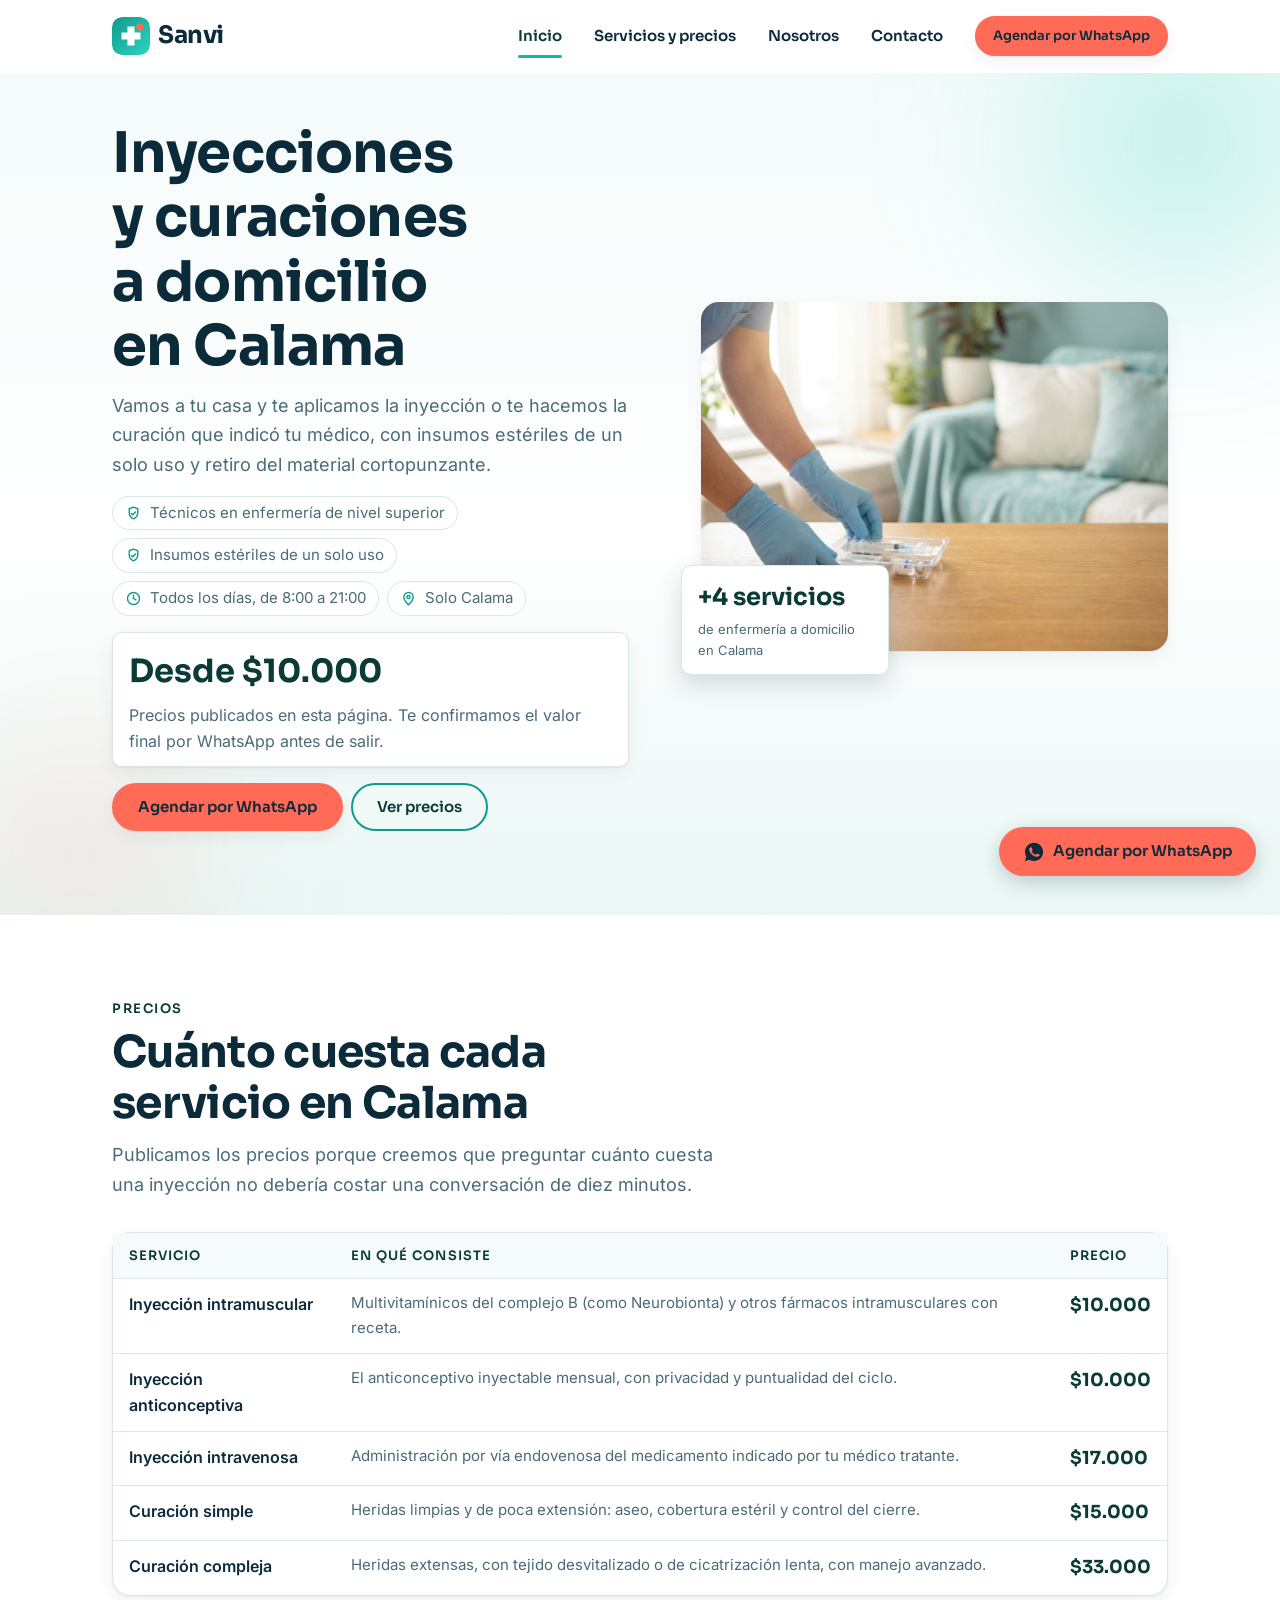
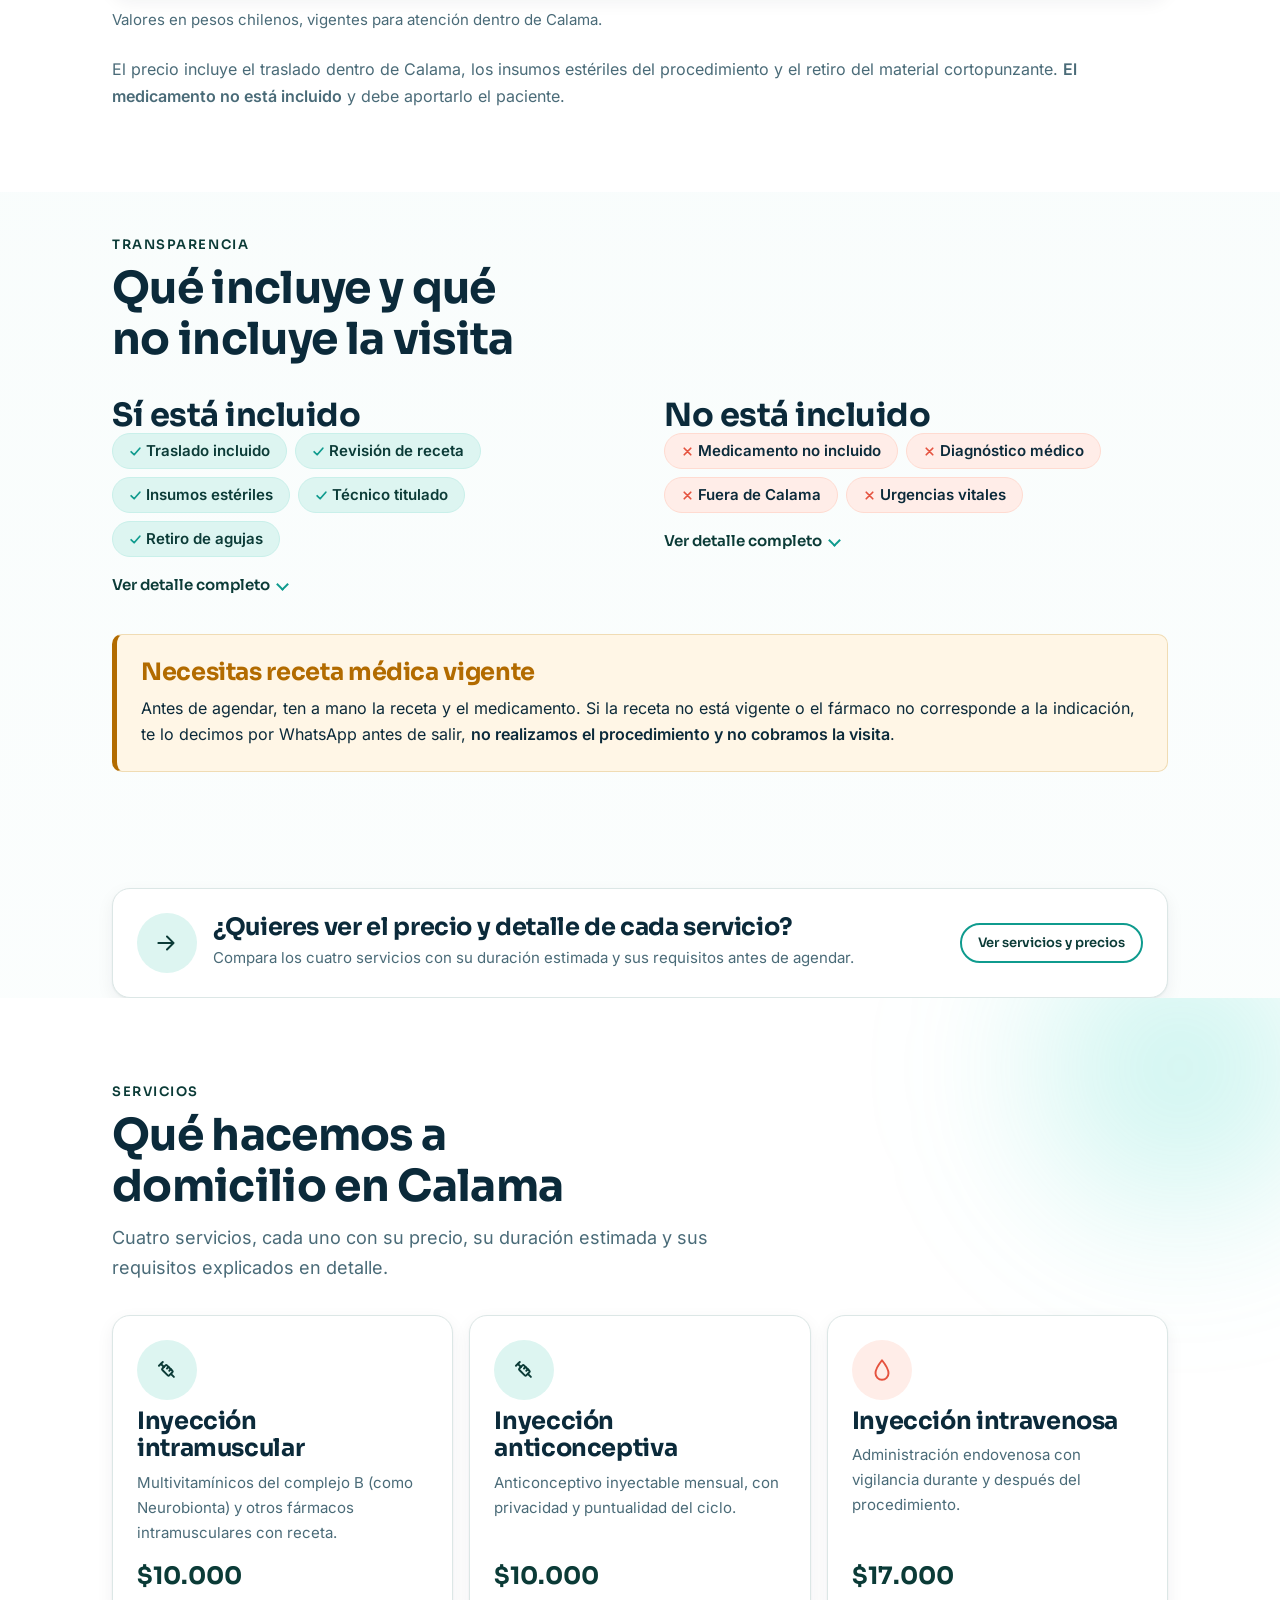
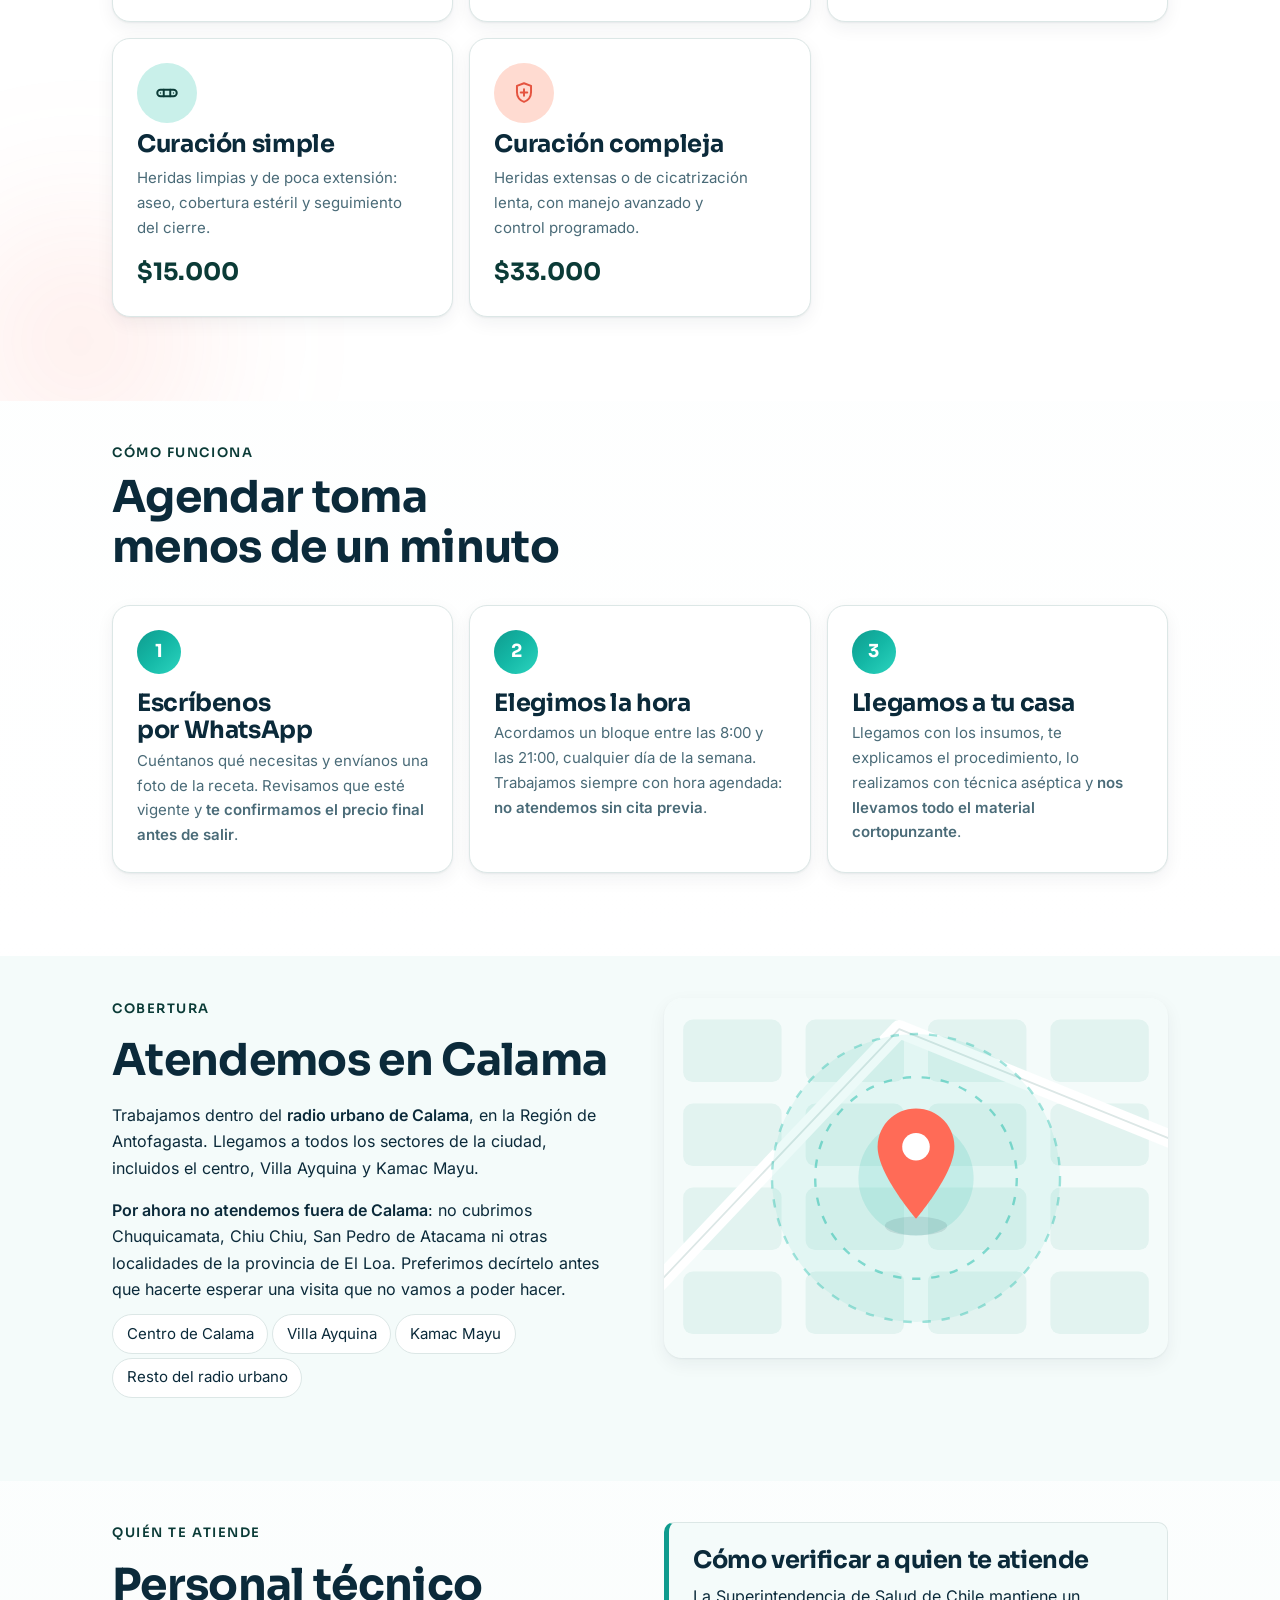
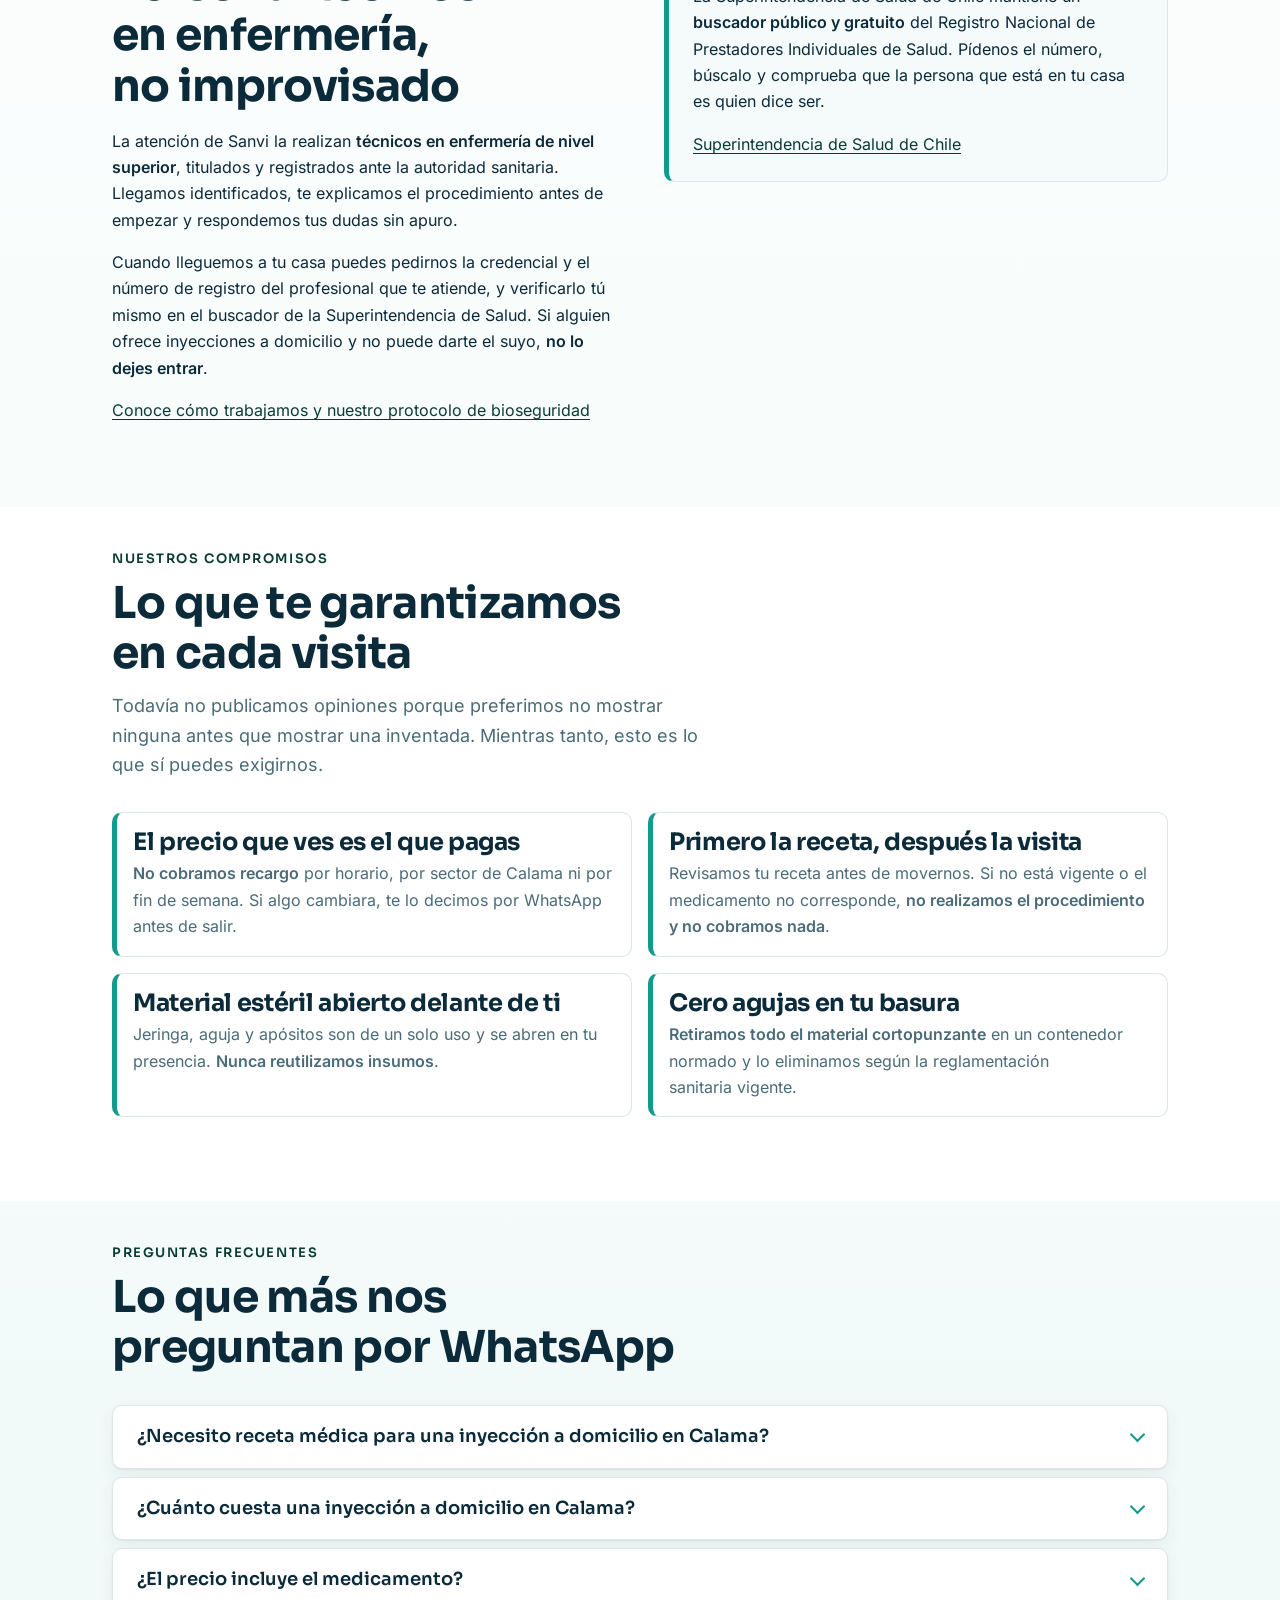
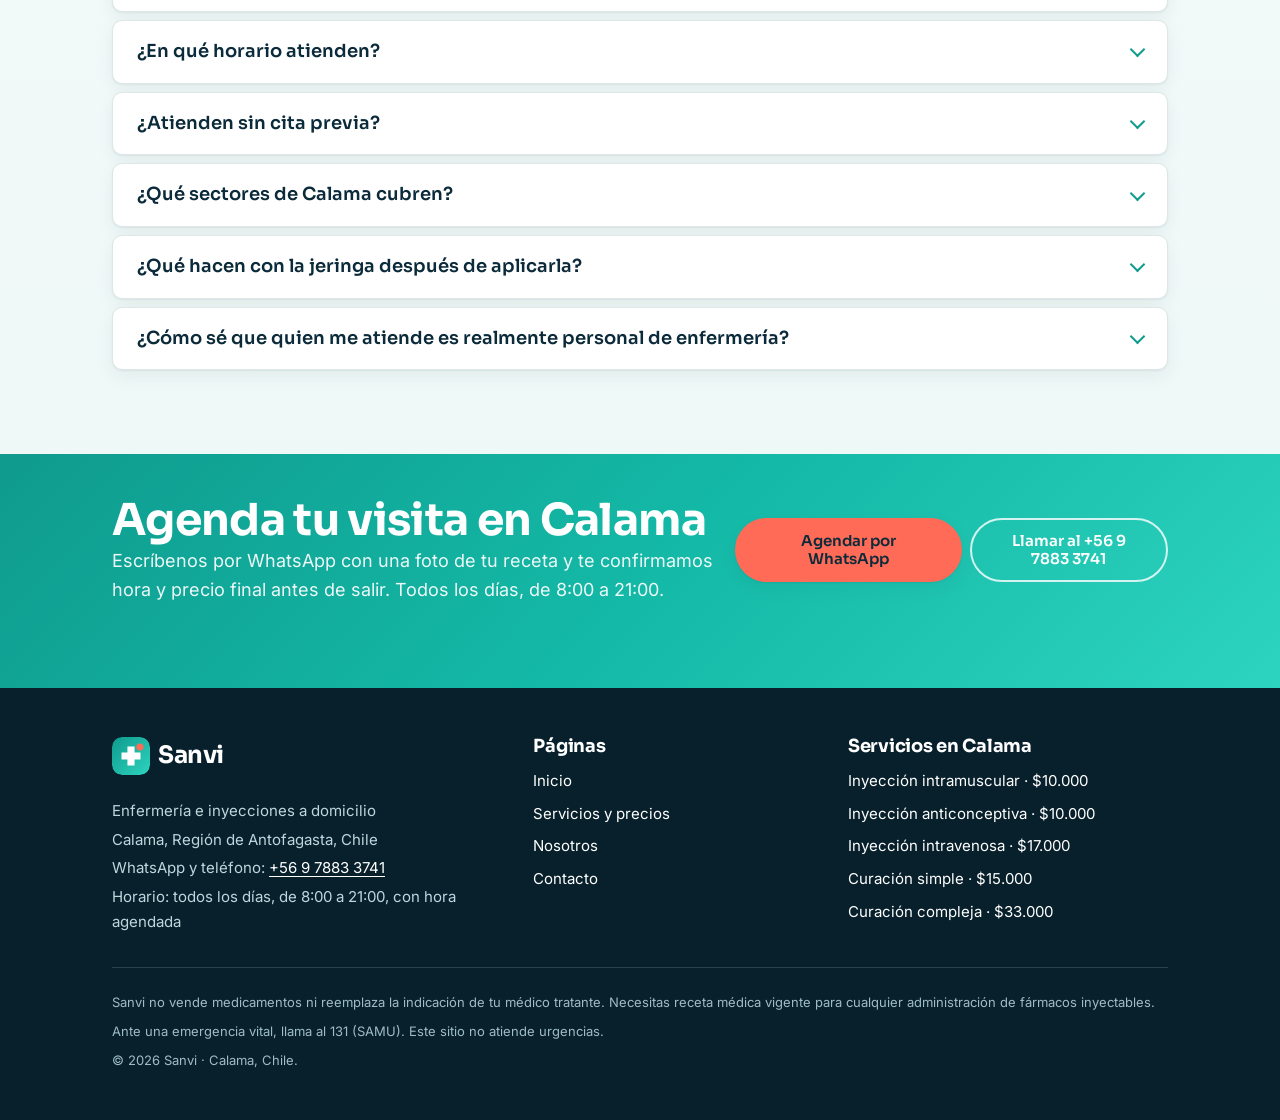
<file: sitio-sanvi/index.html>
<!DOCTYPE html>
<html lang="es-CL">
<head>
  <meta charset="utf-8">
  <meta name="viewport" content="width=device-width, initial-scale=1">
  <title>Sanvi | Enfermeria e inyecciones a domicilio en Calama</title>
  <meta name="description" content="Enfermeria e inyecciones a domicilio en Calama. Intramuscular $10.000, intravenosa $17.000 y curaciones. Atencion de 8:00 a 21:00 con hora agendada.">
  <meta name="robots" content="index, follow, max-image-preview:large">
  <meta name="theme-color" content="#0F9B8E">
  <link rel="canonical" href="https://sanvi.cl/">

  <meta property="og:type" content="website">
  <meta property="og:locale" content="es_CL">
  <meta property="og:site_name" content="Sanvi">
  <meta property="og:url" content="https://sanvi.cl/">
  <meta property="og:title" content="Sanvi | Enfermeria e inyecciones a domicilio en Calama">
  <meta property="og:description" content="Enfermeria e inyecciones a domicilio en Calama. Intramuscular $10.000, intravenosa $17.000 y curaciones. Atencion de 8:00 a 21:00 con hora agendada.">
  <meta property="og:image" content="https://sanvi.cl/assets/img/og-sanvi.png">
  <meta property="og:image:width" content="1200">
  <meta property="og:image:height" content="630">
  <meta property="og:image:alt" content="Sanvi — Enfermería e inyecciones a domicilio en Calama">
  <meta name="twitter:card" content="summary_large_image">

  <link rel="preload" as="font" type="font/woff2" crossorigin href="assets/fonts/inter-latin.woff2">
  <link rel="preload" as="font" type="font/woff2" crossorigin href="assets/fonts/sora-latin.woff2">

  <link rel="stylesheet" href="assets/css/base.css">
  <link rel="stylesheet" href="assets/css/components.css">
  <link rel="stylesheet" href="assets/css/pages.css">
  <link rel="icon" href="assets/img/favicon.svg" type="image/svg+xml">
  <link rel="apple-touch-icon" href="assets/img/apple-touch-icon.png">
  <script type="application/ld+json">
{
  "@context": "https://schema.org",
  "@graph": [
    {
      "@type": "MedicalBusiness",
      "@id": "https://sanvi.cl/#business",
      "additionalType": ["https://schema.org/Nursing", "https://www.wikidata.org/wiki/Q1145306"],
      "name": "Sanvi",
      "alternateName": "Sanvi Enfermería a Domicilio Calama",
      "description": "Servicio móvil de enfermería a domicilio en Calama: inyecciones intramusculares e intravenosas y curaciones simples y complejas, realizadas por técnicos en enfermería de nivel superior. Atención todos los días de 8:00 a 21:00, con hora agendada.",
      "url": "https://sanvi.cl/",
      "logo": {
        "@type": "ImageObject",
        "@id": "https://sanvi.cl/#logo",
        "url": "https://sanvi.cl/assets/img/logo-sanvi.png",
        "width": 512,
        "height": 512,
        "caption": "Sanvi, enfermería a domicilio en Calama"
      },
      "image": "https://sanvi.cl/assets/img/og-sanvi.png",
      "telephone": "+56978833741",
      "priceRange": "$$",
      "currenciesAccepted": "CLP",
      "medicalSpecialty": "Nursing",
      "isAcceptingNewPatients": true,
      "address": {
        "@type": "PostalAddress",
        "addressLocality": "Calama",
        "addressRegion": "Antofagasta",
        "postalCode": "1390000",
        "addressCountry": "CL"
      },
      "geo": {"@type": "GeoCoordinates", "latitude": -22.4667, "longitude": -68.9333},
      "areaServed": {
        "@type": "City",
        "name": "Calama",
        "sameAs": "https://www.wikidata.org/wiki/Q233264"
      },
      "serviceArea": {
        "@type": "GeoCircle",
        "geoMidpoint": {"@type": "GeoCoordinates", "latitude": -22.4667, "longitude": -68.9333},
        "geoRadius": "12000"
      },
      "openingHoursSpecification": [
        {
          "@type": "OpeningHoursSpecification",
          "dayOfWeek": ["Monday", "Tuesday", "Wednesday", "Thursday", "Friday", "Saturday", "Sunday"],
          "opens": "08:00",
          "closes": "21:00"
        }
      ],
      "availableLanguage": [{"@type": "Language", "name": "Spanish", "alternateName": "es"}],
      "knowsAbout": [
        "Inyección intramuscular a domicilio",
        "Inyección anticonceptiva a domicilio",
        "Inyección intravenosa a domicilio",
        "Curación de heridas simples",
        "Curación de heridas complejas",
        "Complejo vitamínico B",
        "Anticonceptivo inyectable mensual",
        "Enfermería a domicilio en Calama"
      ],
      "contactPoint": [
        {
          "@type": "ContactPoint",
          "contactType": "customer service",
          "telephone": "+56978833741",
          "availableLanguage": "es",
          "areaServed": "CL"
        }
      ],
      "hasOfferCatalog": {"@id": "https://sanvi.cl/#catalogo"}
    },
    {
      "@type": "OfferCatalog",
      "@id": "https://sanvi.cl/#catalogo",
      "name": "Servicios de enfermería a domicilio en Calama",
      "itemListElement": [
        {"@type": "Offer", "position": 1, "priceCurrency": "CLP", "price": "10000", "availability": "https://schema.org/InStock", "url": "https://sanvi.cl/inyeccion-intramuscular.html", "itemOffered": {"@id": "https://sanvi.cl/inyeccion-intramuscular.html#service"}},
        {"@type": "Offer", "position": 2, "priceCurrency": "CLP", "price": "10000", "availability": "https://schema.org/InStock", "url": "https://sanvi.cl/inyeccion-anticonceptiva.html", "itemOffered": {"@id": "https://sanvi.cl/inyeccion-anticonceptiva.html#service"}},
        {"@type": "Offer", "position": 3, "priceCurrency": "CLP", "price": "17000", "availability": "https://schema.org/InStock", "url": "https://sanvi.cl/inyeccion-intravenosa.html", "itemOffered": {"@id": "https://sanvi.cl/inyeccion-intravenosa.html#service"}},
        {"@type": "Offer", "position": 4, "priceCurrency": "CLP", "price": "15000", "availability": "https://schema.org/InStock", "url": "https://sanvi.cl/curacion-simple.html", "itemOffered": {"@id": "https://sanvi.cl/curacion-simple.html#service"}},
        {"@type": "Offer", "position": 5, "priceCurrency": "CLP", "price": "33000", "availability": "https://schema.org/InStock", "url": "https://sanvi.cl/curacion-compleja.html", "itemOffered": {"@id": "https://sanvi.cl/curacion-compleja.html#service"}}
      ]
    },
    {
      "@type": "Service",
      "@id": "https://sanvi.cl/inyeccion-intramuscular.html#service",
      "name": "Inyección intramuscular a domicilio en Calama",
      "serviceType": "Administración de inyección intramuscular",
      "description": "Aplicación a domicilio de medicamentos por vía intramuscular en Calama, incluidos multivitamínicos del complejo B (como Neurobionta) y otros fármacos intramusculares con receta. No incluye el anticonceptivo inyectable mensual, que tiene su propia página. Requiere receta médica vigente. No incluye la venta del medicamento.",
      "url": "https://sanvi.cl/inyeccion-intramuscular.html",
      "provider": {"@id": "https://sanvi.cl/#business"},
      "areaServed": {"@type": "City", "name": "Calama", "sameAs": "https://www.wikidata.org/wiki/Q233264"},
      "offers": {"@type": "Offer", "priceCurrency": "CLP", "price": "10000", "availability": "https://schema.org/InStock", "url": "https://sanvi.cl/inyeccion-intramuscular.html", "eligibleRegion": {"@type": "City", "name": "Calama"}}
    },
    {
      "@type": "Service",
      "@id": "https://sanvi.cl/inyeccion-anticonceptiva.html#service",
      "name": "Inyección anticonceptiva a domicilio en Calama",
      "serviceType": "Administración de anticonceptivo inyectable mensual",
      "description": "Aplicación a domicilio del anticonceptivo inyectable mensual en Calama, con privacidad y puntualidad del ciclo. Requiere receta médica vigente. No incluye la venta del medicamento.",
      "url": "https://sanvi.cl/inyeccion-anticonceptiva.html",
      "provider": {"@id": "https://sanvi.cl/#business"},
      "areaServed": {"@type": "City", "name": "Calama", "sameAs": "https://www.wikidata.org/wiki/Q233264"},
      "offers": {"@type": "Offer", "priceCurrency": "CLP", "price": "10000", "availability": "https://schema.org/InStock", "url": "https://sanvi.cl/inyeccion-anticonceptiva.html", "eligibleRegion": {"@type": "City", "name": "Calama"}}
    },
    {
      "@type": "Service",
      "@id": "https://sanvi.cl/inyeccion-intravenosa.html#service",
      "name": "Inyección intravenosa a domicilio en Calama",
      "serviceType": "Administración de medicamento por vía intravenosa",
      "description": "Administración a domicilio de medicamentos por vía endovenosa en Calama, con vigilancia durante y después del procedimiento. Requiere receta médica vigente que especifique la vía intravenosa. No incluye la venta del medicamento.",
      "url": "https://sanvi.cl/inyeccion-intravenosa.html",
      "provider": {"@id": "https://sanvi.cl/#business"},
      "areaServed": {"@type": "City", "name": "Calama", "sameAs": "https://www.wikidata.org/wiki/Q233264"},
      "offers": {"@type": "Offer", "priceCurrency": "CLP", "price": "17000", "availability": "https://schema.org/InStock", "url": "https://sanvi.cl/inyeccion-intravenosa.html", "eligibleRegion": {"@type": "City", "name": "Calama"}}
    },
    {
      "@type": "Service",
      "@id": "https://sanvi.cl/curacion-simple.html#service",
      "name": "Curación simple de heridas a domicilio en Calama",
      "serviceType": "Curación de herida simple",
      "description": "Curación a domicilio de heridas limpias y de poca extensión en Calama: valoración, aseo con suero fisiológico, cobertura estéril, indicaciones de cuidado y retiro del material contaminado.",
      "url": "https://sanvi.cl/curacion-simple.html",
      "provider": {"@id": "https://sanvi.cl/#business"},
      "areaServed": {"@type": "City", "name": "Calama", "sameAs": "https://www.wikidata.org/wiki/Q233264"},
      "offers": {"@type": "Offer", "priceCurrency": "CLP", "price": "15000", "availability": "https://schema.org/InStock", "url": "https://sanvi.cl/curacion-simple.html", "eligibleRegion": {"@type": "City", "name": "Calama"}}
    },
    {
      "@type": "Service",
      "@id": "https://sanvi.cl/curacion-compleja.html#service",
      "name": "Curación compleja de heridas a domicilio en Calama",
      "serviceType": "Curación avanzada de herida compleja",
      "description": "Curación a domicilio en Calama de heridas extensas, profundas o de cicatrización lenta, como úlceras por presión y pie diabético: valoración, aseo, manejo del tejido no viable cuando está indicado, cobertura avanzada y registro de la evolución. Requiere indicación médica.",
      "url": "https://sanvi.cl/curacion-compleja.html",
      "provider": {"@id": "https://sanvi.cl/#business"},
      "areaServed": {"@type": "City", "name": "Calama", "sameAs": "https://www.wikidata.org/wiki/Q233264"},
      "offers": {"@type": "Offer", "priceCurrency": "CLP", "price": "33000", "availability": "https://schema.org/InStock", "url": "https://sanvi.cl/curacion-compleja.html", "eligibleRegion": {"@type": "City", "name": "Calama"}}
    },
    {
      "@type": "WebSite",
      "@id": "https://sanvi.cl/#website",
      "url": "https://sanvi.cl/",
      "name": "Sanvi",
      "inLanguage": "es-CL",
      "publisher": {"@id": "https://sanvi.cl/#business"}
    },
    {
      "@type": "WebPage",
      "@id": "https://sanvi.cl/#webpage",
      "url": "https://sanvi.cl/",
      "name": "Inyecciones a domicilio en Calama | Sanvi Enfermería",
      "description": "Inyecciones y curaciones a domicilio en Calama, aplicadas por técnicos en enfermería de nivel superior. Desde $10.000. Agenda por WhatsApp, de 8:00 a 21:00.",
      "inLanguage": "es-CL",
      "isPartOf": {"@id": "https://sanvi.cl/#website"},
      "about": {"@id": "https://sanvi.cl/#business"},
      "primaryImageOfPage": {"@id": "https://sanvi.cl/#logo"},
      "datePublished": "2026-09-05",
      "dateModified": "2026-10-07",
      "breadcrumb": {"@id": "https://sanvi.cl/#breadcrumb"}
    },
    {
      "@type": "BreadcrumbList",
      "@id": "https://sanvi.cl/#breadcrumb",
      "itemListElement": [
        {"@type": "ListItem", "position": 1, "name": "Inicio", "item": "https://sanvi.cl/"}
      ]
    }
  ]
}
  </script>
</head>
<body>
<a class="skip-link" href="#main">Saltar al contenido</a>
<header class="site-header" id="site-header">
  <div class="container site-header__inner">
    <a class="brand" href="index.html">
      <svg class="brand__mark" viewBox="0 0 64 64" width="38" height="38" aria-hidden="true" focusable="false">
        <defs><linearGradient id="brandHead" x1="0" y1="0" x2="1" y2="1">
          <stop offset="0" stop-color="#0F9B8E"/><stop offset="1" stop-color="#2DD4BF"/>
        </linearGradient></defs>
        <rect width="64" height="64" rx="16" fill="url(#brandHead)"/>
        <path d="M26 16h12v10h10v12H38v10H26V38H16V26h10z" fill="#fff"/>
        <circle cx="47" cy="17" r="6" fill="#FF6B57"/>
      </svg>
      <span class="brand__name">Sanvi</span>
    </a>
    <button class="nav-toggle" type="button" aria-expanded="false" aria-controls="site-nav">
      <span class="nav-toggle__bars" aria-hidden="true"></span>
      <span class="sr-only">Abrir menú de navegación</span>
    </button>
    <nav class="site-nav" id="site-nav" aria-label="Navegación principal">
      <ul class="site-nav__list">
        <li><a href="index.html" aria-current="page">Inicio</a></li>
        <li><a href="servicios.html">Servicios y precios</a></li>
        <li><a href="nosotros.html">Nosotros</a></li>
        <li><a href="contacto.html">Contacto</a></li>
      </ul>
      <a class="btn btn--primary btn--sm site-nav__cta" href="https://wa.me/56978833741?text=Hola%20Sanvi%2C%20quiero%20agendar%20una%20atenci%C3%B3n%20de%20enfermer%C3%ADa%20a%20domicilio%20en%20Calama.">Agendar por WhatsApp</a>
    </nav>
  </div>
</header>
<main id="main">

  <section class="hero bg-blobs">
    <div class="container hero__grid">
      <div>
        <h1>Inyecciones y curaciones a domicilio en Calama</h1>
        <p class="lede">Vamos a tu casa y te aplicamos la inyección o te hacemos la curación que indicó tu médico, con insumos estériles de un solo uso y retiro del material cortopunzante.</p>
        <ul class="badge-row hero__badges">
          <li class="badge badge--icon"><svg class="badge__icon" viewBox="0 0 24 24" width="17" height="17" fill="none" stroke="currentColor" stroke-width="2" stroke-linecap="round" stroke-linejoin="round" aria-hidden="true" focusable="false"><path d="M12 3 18 5.3 V10.5 C18 15 15 18.2 12 19.5 9 18.2 6 15 6 10.5 V5.3 Z"/><path d="M9.2 12 11 13.8 15 9.8"/></svg>Técnicos en enfermería de nivel superior</li>
          <li class="badge badge--icon"><svg class="badge__icon" viewBox="0 0 24 24" width="17" height="17" fill="none" stroke="currentColor" stroke-width="2" stroke-linecap="round" stroke-linejoin="round" aria-hidden="true" focusable="false"><path d="M12 3 18 5.3 V10.5 C18 15 15 18.2 12 19.5 9 18.2 6 15 6 10.5 V5.3 Z"/><path d="M9.2 12 11 13.8 15 9.8"/></svg>Insumos estériles de un solo uso</li>
          <li class="badge badge--icon"><svg class="badge__icon" viewBox="0 0 24 24" width="17" height="17" fill="none" stroke="currentColor" stroke-width="2" stroke-linecap="round" stroke-linejoin="round" aria-hidden="true" focusable="false"><circle cx="12" cy="12" r="8.5"/><line x1="12" y1="12" x2="12" y2="7.2"/><line x1="12" y1="12" x2="15.3" y2="13.8"/></svg>Todos los días, de 8:00 a 21:00</li>
          <li class="badge badge--icon"><svg class="badge__icon" viewBox="0 0 24 24" width="17" height="17" fill="none" stroke="currentColor" stroke-width="2" stroke-linecap="round" stroke-linejoin="round" aria-hidden="true" focusable="false"><path d="M12 21s-6.5-6-6.5-11A6.5 6.5 0 0 1 18.5 10c0 5-6.5 11-6.5 11Z"/><circle cx="12" cy="10" r="2.2"/></svg>Solo Calama</li>
        </ul>
        <p class="hero__price"><b>Desde $10.000</b> <span>Precios publicados en esta página. Te confirmamos el valor final por WhatsApp antes de salir.</span></p>
        <div class="hero__actions">
          <a class="btn btn--primary" href="https://wa.me/56978833741?text=Hola%20Sanvi%2C%20quiero%20agendar%20una%20atenci%C3%B3n%20de%20enfermer%C3%ADa%20a%20domicilio%20en%20Calama.">Agendar por WhatsApp</a>
          <a class="btn btn--ghost" href="#precios">Ver precios</a>
        </div>
      </div>
      <div class="hero__media">
        <div class="hero__photo-wrap">
          <img src="assets/img/hero-foto-inyeccion.jpg" width="1100" height="821" alt="Manos con guantes preparando una bandeja de inyección estéril sobre una mesa de madera, en la sala de un hogar" fetchpriority="high" decoding="async">
          <p class="hero__float-card"><strong>+4 servicios</strong><span>de enfermería a domicilio en Calama</span></p>
        </div>
      </div>
    </div>
  </section>

  <section class="section section--surface" id="precios">
    <div class="container">
      <div class="section__head">
        <p class="eyebrow">Precios</p>
        <h2>Cuánto cuesta cada servicio en Calama</h2>
        <p class="lede">Publicamos los precios porque creemos que preguntar cuánto cuesta una inyección no debería costar una conversación de diez minutos.</p>
      </div>
      <table class="price-table">
        <caption>Valores en pesos chilenos, vigentes para atención dentro de Calama.</caption>
        <thead>
          <tr><th scope="col">Servicio</th><th scope="col">En qué consiste</th><th scope="col">Precio</th></tr>
        </thead>
        <tbody>
          <tr>
            <td class="price-table__name"><a href="inyeccion-intramuscular.html">Inyección intramuscular</a></td>
            <td class="price-table__desc" data-label="En qué consiste">Multivitamínicos del complejo B (como Neurobionta) y otros fármacos intramusculares con receta.</td>
            <td class="price-table__price" data-label="Precio">$10.000</td>
          </tr>
          <tr>
            <td class="price-table__name"><a href="inyeccion-anticonceptiva.html">Inyección anticonceptiva</a></td>
            <td class="price-table__desc" data-label="En qué consiste">El anticonceptivo inyectable mensual, con privacidad y puntualidad del ciclo.</td>
            <td class="price-table__price" data-label="Precio">$10.000</td>
          </tr>
          <tr>
            <td class="price-table__name"><a href="inyeccion-intravenosa.html">Inyección intravenosa</a></td>
            <td class="price-table__desc" data-label="En qué consiste">Administración por vía endovenosa del medicamento indicado por tu médico tratante.</td>
            <td class="price-table__price" data-label="Precio">$17.000</td>
          </tr>
          <tr>
            <td class="price-table__name"><a href="curacion-simple.html">Curación simple</a></td>
            <td class="price-table__desc" data-label="En qué consiste">Heridas limpias y de poca extensión: aseo, cobertura estéril y control del cierre.</td>
            <td class="price-table__price" data-label="Precio">$15.000</td>
          </tr>
          <tr>
            <td class="price-table__name"><a href="curacion-compleja.html">Curación compleja</a></td>
            <td class="price-table__desc" data-label="En qué consiste">Heridas extensas, con tejido desvitalizado o de cicatrización lenta, con manejo avanzado.</td>
            <td class="price-table__price" data-label="Precio">$33.000</td>
          </tr>
        </tbody>
      </table>
      <p class="u-mt-2 u-text-muted">El precio incluye el traslado dentro de Calama, los insumos estériles del procedimiento y el retiro del material cortopunzante. <strong>El medicamento no está incluido</strong> y debe aportarlo el paciente.</p>
    </div>
  </section>

  <section class="section" id="que-incluye">
    <div class="container">
      <div class="section__head">
        <p class="eyebrow">Transparencia</p>
        <h2>Qué incluye y qué no incluye la visita</h2>
      </div>
      <div class="split">
        <div class="stack">
          <h3>Sí está incluido</h3>
          <ul class="chip-row">
            <li class="chip chip--yes"><svg class="chip__icon" viewBox="0 0 24 24" aria-hidden="true" focusable="false"><path d="M4 12.5 9.5 18 20 6" fill="none" stroke="currentColor" stroke-width="3.2" stroke-linecap="round" stroke-linejoin="round"/></svg>Traslado incluido</li>
            <li class="chip chip--yes"><svg class="chip__icon" viewBox="0 0 24 24" aria-hidden="true" focusable="false"><path d="M4 12.5 9.5 18 20 6" fill="none" stroke="currentColor" stroke-width="3.2" stroke-linecap="round" stroke-linejoin="round"/></svg>Revisión de receta</li>
            <li class="chip chip--yes"><svg class="chip__icon" viewBox="0 0 24 24" aria-hidden="true" focusable="false"><path d="M4 12.5 9.5 18 20 6" fill="none" stroke="currentColor" stroke-width="3.2" stroke-linecap="round" stroke-linejoin="round"/></svg>Insumos estériles</li>
            <li class="chip chip--yes"><svg class="chip__icon" viewBox="0 0 24 24" aria-hidden="true" focusable="false"><path d="M4 12.5 9.5 18 20 6" fill="none" stroke="currentColor" stroke-width="3.2" stroke-linecap="round" stroke-linejoin="round"/></svg>Técnico titulado</li>
            <li class="chip chip--yes"><svg class="chip__icon" viewBox="0 0 24 24" aria-hidden="true" focusable="false"><path d="M4 12.5 9.5 18 20 6" fill="none" stroke="currentColor" stroke-width="3.2" stroke-linecap="round" stroke-linejoin="round"/></svg>Retiro de agujas</li>
          </ul>
          <details class="detail-expand">
            <summary>Ver detalle completo</summary>
            <ul class="checklist">
              <li><strong>El traslado hasta tu domicilio</strong>, dentro de Calama.</li>
              <li>La <strong>revisión de tu receta médica</strong> y de que el medicamento corresponda a la indicación.</li>
              <li>Jeringa, aguja, antiséptico y apósitos <strong>estériles de un solo uso</strong>, abiertos delante de ti.</li>
              <li>El procedimiento realizado con técnica aséptica por un <strong>técnico en enfermería de nivel superior</strong>.</li>
              <li>El <strong>retiro de todo el material cortopunzante</strong> en un contenedor normado.</li>
            </ul>
          </details>
        </div>
        <div class="stack">
          <h3>No está incluido</h3>
          <ul class="chip-row">
            <li class="chip chip--no"><svg class="chip__icon" viewBox="0 0 24 24" aria-hidden="true" focusable="false"><path d="M6 6l12 12M18 6L6 18" fill="none" stroke="currentColor" stroke-width="3.2" stroke-linecap="round"/></svg>Medicamento no incluido</li>
            <li class="chip chip--no"><svg class="chip__icon" viewBox="0 0 24 24" aria-hidden="true" focusable="false"><path d="M6 6l12 12M18 6L6 18" fill="none" stroke="currentColor" stroke-width="3.2" stroke-linecap="round"/></svg>Diagnóstico médico</li>
            <li class="chip chip--no"><svg class="chip__icon" viewBox="0 0 24 24" aria-hidden="true" focusable="false"><path d="M6 6l12 12M18 6L6 18" fill="none" stroke="currentColor" stroke-width="3.2" stroke-linecap="round"/></svg>Fuera de Calama</li>
            <li class="chip chip--no"><svg class="chip__icon" viewBox="0 0 24 24" aria-hidden="true" focusable="false"><path d="M6 6l12 12M18 6L6 18" fill="none" stroke="currentColor" stroke-width="3.2" stroke-linecap="round"/></svg>Urgencias vitales</li>
          </ul>
          <details class="detail-expand">
            <summary>Ver detalle completo</summary>
            <ul class="checklist checklist--no">
              <li><strong>El medicamento.</strong> En Chile su venta corresponde exclusivamente a farmacias autorizadas.</li>
              <li><strong>El diagnóstico médico o el cambio de tu indicación</strong>: trabajamos con la receta de tu médico tratante.</li>
              <li>La atención <strong>fuera de Calama</strong>.</li>
              <li>Las urgencias vitales. Ante una emergencia, <strong>llama al 131 (SAMU)</strong>.</li>
            </ul>
          </details>
        </div>
      </div>
      <div class="callout callout--warn u-mt-3">
        <h3>Necesitas receta médica vigente</h3>
        <p>Antes de agendar, ten a mano la receta y el medicamento. Si la receta no está vigente o el fármaco no corresponde a la indicación, te lo decimos por WhatsApp antes de salir, <strong>no realizamos el procedimiento y no cobramos la visita</strong>.</p>
      </div>
    </div>
  </section>

  <div class="container u-mt-3">
    <div class="nav-cue">
      <span class="nav-cue__icon card__icon" aria-hidden="true"><svg viewBox="0 0 24 24" width="24" height="24" fill="none" stroke="currentColor" stroke-width="1.8" stroke-linecap="round" stroke-linejoin="round" focusable="false"><line x1="4" y1="12" x2="17" y2="12"/><polyline points="12 6 18 12 12 18"/></svg></span>
      <div class="nav-cue__body">
        <h3>¿Quieres ver el precio y detalle de cada servicio?</h3>
        <p>Compara los cuatro servicios con su duración estimada y sus requisitos antes de agendar.</p>
      </div>
      <a class="btn btn--ghost btn--sm nav-cue__action" href="servicios.html">Ver servicios y precios</a>
    </div>
  </div>

  <section class="section section--surface bg-blobs" id="servicios">
    <div class="container">
      <div class="section__head">
        <p class="eyebrow">Servicios</p>
        <h2>Qué hacemos a domicilio en Calama</h2>
        <p class="lede">Cuatro servicios, cada uno con su precio, su duración estimada y sus requisitos explicados en detalle.</p>
      </div>
      <div class="cards-grid cards-grid--5">
        <article class="card">
          <span class="card__icon card__icon--im" aria-hidden="true"><svg viewBox="0 0 24 24" width="24" height="24" fill="none" stroke="currentColor" stroke-width="1.8" stroke-linecap="round" stroke-linejoin="round" focusable="false"><g transform="rotate(45 12 12)"><rect x="8" y="9" width="9" height="6" rx="1"/><line x1="17" y1="12" x2="21" y2="12"/><line x1="8" y1="12" x2="4" y2="12"/><line x1="4" y1="9.5" x2="4" y2="14.5"/><line x1="11" y1="9" x2="11" y2="11"/><line x1="14" y1="9" x2="14" y2="11"/></g></svg></span>
          <h3 class="card__title"><a href="inyeccion-intramuscular.html">Inyección intramuscular</a></h3>
          <p>Multivitamínicos del complejo B (como Neurobionta) y otros fármacos intramusculares con receta.</p>
          <p class="card__price">$10.000</p>
        </article>
        <article class="card">
          <span class="card__icon card__icon--im" aria-hidden="true"><svg viewBox="0 0 24 24" width="24" height="24" fill="none" stroke="currentColor" stroke-width="1.8" stroke-linecap="round" stroke-linejoin="round" focusable="false"><g transform="rotate(45 12 12)"><rect x="8" y="9" width="9" height="6" rx="1"/><line x1="17" y1="12" x2="21" y2="12"/><line x1="8" y1="12" x2="4" y2="12"/><line x1="4" y1="9.5" x2="4" y2="14.5"/><line x1="11" y1="9" x2="11" y2="11"/><line x1="14" y1="9" x2="14" y2="11"/></g></svg></span>
          <h3 class="card__title"><a href="inyeccion-anticonceptiva.html">Inyección anticonceptiva</a></h3>
          <p>Anticonceptivo inyectable mensual, con privacidad y puntualidad del ciclo.</p>
          <p class="card__price">$10.000</p>
        </article>
        <article class="card">
          <span class="card__icon card__icon--iv" aria-hidden="true"><svg viewBox="0 0 24 24" width="24" height="24" fill="none" stroke="currentColor" stroke-width="1.8" stroke-linecap="round" stroke-linejoin="round" focusable="false"><path d="M12 3c0 0-6 7.5-6 12a6 6 0 0 0 12 0c0-4.5-6-12-6-12Z"/></svg></span>
          <h3 class="card__title"><a href="inyeccion-intravenosa.html">Inyección intravenosa</a></h3>
          <p>Administración endovenosa con vigilancia durante y después del procedimiento.</p>
          <p class="card__price">$17.000</p>
        </article>
        <article class="card">
          <span class="card__icon card__icon--cs" aria-hidden="true"><svg viewBox="0 0 24 24" width="24" height="24" fill="none" stroke="currentColor" stroke-width="1.8" stroke-linecap="round" stroke-linejoin="round" focusable="false"><rect x="3" y="9" width="18" height="6" rx="3"/><line x1="9" y1="9" x2="9" y2="15"/><line x1="15" y1="9" x2="15" y2="15"/><circle cx="6" cy="12" r="0.6" fill="currentColor" stroke="none"/><circle cx="18" cy="12" r="0.6" fill="currentColor" stroke="none"/></svg></span>
          <h3 class="card__title"><a href="curacion-simple.html">Curación simple</a></h3>
          <p>Heridas limpias y de poca extensión: aseo, cobertura estéril y seguimiento del cierre.</p>
          <p class="card__price">$15.000</p>
        </article>
        <article class="card">
          <span class="card__icon card__icon--cc" aria-hidden="true"><svg viewBox="0 0 24 24" width="24" height="24" fill="none" stroke="currentColor" stroke-width="1.8" stroke-linecap="round" stroke-linejoin="round" focusable="false"><path d="M12 3 L18.5 5.5 V11 C18.5 15.5 15.5 18.8 12 20.2 C8.5 18.8 5.5 15.5 5.5 11 V5.5 Z"/><line x1="12" y1="8.5" x2="12" y2="14.5"/><line x1="9" y1="11.5" x2="15" y2="11.5"/></svg></span>
          <h3 class="card__title"><a href="curacion-compleja.html">Curación compleja</a></h3>
          <p>Heridas extensas o de cicatrización lenta, con manejo avanzado y control programado.</p>
          <p class="card__price">$33.000</p>
        </article>
      </div>
    </div>
  </section>

  <section class="section" id="como-funciona">
    <div class="container">
      <div class="section__head">
        <p class="eyebrow">Cómo funciona</p>
        <h2>Agendar toma menos de un minuto</h2>
      </div>
      <ol class="steps">
        <li class="step">
          <span class="step__num" aria-hidden="true">1</span>
          <div>
            <h3>Escríbenos por WhatsApp</h3>
            <p>Cuéntanos qué necesitas y envíanos una foto de la receta. Revisamos que esté vigente y <strong>te confirmamos el precio final antes de salir</strong>.</p>
          </div>
        </li>
        <li class="step">
          <span class="step__num" aria-hidden="true">2</span>
          <div>
            <h3>Elegimos la hora</h3>
            <p>Acordamos un bloque entre las 8:00 y las 21:00, cualquier día de la semana. Trabajamos siempre con hora agendada: <strong>no atendemos sin cita previa</strong>.</p>
          </div>
        </li>
        <li class="step">
          <span class="step__num" aria-hidden="true">3</span>
          <div>
            <h3>Llegamos a tu casa</h3>
            <p>Llegamos con los insumos, te explicamos el procedimiento, lo realizamos con técnica aséptica y <strong>nos llevamos todo el material cortopunzante</strong>.</p>
          </div>
        </li>
      </ol>
    </div>
  </section>

  <section class="section section--tint" id="cobertura">
    <div class="container split">
      <div class="stack">
        <p class="eyebrow">Cobertura</p>
        <h2>Atendemos en Calama</h2>
        <p>Trabajamos dentro del <strong>radio urbano de Calama</strong>, en la Región de Antofagasta. Llegamos a todos los sectores de la ciudad, incluidos el centro, Villa Ayquina y Kamac Mayu.</p>
        <p><strong>Por ahora no atendemos fuera de Calama</strong>: no cubrimos Chuquicamata, Chiu Chiu, San Pedro de Atacama ni otras localidades de la provincia de El Loa. Preferimos decírtelo antes que hacerte esperar una visita que no vamos a poder hacer.</p>
        <ul class="coverage__list">
          <li>Centro de Calama</li>
          <li>Villa Ayquina</li>
          <li>Kamac Mayu</li>
          <li>Resto del radio urbano</li>
        </ul>
      </div>
      <div class="coverage__media">
        <img src="assets/img/cobertura-calama.svg" width="420" height="300" alt="Mapa estilizado del área de cobertura de Sanvi dentro del radio urbano de Calama" loading="lazy" decoding="async">
      </div>
    </div>
  </section>

  <section class="section" id="equipo">
    <div class="container split">
      <div class="stack">
        <p class="eyebrow">Quién te atiende</p>
        <h2>Personal técnico en enfermería, no improvisado</h2>
        <p>La atención de Sanvi la realizan <strong>técnicos en enfermería de nivel superior</strong>, titulados y registrados ante la autoridad sanitaria. Llegamos identificados, te explicamos el procedimiento antes de empezar y respondemos tus dudas sin apuro.</p>
        <p>Cuando lleguemos a tu casa puedes pedirnos la credencial y el número de registro del profesional que te atiende, y verificarlo tú mismo en el buscador de la Superintendencia de Salud. Si alguien ofrece inyecciones a domicilio y no puede darte el suyo, <strong>no lo dejes entrar</strong>.</p>
        <p><a href="nosotros.html">Conoce cómo trabajamos y nuestro protocolo de bioseguridad</a></p>
      </div>
      <div class="callout">
        <h3>Cómo verificar a quien te atiende</h3>
        <p>La Superintendencia de Salud de Chile mantiene un <strong>buscador público y gratuito</strong> del Registro Nacional de Prestadores Individuales de Salud. Pídenos el número, búscalo y comprueba que la persona que está en tu casa es quien dice ser.</p>
        <p><a href="https://www.superdesalud.gob.cl/" target="_blank" rel="noopener">Superintendencia de Salud de Chile</a></p>
      </div>
    </div>
  </section>

  <section class="section section--surface" id="opiniones">
    <div class="container">
      <div class="section__head">
        <p class="eyebrow">Nuestros compromisos</p>
        <h2>Lo que te garantizamos en cada visita</h2>
        <p class="lede">Todavía no publicamos opiniones porque preferimos no mostrar ninguna antes que mostrar una inventada. Mientras tanto, esto es lo que sí puedes exigirnos.</p>
      </div>
      <ul class="commitments">
        <li>
          <h3>El precio que ves es el que pagas</h3>
          <p><strong>No cobramos recargo</strong> por horario, por sector de Calama ni por fin de semana. Si algo cambiara, te lo decimos por WhatsApp antes de salir.</p>
        </li>
        <li>
          <h3>Primero la receta, después la visita</h3>
          <p>Revisamos tu receta antes de movernos. Si no está vigente o el medicamento no corresponde, <strong>no realizamos el procedimiento y no cobramos nada</strong>.</p>
        </li>
        <li>
          <h3>Material estéril abierto delante de ti</h3>
          <p>Jeringa, aguja y apósitos son de un solo uso y se abren en tu presencia. <strong>Nunca reutilizamos insumos</strong>.</p>
        </li>
        <li>
          <h3>Cero agujas en tu basura</h3>
          <p><strong>Retiramos todo el material cortopunzante</strong> en un contenedor normado y lo eliminamos según la reglamentación sanitaria vigente.</p>
        </li>
      </ul>
    </div>
  </section>

  <section class="section" id="faq">
    <div class="container">
      <div class="section__head">
        <p class="eyebrow">Preguntas frecuentes</p>
        <h2>Lo que más nos preguntan por WhatsApp</h2>
      </div>
      <div class="faq">
        <details class="faq__item" name="faq-home">
          <summary>¿Necesito receta médica para una inyección a domicilio en Calama?</summary>
          <div><p>Sí. En Chile se exige <strong>receta médica vigente</strong> para administrar cualquier medicamento inyectable, incluidos el anticonceptivo mensual y el complejo vitamínico B. Revisamos la receta antes de aplicar y, si no la tienes, no realizamos el procedimiento y no cobramos la visita.</p></div>
        </details>
        <details class="faq__item" name="faq-home">
          <summary>¿Cuánto cuesta una inyección a domicilio en Calama?</summary>
          <div><p>Una inyección intramuscular a domicilio en Calama cuesta <strong>$10.000 y una intravenosa, $17.000</strong>. El valor incluye el traslado dentro de Calama, los insumos estériles y el retiro del material cortopunzante.</p></div>
        </details>
        <details class="faq__item" name="faq-home">
          <summary>¿El precio incluye el medicamento?</summary>
          <div><p>No. <strong>El medicamento debe aportarlo el paciente</strong>, porque en Chile la venta de fármacos corresponde exclusivamente a farmacias autorizadas. Nosotros llevamos la jeringa, la aguja, el antiséptico y el contenedor de residuos.</p></div>
        </details>
        <details class="faq__item" name="faq-home">
          <summary>¿En qué horario atienden?</summary>
          <div><p>Atendemos todos los días <strong>de 8:00 a 21:00</strong>, siempre con hora agendada previamente por WhatsApp.</p></div>
        </details>
        <details class="faq__item" name="faq-home">
          <summary>¿Atienden sin cita previa?</summary>
          <div><p>No. <strong>Trabajamos exclusivamente con agendamiento previo</strong> para poder confirmarte una hora de llegada realista y llevar los insumos correctos para tu procedimiento.</p></div>
        </details>
        <details class="faq__item" name="faq-home">
          <summary>¿Qué sectores de Calama cubren?</summary>
          <div><p>Cubrimos todo el radio urbano de Calama, incluidos el centro, Villa Ayquina y Kamac Mayu. <strong>No atendemos fuera de Calama</strong>.</p></div>
        </details>
        <details class="faq__item" name="faq-home">
          <summary>¿Qué hacen con la jeringa después de aplicarla?</summary>
          <div><p>Retiramos todo el material cortopunzante en un contenedor normado y lo eliminamos según la reglamentación sanitaria chilena de residuos de establecimientos de atención de salud. <strong>Nunca dejamos agujas en tu basura domiciliaria</strong>.</p></div>
        </details>
        <details class="faq__item" name="faq-home">
          <summary>¿Cómo sé que quien me atiende es realmente personal de enfermería?</summary>
          <div><p>Puedes pedirnos la credencial y el número de registro del profesional que llega a tu domicilio y <strong>verificarlo gratis en el buscador de la Superintendencia de Salud</strong>. Llegamos identificados y te explicamos el procedimiento antes de comenzar.</p></div>
        </details>
      </div>
    </div>
  </section>

  <section class="section cta-band" id="agendar">
    <div class="container cta-band__inner">
      <div>
        <h2>Agenda tu visita en Calama</h2>
        <p class="lede">Escríbenos por WhatsApp con una foto de tu receta y te confirmamos hora y precio final antes de salir. Todos los días, de 8:00 a 21:00.</p>
      </div>
      <div class="cta-band__actions">
        <a class="btn btn--primary" href="https://wa.me/56978833741?text=Hola%20Sanvi%2C%20quiero%20agendar%20una%20atenci%C3%B3n%20de%20enfermer%C3%ADa%20a%20domicilio%20en%20Calama.">Agendar por WhatsApp</a>
        <a class="btn btn--ghost" href="tel:+56978833741">Llamar al +56 9 7883 3741</a>
      </div>
    </div>
  </section>

</main>
<footer class="site-footer">
  <div class="container">
    <div class="footer__grid">
      <div class="footer__col">
        <a class="brand u-text-inverse" href="index.html">
          <svg class="brand__mark" viewBox="0 0 64 64" width="38" height="38" aria-hidden="true" focusable="false">
            <defs><linearGradient id="brandFoot" x1="0" y1="0" x2="1" y2="1">
              <stop offset="0" stop-color="#0F9B8E"/><stop offset="1" stop-color="#2DD4BF"/>
            </linearGradient></defs>
            <rect width="64" height="64" rx="16" fill="url(#brandFoot)"/>
            <path d="M26 16h12v10h10v12H38v10H26V38H16V26h10z" fill="#fff"/>
            <circle cx="47" cy="17" r="6" fill="#FF6B57"/>
          </svg>
          <span class="brand__name">Sanvi</span>
        </a>
        <address class="footer__nap u-mt-1">
          <span>Enfermería e inyecciones a domicilio</span>
          <span>Calama, Región de Antofagasta, Chile</span>
          <span>WhatsApp y teléfono: <a href="tel:+56978833741">+56 9 7883 3741</a></span>
          <span>Horario: todos los días, de 8:00 a 21:00, con hora agendada</span>
        </address>
      </div>
      <div class="footer__col">
        <h2>Páginas</h2>
        <ul>
          <li><a href="index.html">Inicio</a></li>
          <li><a href="servicios.html">Servicios y precios</a></li>
          <li><a href="nosotros.html">Nosotros</a></li>
          <li><a href="contacto.html">Contacto</a></li>
        </ul>
      </div>
      <div class="footer__col">
        <h2>Servicios en Calama</h2>
        <ul>
          <li><a href="inyeccion-intramuscular.html">Inyección intramuscular · $10.000</a></li>
          <li><a href="inyeccion-anticonceptiva.html">Inyección anticonceptiva · $10.000</a></li>
          <li><a href="inyeccion-intravenosa.html">Inyección intravenosa · $17.000</a></li>
          <li><a href="curacion-simple.html">Curación simple · $15.000</a></li>
          <li><a href="curacion-compleja.html">Curación compleja · $33.000</a></li>
        </ul>
      </div>
    </div>
    <div class="footer__note">
      <p>Sanvi no vende medicamentos ni reemplaza la indicación de tu médico tratante. Necesitas receta médica vigente para cualquier administración de fármacos inyectables.</p>
      <p>Ante una emergencia vital, llama al 131 (SAMU). Este sitio no atiende urgencias.</p>
      <p>© 2026 Sanvi · Calama, Chile.</p>
    </div>
  </div>
</footer>

<a class="wa-fab" href="https://wa.me/56978833741?text=Hola%20Sanvi%2C%20quiero%20agendar%20una%20atenci%C3%B3n%20de%20enfermer%C3%ADa%20a%20domicilio%20en%20Calama." aria-label="Agendar por WhatsApp al +56 9 7883 3741">
  <svg viewBox="0 0 24 24" width="22" height="22" aria-hidden="true" focusable="false">
    <path fill="currentColor" d="M12.04 2C6.6 2 2.2 6.4 2.2 11.84c0 1.94.53 3.75 1.44 5.3L2 22l4.99-1.6a9.8 9.8 0 0 0 5.05 1.38h.01c5.43 0 9.84-4.4 9.84-9.84C21.89 6.4 17.48 2 12.04 2zm5.72 13.9c-.24.68-1.4 1.3-1.94 1.34-.5.05-.98.23-3.3-.7-2.79-1.1-4.56-3.94-4.7-4.13-.13-.19-1.12-1.5-1.12-2.85 0-1.36.71-2.02.96-2.3.25-.27.55-.34.73-.34h.53c.17 0 .4-.06.62.48.24.57.8 1.98.87 2.12.07.14.12.31.02.5-.1.19-.15.31-.29.48-.15.16-.31.37-.44.5-.15.14-.3.3-.13.58.17.29.76 1.25 1.63 2.03 1.12 1 2.06 1.3 2.35 1.45.29.14.46.12.63-.07.17-.2.72-.85.92-1.14.19-.29.38-.24.64-.14.26.09 1.66.78 1.95.93.29.14.48.21.55.33.07.12.07.69-.17 1.36z"/>
  </svg>
  <span class="wa-fab__text">Agendar por WhatsApp</span>
</a>
<script src="assets/js/site.js" defer></script>
</body>
</html>
</file>
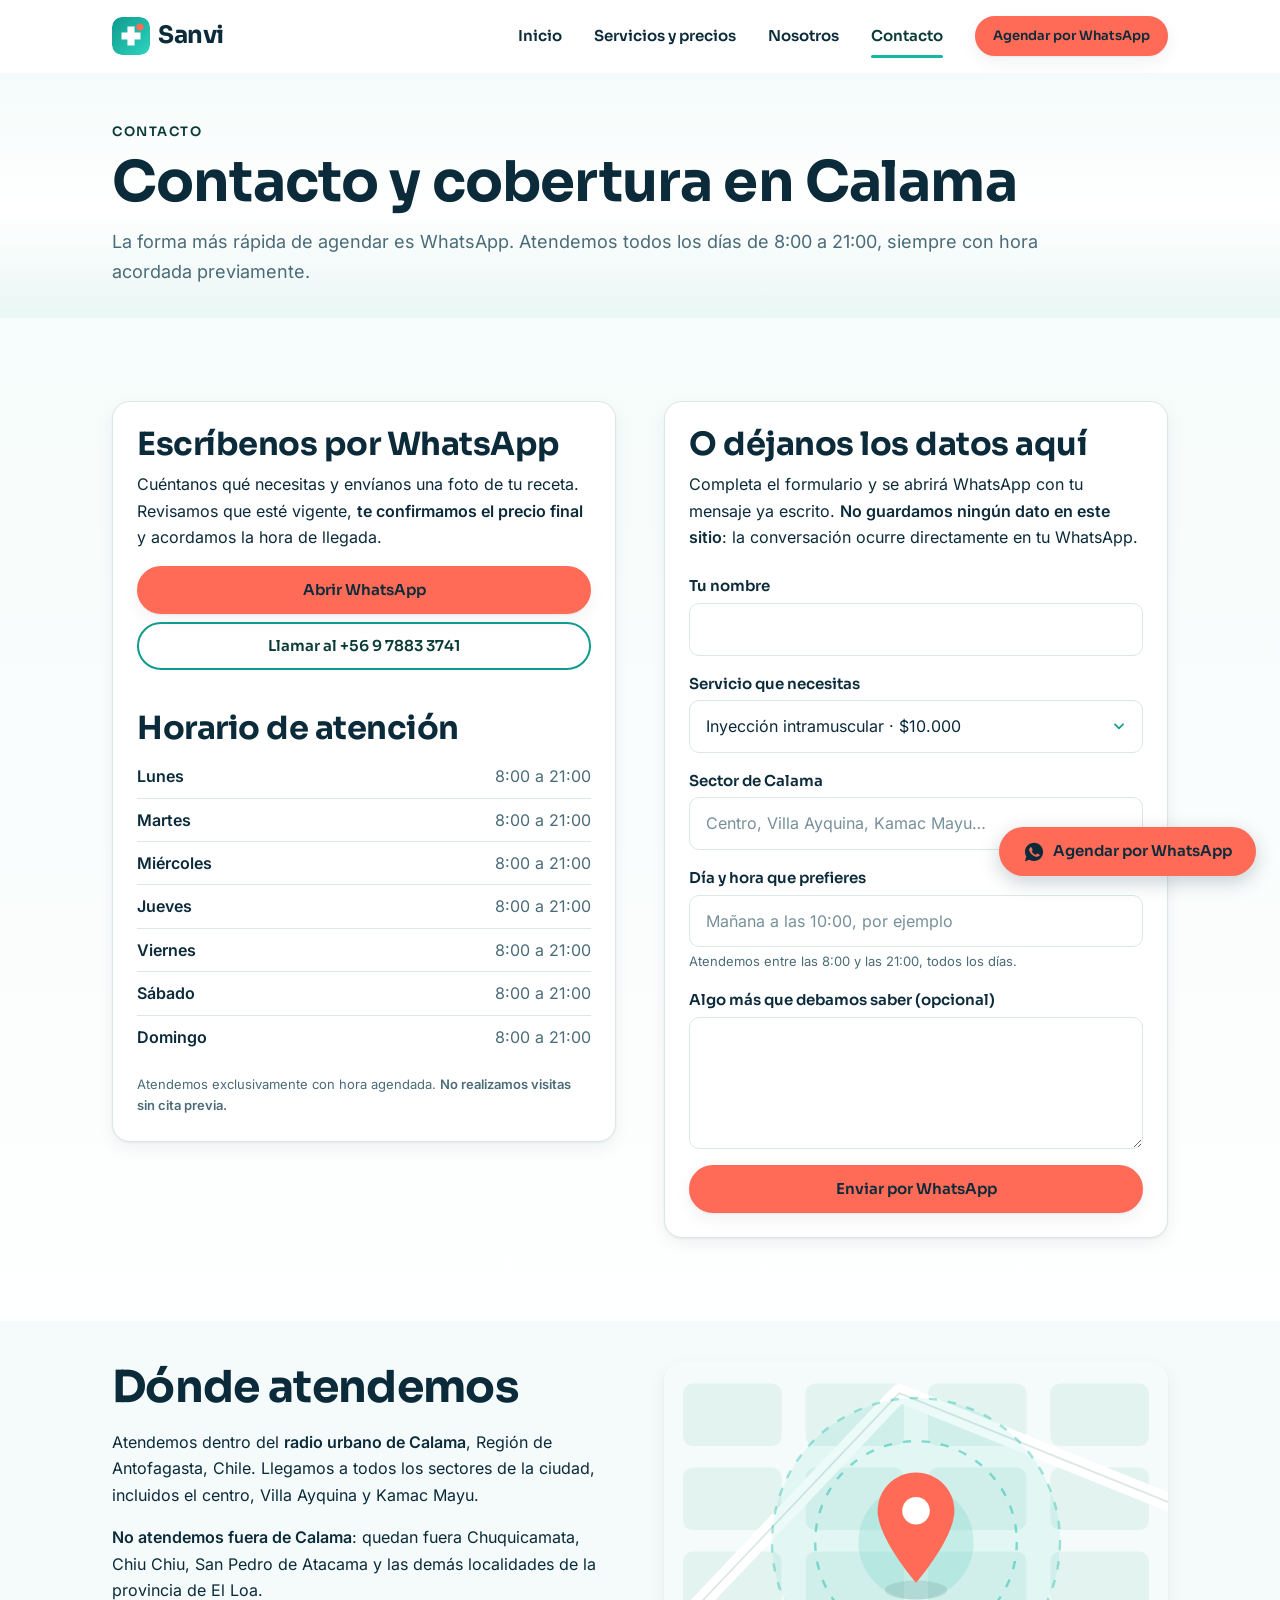
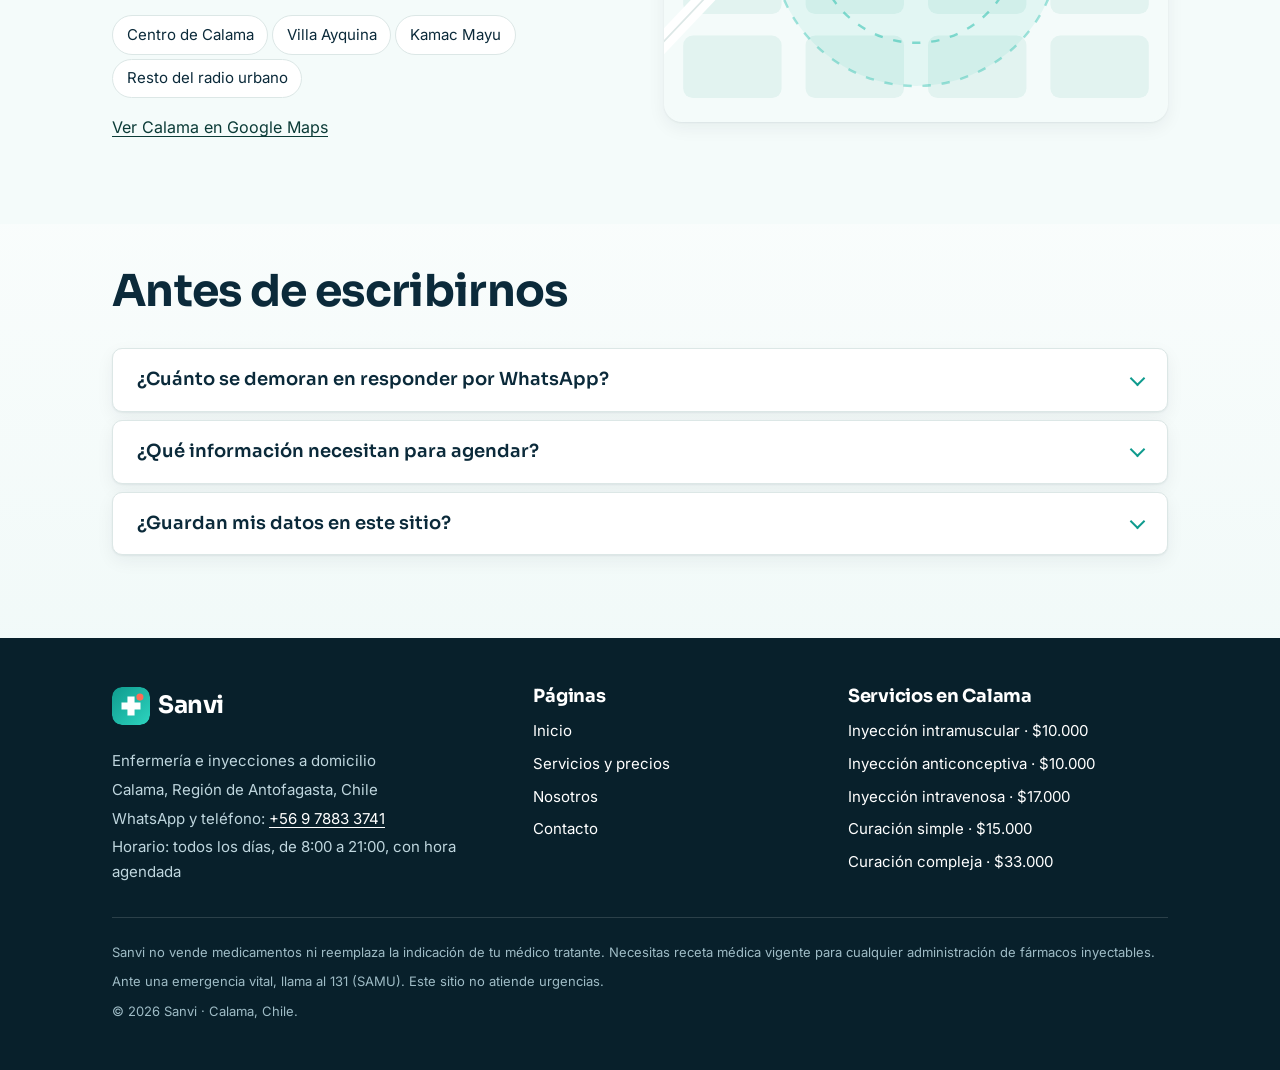
<file: sitio-sanvi/contacto.html>
<!DOCTYPE html>
<html lang="es-CL">
<head>
  <meta charset="utf-8">
  <meta name="viewport" content="width=device-width, initial-scale=1">
  <title>Contacto y agendamiento | Sanvi enfermeria a domicilio Calama</title>
  <meta name="description" content="Agenda tu visita de enfermeria a domicilio en Calama por WhatsApp al +56 9 7883 3741. Atendemos todos los dias de 8:00 a 21:00 con hora previa.">
  <meta name="robots" content="index, follow, max-image-preview:large">
  <meta name="theme-color" content="#0F9B8E">
  <link rel="canonical" href="https://sanvi.cl/contacto.html">

  <meta property="og:type" content="website">
  <meta property="og:locale" content="es_CL">
  <meta property="og:site_name" content="Sanvi">
  <meta property="og:url" content="https://sanvi.cl/contacto.html">
  <meta property="og:title" content="Contacto y agendamiento | Sanvi enfermeria a domicilio Calama">
  <meta property="og:description" content="Agenda tu visita de enfermeria a domicilio en Calama por WhatsApp al +56 9 7883 3741. Atendemos todos los dias de 8:00 a 21:00 con hora previa.">
  <meta property="og:image" content="https://sanvi.cl/assets/img/og-sanvi.png">
  <meta property="og:image:width" content="1200">
  <meta property="og:image:height" content="630">
  <meta property="og:image:alt" content="Sanvi — Contacto y agendamiento de enfermería a domicilio en Calama">
  <meta name="twitter:card" content="summary_large_image">

  <link rel="preload" as="font" type="font/woff2" crossorigin href="assets/fonts/inter-latin.woff2">
  <link rel="preload" as="font" type="font/woff2" crossorigin href="assets/fonts/sora-latin.woff2">

  <link rel="stylesheet" href="assets/css/base.css">
  <link rel="stylesheet" href="assets/css/components.css">
  <link rel="stylesheet" href="assets/css/pages.css">
  <link rel="icon" href="assets/img/favicon.svg" type="image/svg+xml">
  <link rel="apple-touch-icon" href="assets/img/apple-touch-icon.png">
  <script type="application/ld+json">
{
  "@context": "https://schema.org",
  "@graph": [
    {
      "@type": "MedicalBusiness",
      "@id": "https://sanvi.cl/#business",
      "additionalType": ["https://schema.org/Nursing", "https://www.wikidata.org/wiki/Q1145306"],
      "name": "Sanvi",
      "alternateName": "Sanvi Enfermería a Domicilio Calama",
      "description": "Servicio móvil de enfermería a domicilio en Calama: inyecciones intramusculares e intravenosas y curaciones simples y complejas, realizadas por técnicos en enfermería de nivel superior. Atención todos los días de 8:00 a 21:00, con hora agendada.",
      "url": "https://sanvi.cl/",
      "logo": {
        "@type": "ImageObject",
        "@id": "https://sanvi.cl/#logo",
        "url": "https://sanvi.cl/assets/img/logo-sanvi.png",
        "width": 512,
        "height": 512,
        "caption": "Sanvi, enfermería a domicilio en Calama"
      },
      "image": "https://sanvi.cl/assets/img/og-sanvi.png",
      "telephone": "+56978833741",
      "priceRange": "$$",
      "currenciesAccepted": "CLP",
      "medicalSpecialty": "Nursing",
      "isAcceptingNewPatients": true,
      "address": {
        "@type": "PostalAddress",
        "addressLocality": "Calama",
        "addressRegion": "Antofagasta",
        "postalCode": "1390000",
        "addressCountry": "CL"
      },
      "geo": {"@type": "GeoCoordinates", "latitude": -22.4667, "longitude": -68.9333},
      "areaServed": {"@type": "City", "name": "Calama", "sameAs": "https://www.wikidata.org/wiki/Q233264"},
      "serviceArea": {
        "@type": "GeoCircle",
        "geoMidpoint": {"@type": "GeoCoordinates", "latitude": -22.4667, "longitude": -68.9333},
        "geoRadius": "12000"
      },
      "openingHoursSpecification": [
        {
          "@type": "OpeningHoursSpecification",
          "dayOfWeek": ["Monday", "Tuesday", "Wednesday", "Thursday", "Friday", "Saturday", "Sunday"],
          "opens": "08:00",
          "closes": "21:00"
        }
      ],
      "availableLanguage": [{"@type": "Language", "name": "Spanish", "alternateName": "es"}],
      "knowsAbout": [
        "Inyección intramuscular a domicilio",
        "Inyección intravenosa a domicilio",
        "Curación de heridas simples",
        "Curación de heridas complejas",
        "Complejo vitamínico B",
        "Anticonceptivo inyectable mensual",
        "Enfermería a domicilio en Calama"
      ],
      "contactPoint": [
        {"@type": "ContactPoint", "contactType": "customer service", "telephone": "+56978833741", "availableLanguage": "es", "areaServed": "CL"}
      ]
    },
    {
      "@type": "WebSite",
      "@id": "https://sanvi.cl/#website",
      "url": "https://sanvi.cl/",
      "name": "Sanvi",
      "inLanguage": "es-CL",
      "publisher": {"@id": "https://sanvi.cl/#business"}
    },
    {
      "@type": "ContactPage",
      "@id": "https://sanvi.cl/contacto.html#webpage",
      "url": "https://sanvi.cl/contacto.html",
      "name": "Contacto y cobertura en Calama | Sanvi Enfermería",
      "description": "Agenda tu atención de enfermería a domicilio en Calama por WhatsApp al +56 9 7883 3741. Atendemos de 8:00 a 21:00 con hora previa. Cobertura: todo Calama.",
      "inLanguage": "es-CL",
      "isPartOf": {"@id": "https://sanvi.cl/#website"},
      "about": {"@id": "https://sanvi.cl/#business"},
      "datePublished": "2026-09-05",
      "dateModified": "2026-09-05",
      "breadcrumb": {"@id": "https://sanvi.cl/contacto.html#breadcrumb"}
    },
    {
      "@type": "BreadcrumbList",
      "@id": "https://sanvi.cl/contacto.html#breadcrumb",
      "itemListElement": [
        {"@type": "ListItem", "position": 1, "name": "Inicio", "item": "https://sanvi.cl/"},
        {"@type": "ListItem", "position": 2, "name": "Contacto", "item": "https://sanvi.cl/contacto.html"}
      ]
    }
  ]
}
  </script>
</head>
<body>
<a class="skip-link" href="#main">Saltar al contenido</a>
<header class="site-header" id="site-header">
  <div class="container site-header__inner">
    <a class="brand" href="index.html">
      <svg class="brand__mark" viewBox="0 0 64 64" width="38" height="38" aria-hidden="true" focusable="false">
        <defs><linearGradient id="brandHead" x1="0" y1="0" x2="1" y2="1">
          <stop offset="0" stop-color="#0F9B8E"/><stop offset="1" stop-color="#2DD4BF"/>
        </linearGradient></defs>
        <rect width="64" height="64" rx="16" fill="url(#brandHead)"/>
        <path d="M26 16h12v10h10v12H38v10H26V38H16V26h10z" fill="#fff"/>
        <circle cx="47" cy="17" r="6" fill="#FF6B57"/>
      </svg>
      <span class="brand__name">Sanvi</span>
    </a>
    <button class="nav-toggle" type="button" aria-expanded="false" aria-controls="site-nav">
      <span class="nav-toggle__bars" aria-hidden="true"></span>
      <span class="sr-only">Abrir menú de navegación</span>
    </button>
    <nav class="site-nav" id="site-nav" aria-label="Navegación principal">
      <ul class="site-nav__list">
        <li><a href="index.html">Inicio</a></li>
        <li><a href="servicios.html">Servicios y precios</a></li>
        <li><a href="nosotros.html">Nosotros</a></li>
        <li><a href="contacto.html" aria-current="page">Contacto</a></li>
      </ul>
      <a class="btn btn--primary btn--sm site-nav__cta" href="https://wa.me/56978833741?text=Hola%20Sanvi%2C%20quiero%20agendar%20una%20atenci%C3%B3n%20de%20enfermer%C3%ADa%20a%20domicilio%20en%20Calama.">Agendar por WhatsApp</a>
    </nav>
  </div>
</header>
<main id="main">

  <section class="page-hero">
    <div class="container">
      <p class="eyebrow">Contacto</p>
      <h1>Contacto y cobertura en Calama</h1>
      <p class="lede">La forma más rápida de agendar es WhatsApp. Atendemos todos los días de 8:00 a 21:00, siempre con hora acordada previamente.</p>
    </div>
  </section>

  <section class="section" id="agendar">
    <div class="container contact-grid">

      <div class="contact-card">
        <h2>Escríbenos por WhatsApp</h2>
        <p>Cuéntanos qué necesitas y envíanos una foto de tu receta. Revisamos que esté vigente, <strong>te confirmamos el precio final</strong> y acordamos la hora de llegada.</p>
        <p class="form-actions">
          <a class="btn btn--primary btn--block" href="https://wa.me/56978833741?text=Hola%20Sanvi%2C%20quiero%20agendar%20una%20atenci%C3%B3n%20de%20enfermer%C3%ADa%20a%20domicilio%20en%20Calama.">Abrir WhatsApp</a>
          <a class="btn btn--ghost btn--block" href="tel:+56978833741">Llamar al +56 9 7883 3741</a>
        </p>

        <h2 id="horario" class="u-mt-4">Horario de atención</h2>
        <table class="hours-table">
          <caption class="sr-only">Horario de atención de Sanvi en Calama</caption>
          <tbody>
            <tr><th scope="row">Lunes</th><td>8:00 a 21:00</td></tr>
            <tr><th scope="row">Martes</th><td>8:00 a 21:00</td></tr>
            <tr><th scope="row">Miércoles</th><td>8:00 a 21:00</td></tr>
            <tr><th scope="row">Jueves</th><td>8:00 a 21:00</td></tr>
            <tr><th scope="row">Viernes</th><td>8:00 a 21:00</td></tr>
            <tr><th scope="row">Sábado</th><td>8:00 a 21:00</td></tr>
            <tr><th scope="row">Domingo</th><td>8:00 a 21:00</td></tr>
          </tbody>
        </table>
        <p class="field__hint u-mt-1">Atendemos exclusivamente con hora agendada. <strong>No realizamos visitas sin cita previa.</strong></p>
      </div>

      <div class="contact-card" id="formulario">
        <h2>O déjanos los datos aquí</h2>
        <p>Completa el formulario y se abrirá WhatsApp con tu mensaje ya escrito. <strong>No guardamos ningún dato en este sitio</strong>: la conversación ocurre directamente en tu WhatsApp.</p>
        <form data-wa-form class="stack u-mt-2">
          <div class="field">
            <label class="field__label" for="f-nombre">Tu nombre</label>
            <input class="field__control" type="text" id="f-nombre" name="nombre" autocomplete="name" required>
          </div>
          <div class="field">
            <label class="field__label" for="f-servicio">Servicio que necesitas</label>
            <select class="field__control" id="f-servicio" name="servicio" required>
              <option value="Inyección intramuscular ($10.000)">Inyección intramuscular · $10.000</option>
              <option value="Inyección intravenosa ($17.000)">Inyección intravenosa · $17.000</option>
              <option value="Curación simple ($15.000)">Curación simple · $15.000</option>
              <option value="Curación compleja ($33.000)">Curación compleja · $33.000</option>
              <option value="No estoy seguro, necesito orientación">No estoy seguro, necesito orientación</option>
            </select>
          </div>
          <div class="field">
            <label class="field__label" for="f-sector">Sector de Calama</label>
            <input class="field__control" type="text" id="f-sector" name="sector" placeholder="Centro, Villa Ayquina, Kamac Mayu…" required>
          </div>
          <div class="field">
            <label class="field__label" for="f-horario">Día y hora que prefieres</label>
            <input class="field__control" type="text" id="f-horario" name="horario" placeholder="Mañana a las 10:00, por ejemplo" required>
            <span class="field__hint">Atendemos entre las 8:00 y las 21:00, todos los días.</span>
          </div>
          <div class="field">
            <label class="field__label" for="f-mensaje">Algo más que debamos saber (opcional)</label>
            <textarea class="field__control" id="f-mensaje" name="mensaje" rows="4"></textarea>
          </div>
          <div class="form-actions">
            <button class="btn btn--primary btn--block" type="submit">Enviar por WhatsApp</button>
          </div>
        </form>
        <noscript>
          <p class="callout u-mt-2">Este formulario necesita JavaScript para abrir WhatsApp con tu mensaje. Escríbenos directamente al <a href="https://wa.me/56978833741">+56 9 7883 3741</a> o llámanos al <a href="tel:+56978833741">+56 9 7883 3741</a>.</p>
        </noscript>
      </div>

    </div>
  </section>

  <section class="section section--tint" id="cobertura">
    <div class="container split">
      <div class="stack">
        <h2>Dónde atendemos</h2>
        <p>Atendemos dentro del <strong>radio urbano de Calama</strong>, Región de Antofagasta, Chile. Llegamos a todos los sectores de la ciudad, incluidos el centro, Villa Ayquina y Kamac Mayu.</p>
        <p><strong>No atendemos fuera de Calama</strong>: quedan fuera Chuquicamata, Chiu Chiu, San Pedro de Atacama y las demás localidades de la provincia de El Loa.</p>
        <ul class="coverage__list">
          <li>Centro de Calama</li>
          <li>Villa Ayquina</li>
          <li>Kamac Mayu</li>
          <li>Resto del radio urbano</li>
        </ul>
        <p><a href="https://www.google.com/maps/place/Calama,+Antofagasta,+Chile" target="_blank" rel="noopener">Ver Calama en Google Maps</a></p>
      </div>
      <div class="coverage__media">
        <img src="assets/img/cobertura-calama.svg" width="420" height="300" alt="Mapa estilizado del radio urbano de Calama, área de cobertura de Sanvi" decoding="async">
      </div>
    </div>
  </section>

  <section class="section">
    <div class="container">
      <div class="section__head">
        <h2>Antes de escribirnos</h2>
      </div>
      <div class="faq">
        <details class="faq__item" name="faq-contacto">
          <summary>¿Cuánto se demoran en responder por WhatsApp?</summary>
          <div><p>Respondemos dentro de nuestro horario de atención, <strong>entre las 8:00 y las 21:00</strong>. Los mensajes que llegan fuera de ese horario se responden a partir de las 8:00 del día siguiente.</p></div>
        </details>
        <details class="faq__item" name="faq-contacto">
          <summary>¿Qué información necesitan para agendar?</summary>
          <div><p>Necesitamos tres cosas: qué servicio requieres, una foto de tu <strong>receta médica vigente</strong> y tu dirección dentro de Calama. Con eso confirmamos el precio final y la hora de llegada.</p></div>
        </details>
        <details class="faq__item" name="faq-contacto">
          <summary>¿Guardan mis datos en este sitio?</summary>
          <div><p>No. <strong>Este sitio no tiene base de datos</strong> ni formulario que envíe información a un servidor: el formulario sólo arma un mensaje que se abre en tu propio WhatsApp. Los datos clínicos que compartas se quedan en esa conversación.</p></div>
        </details>
      </div>
    </div>
  </section>

</main>
<footer class="site-footer">
  <div class="container">
    <div class="footer__grid">
      <div class="footer__col">
        <a class="brand u-text-inverse" href="index.html">
          <svg class="brand__mark" viewBox="0 0 64 64" width="38" height="38" aria-hidden="true" focusable="false">
            <defs><linearGradient id="brandFoot" x1="0" y1="0" x2="1" y2="1">
              <stop offset="0" stop-color="#0F9B8E"/><stop offset="1" stop-color="#2DD4BF"/>
            </linearGradient></defs>
            <rect width="64" height="64" rx="16" fill="url(#brandFoot)"/>
            <path d="M26 16h12v10h10v12H38v10H26V38H16V26h10z" fill="#fff"/>
            <circle cx="47" cy="17" r="6" fill="#FF6B57"/>
          </svg>
          <span class="brand__name">Sanvi</span>
        </a>
        <address class="footer__nap u-mt-1">
          <span>Enfermería e inyecciones a domicilio</span>
          <span>Calama, Región de Antofagasta, Chile</span>
          <span>WhatsApp y teléfono: <a href="tel:+56978833741">+56 9 7883 3741</a></span>
          <span>Horario: todos los días, de 8:00 a 21:00, con hora agendada</span>
        </address>
      </div>
      <div class="footer__col">
        <h2>Páginas</h2>
        <ul>
          <li><a href="index.html">Inicio</a></li>
          <li><a href="servicios.html">Servicios y precios</a></li>
          <li><a href="nosotros.html">Nosotros</a></li>
          <li><a href="contacto.html">Contacto</a></li>
        </ul>
      </div>
      <div class="footer__col">
        <h2>Servicios en Calama</h2>
        <ul>
          <li><a href="inyeccion-intramuscular.html">Inyección intramuscular · $10.000</a></li>
          <li><a href="inyeccion-anticonceptiva.html">Inyección anticonceptiva · $10.000</a></li>
          <li><a href="inyeccion-intravenosa.html">Inyección intravenosa · $17.000</a></li>
          <li><a href="curacion-simple.html">Curación simple · $15.000</a></li>
          <li><a href="curacion-compleja.html">Curación compleja · $33.000</a></li>
        </ul>
      </div>
    </div>
    <div class="footer__note">
      <p>Sanvi no vende medicamentos ni reemplaza la indicación de tu médico tratante. Necesitas receta médica vigente para cualquier administración de fármacos inyectables.</p>
      <p>Ante una emergencia vital, llama al 131 (SAMU). Este sitio no atiende urgencias.</p>
      <p>© 2026 Sanvi · Calama, Chile.</p>
    </div>
  </div>
</footer>

<a class="wa-fab" href="https://wa.me/56978833741?text=Hola%20Sanvi%2C%20quiero%20agendar%20una%20atenci%C3%B3n%20de%20enfermer%C3%ADa%20a%20domicilio%20en%20Calama." aria-label="Agendar por WhatsApp al +56 9 7883 3741">
  <svg viewBox="0 0 24 24" width="22" height="22" aria-hidden="true" focusable="false">
    <path fill="currentColor" d="M12.04 2C6.6 2 2.2 6.4 2.2 11.84c0 1.94.53 3.75 1.44 5.3L2 22l4.99-1.6a9.8 9.8 0 0 0 5.05 1.38h.01c5.43 0 9.84-4.4 9.84-9.84C21.89 6.4 17.48 2 12.04 2zm5.72 13.9c-.24.68-1.4 1.3-1.94 1.34-.5.05-.98.23-3.3-.7-2.79-1.1-4.56-3.94-4.7-4.13-.13-.19-1.12-1.5-1.12-2.85 0-1.36.71-2.02.96-2.3.25-.27.55-.34.73-.34h.53c.17 0 .4-.06.62.48.24.57.8 1.98.87 2.12.07.14.12.31.02.5-.1.19-.15.31-.29.48-.15.16-.31.37-.44.5-.15.14-.3.3-.13.58.17.29.76 1.25 1.63 2.03 1.12 1 2.06 1.3 2.35 1.45.29.14.46.12.63-.07.17-.2.72-.85.92-1.14.19-.29.38-.24.64-.14.26.09 1.66.78 1.95.93.29.14.48.21.55.33.07.12.07.69-.17 1.36z"/>
  </svg>
  <span class="wa-fab__text">Agendar por WhatsApp</span>
</a>
<script src="assets/js/site.js" defer></script>
</body>
</html>
</file>
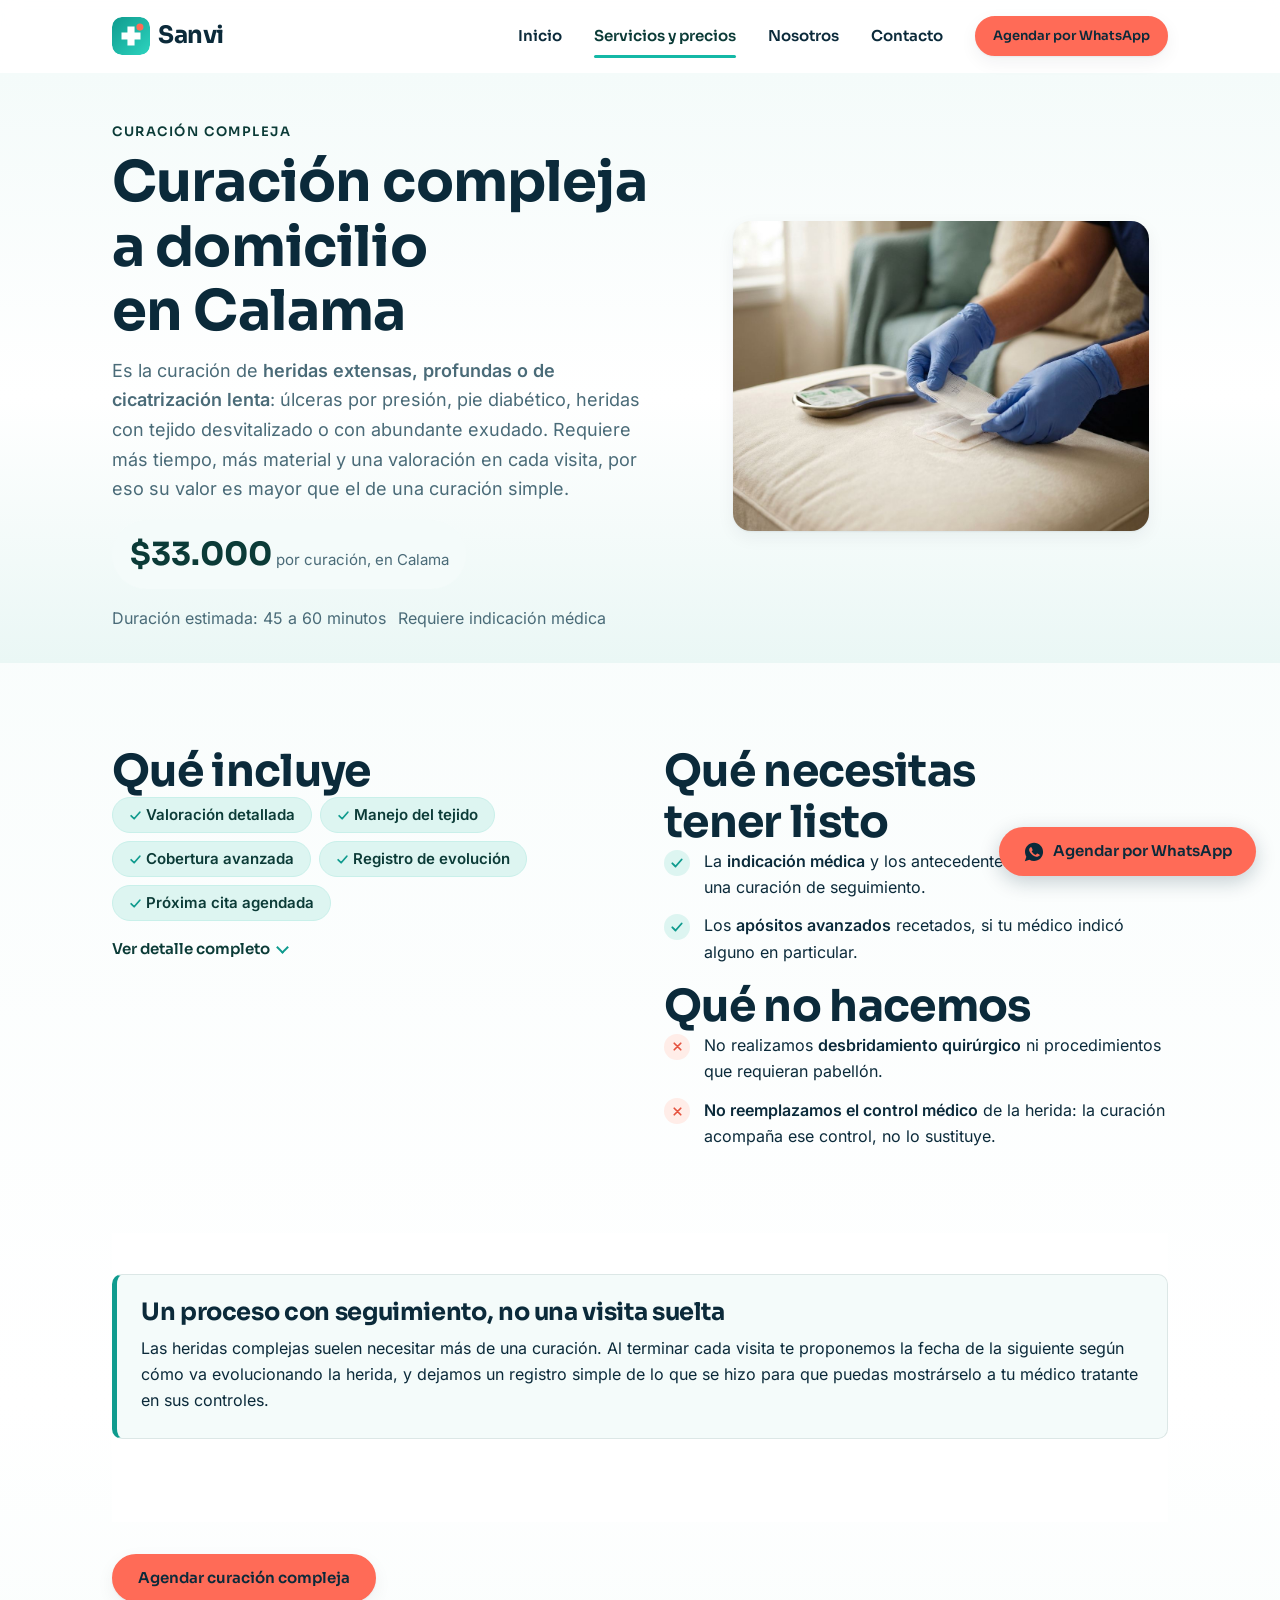
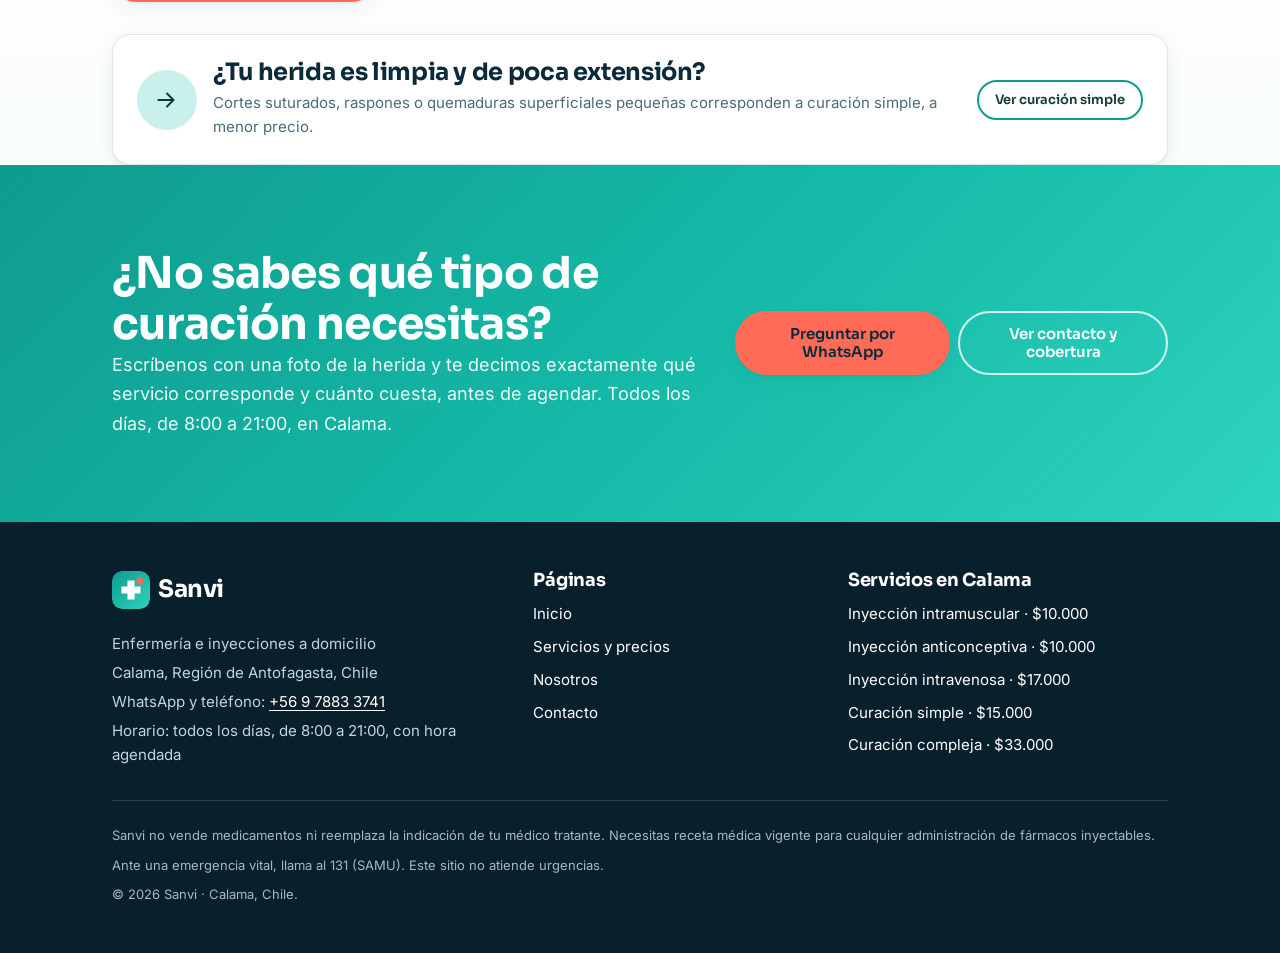
<file: sitio-sanvi/curacion-compleja.html>
<!DOCTYPE html>
<html lang="es-CL">
<head>
  <meta charset="utf-8">
  <meta name="viewport" content="width=device-width, initial-scale=1">
  <title>Curación compleja a domicilio en Calama | Sanvi</title>
  <meta name="description" content="Curación compleja a domicilio en Calama: úlceras, pie diabético y heridas de cicatrización lenta. Manejo avanzado y seguimiento. $33.000. WhatsApp.">
  <meta name="robots" content="index, follow, max-image-preview:large">
  <meta name="theme-color" content="#0F9B8E">
  <link rel="canonical" href="https://sanvi.cl/curacion-compleja.html">

  <meta property="og:type" content="website">
  <meta property="og:locale" content="es_CL">
  <meta property="og:site_name" content="Sanvi">
  <meta property="og:url" content="https://sanvi.cl/curacion-compleja.html">
  <meta property="og:title" content="Curación compleja a domicilio en Calama | Sanvi">
  <meta property="og:description" content="Curación compleja a domicilio en Calama: úlceras, pie diabético y heridas de cicatrización lenta. Manejo avanzado y seguimiento. $33.000. WhatsApp.">
  <meta property="og:image" content="https://sanvi.cl/assets/img/og-sanvi.png">
  <meta property="og:image:width" content="1200">
  <meta property="og:image:height" content="630">
  <meta property="og:image:alt" content="Sanvi — Curación compleja a domicilio en Calama">
  <meta name="twitter:card" content="summary_large_image">

  <link rel="preload" as="font" type="font/woff2" crossorigin href="assets/fonts/inter-latin.woff2">
  <link rel="preload" as="font" type="font/woff2" crossorigin href="assets/fonts/sora-latin.woff2">

  <link rel="stylesheet" href="assets/css/base.css">
  <link rel="stylesheet" href="assets/css/components.css">
  <link rel="stylesheet" href="assets/css/pages.css">
  <link rel="icon" href="assets/img/favicon.svg" type="image/svg+xml">
  <link rel="apple-touch-icon" href="assets/img/apple-touch-icon.png">
  <script type="application/ld+json">
{
  "@context": "https://schema.org",
  "@graph": [
    {
      "@type": "MedicalBusiness",
      "@id": "https://sanvi.cl/#business",
      "additionalType": ["https://schema.org/Nursing", "https://www.wikidata.org/wiki/Q1145306"],
      "name": "Sanvi",
      "alternateName": "Sanvi Enfermería a Domicilio Calama",
      "description": "Servicio móvil de enfermería a domicilio en Calama: inyecciones intramusculares e intravenosas y curaciones simples y complejas, realizadas por técnicos en enfermería de nivel superior. Atención todos los días de 8:00 a 21:00, con hora agendada.",
      "url": "https://sanvi.cl/",
      "logo": {
        "@type": "ImageObject",
        "@id": "https://sanvi.cl/#logo",
        "url": "https://sanvi.cl/assets/img/logo-sanvi.png",
        "width": 512,
        "height": 512,
        "caption": "Sanvi, enfermería a domicilio en Calama"
      },
      "image": "https://sanvi.cl/assets/img/og-sanvi.png",
      "telephone": "+56978833741",
      "priceRange": "$$",
      "currenciesAccepted": "CLP",
      "medicalSpecialty": "Nursing",
      "isAcceptingNewPatients": true,
      "address": {
        "@type": "PostalAddress",
        "addressLocality": "Calama",
        "addressRegion": "Antofagasta",
        "postalCode": "1390000",
        "addressCountry": "CL"
      },
      "geo": {"@type": "GeoCoordinates", "latitude": -22.4667, "longitude": -68.9333},
      "areaServed": {
        "@type": "City",
        "name": "Calama",
        "sameAs": "https://www.wikidata.org/wiki/Q233264"
      },
      "serviceArea": {
        "@type": "GeoCircle",
        "geoMidpoint": {"@type": "GeoCoordinates", "latitude": -22.4667, "longitude": -68.9333},
        "geoRadius": "12000"
      },
      "openingHoursSpecification": [
        {
          "@type": "OpeningHoursSpecification",
          "dayOfWeek": ["Monday", "Tuesday", "Wednesday", "Thursday", "Friday", "Saturday", "Sunday"],
          "opens": "08:00",
          "closes": "21:00"
        }
      ],
      "availableLanguage": [{"@type": "Language", "name": "Spanish", "alternateName": "es"}],
      "contactPoint": [
        {
          "@type": "ContactPoint",
          "contactType": "customer service",
          "telephone": "+56978833741",
          "availableLanguage": "es",
          "areaServed": "CL"
        }
      ],
      "hasOfferCatalog": {"@id": "https://sanvi.cl/#catalogo"}
    },
    {
      "@type": "WebSite",
      "@id": "https://sanvi.cl/#website",
      "url": "https://sanvi.cl/",
      "name": "Sanvi",
      "inLanguage": "es-CL",
      "publisher": {"@id": "https://sanvi.cl/#business"}
    },
    {
      "@type": "Service",
      "@id": "https://sanvi.cl/curacion-compleja.html#service",
      "name": "Curación compleja de heridas a domicilio en Calama",
      "serviceType": "Curación avanzada de herida compleja",
      "description": "Curación a domicilio en Calama de heridas extensas, profundas o de cicatrización lenta, como úlceras por presión y pie diabético: valoración, aseo, manejo del tejido no viable cuando está indicado, cobertura avanzada y registro de la evolución. Requiere indicación médica.",
      "url": "https://sanvi.cl/curacion-compleja.html",
      "provider": {"@id": "https://sanvi.cl/#business"},
      "areaServed": {"@type": "City", "name": "Calama", "sameAs": "https://www.wikidata.org/wiki/Q233264"},
      "offers": {"@type": "Offer", "priceCurrency": "CLP", "price": "33000", "availability": "https://schema.org/InStock", "url": "https://sanvi.cl/curacion-compleja.html", "eligibleRegion": {"@type": "City", "name": "Calama"}}
    },
    {
      "@type": "WebPage",
      "@id": "https://sanvi.cl/curacion-compleja.html#webpage",
      "url": "https://sanvi.cl/curacion-compleja.html",
      "name": "Curación compleja a domicilio en Calama | Sanvi",
      "description": "Curación compleja a domicilio en Calama: úlceras, pie diabético y heridas de cicatrización lenta. Manejo avanzado y seguimiento. $33.000.",
      "inLanguage": "es-CL",
      "isPartOf": {"@id": "https://sanvi.cl/#website"},
      "about": {"@id": "https://sanvi.cl/#business"},
      "datePublished": "2026-10-07",
      "dateModified": "2026-10-07",
      "breadcrumb": {"@id": "https://sanvi.cl/curacion-compleja.html#breadcrumb"}
    },
    {
      "@type": "BreadcrumbList",
      "@id": "https://sanvi.cl/curacion-compleja.html#breadcrumb",
      "itemListElement": [
        {"@type": "ListItem", "position": 1, "name": "Inicio", "item": "https://sanvi.cl/"},
        {"@type": "ListItem", "position": 2, "name": "Servicios y precios", "item": "https://sanvi.cl/servicios.html"},
        {"@type": "ListItem", "position": 3, "name": "Curación compleja", "item": "https://sanvi.cl/curacion-compleja.html"}
      ]
    }
  ]
}
  </script>
</head>
<body>
<a class="skip-link" href="#main">Saltar al contenido</a>
<header class="site-header" id="site-header">
  <div class="container site-header__inner">
    <a class="brand" href="index.html">
      <svg class="brand__mark" viewBox="0 0 64 64" width="38" height="38" aria-hidden="true" focusable="false">
        <defs><linearGradient id="brandHead" x1="0" y1="0" x2="1" y2="1">
          <stop offset="0" stop-color="#0F9B8E"/><stop offset="1" stop-color="#2DD4BF"/>
        </linearGradient></defs>
        <rect width="64" height="64" rx="16" fill="url(#brandHead)"/>
        <path d="M26 16h12v10h10v12H38v10H26V38H16V26h10z" fill="#fff"/>
        <circle cx="47" cy="17" r="6" fill="#FF6B57"/>
      </svg>
      <span class="brand__name">Sanvi</span>
    </a>
    <button class="nav-toggle" type="button" aria-expanded="false" aria-controls="site-nav">
      <span class="nav-toggle__bars" aria-hidden="true"></span>
      <span class="sr-only">Abrir menú de navegación</span>
    </button>
    <nav class="site-nav" id="site-nav" aria-label="Navegación principal">
      <ul class="site-nav__list">
        <li><a href="index.html">Inicio</a></li>
        <li><a href="servicios.html" aria-current="page">Servicios y precios</a></li>
        <li><a href="nosotros.html">Nosotros</a></li>
        <li><a href="contacto.html">Contacto</a></li>
      </ul>
      <a class="btn btn--primary btn--sm site-nav__cta" href="https://wa.me/56978833741?text=Hola%20Sanvi%2C%20quiero%20agendar%20una%20atenci%C3%B3n%20de%20enfermer%C3%ADa%20a%20domicilio%20en%20Calama.">Agendar por WhatsApp</a>
    </nav>
  </div>
</header>
<main id="main">

  <section class="page-hero">
    <div class="container page-hero__grid">
      <div>
        <p class="eyebrow">Curación compleja</p>
        <h1>Curación compleja a domicilio en Calama</h1>
        <p class="lede">Es la curación de <strong>heridas extensas, profundas o de cicatrización lenta</strong>: úlceras por presión, pie diabético, heridas con tejido desvitalizado o con abundante exudado. Requiere más tiempo, más material y una valoración en cada visita, por eso su valor es mayor que el de una curación simple.</p>
        <p class="service__price"><b>$33.000</b> <span>por curación, en Calama</span></p>
        <p class="service__meta"><span>Duración estimada: 45 a 60 minutos</span> <span>Requiere indicación médica</span></p>
      </div>
      <div class="page-hero__media">
        <img src="assets/img/servicios-foto-curacion.jpg" width="1100" height="821" alt="Manos con guantes realizando una curación avanzada con cobertura estéril durante una curación compleja a domicilio en Calama" decoding="async">
      </div>
    </div>
  </section>

  <div class="container">

    <section class="section" id="detalle">
      <div class="service__body">
        <div class="stack">
          <h2>Qué incluye</h2>
          <ul class="chip-row">
            <li class="chip chip--yes"><svg class="chip__icon" viewBox="0 0 24 24" aria-hidden="true" focusable="false"><path d="M4 12.5 9.5 18 20 6" fill="none" stroke="currentColor" stroke-width="3.2" stroke-linecap="round" stroke-linejoin="round"/></svg>Valoración detallada</li>
            <li class="chip chip--yes"><svg class="chip__icon" viewBox="0 0 24 24" aria-hidden="true" focusable="false"><path d="M4 12.5 9.5 18 20 6" fill="none" stroke="currentColor" stroke-width="3.2" stroke-linecap="round" stroke-linejoin="round"/></svg>Manejo del tejido</li>
            <li class="chip chip--yes"><svg class="chip__icon" viewBox="0 0 24 24" aria-hidden="true" focusable="false"><path d="M4 12.5 9.5 18 20 6" fill="none" stroke="currentColor" stroke-width="3.2" stroke-linecap="round" stroke-linejoin="round"/></svg>Cobertura avanzada</li>
            <li class="chip chip--yes"><svg class="chip__icon" viewBox="0 0 24 24" aria-hidden="true" focusable="false"><path d="M4 12.5 9.5 18 20 6" fill="none" stroke="currentColor" stroke-width="3.2" stroke-linecap="round" stroke-linejoin="round"/></svg>Registro de evolución</li>
            <li class="chip chip--yes"><svg class="chip__icon" viewBox="0 0 24 24" aria-hidden="true" focusable="false"><path d="M4 12.5 9.5 18 20 6" fill="none" stroke="currentColor" stroke-width="3.2" stroke-linecap="round" stroke-linejoin="round"/></svg>Próxima cita agendada</li>
          </ul>
          <details class="detail-expand">
            <summary>Ver detalle completo</summary>
            <ul class="checklist">
              <li><strong>Valoración de la herida</strong>: extensión, profundidad, tipo de tejido y cantidad de exudado.</li>
              <li>Aseo, arrastre mecánico y <strong>manejo del tejido no viable</strong> cuando está indicado por tu médico.</li>
              <li><strong>Cobertura avanzada</strong> acorde al tipo de herida y a su fase de cicatrización.</li>
              <li><strong>Registro de la evolución</strong> en cada visita, para que puedas mostrárselo a tu médico tratante.</li>
              <li><strong>Programación de la siguiente curación</strong> y retiro del material contaminado en contenedor normado.</li>
            </ul>
          </details>
        </div>
        <div class="stack">
          <h2>Qué necesitas tener listo</h2>
          <ul class="checklist">
            <li>La <strong>indicación médica</strong> y los antecedentes de la herida, si es una curación de seguimiento.</li>
            <li>Los <strong>apósitos avanzados</strong> recetados, si tu médico indicó alguno en particular.</li>
          </ul>
          <h2>Qué no hacemos</h2>
          <ul class="checklist checklist--no">
            <li>No realizamos <strong>desbridamiento quirúrgico</strong> ni procedimientos que requieran pabellón.</li>
            <li><strong>No reemplazamos el control médico</strong> de la herida: la curación acompaña ese control, no lo sustituye.</li>
          </ul>
        </div>
      </div>
    </section>

    <section class="section section--surface" id="seguimiento">
      <div class="container" style="padding:0">
        <div class="callout">
          <h3>Un proceso con seguimiento, no una visita suelta</h3>
          <p>Las heridas complejas suelen necesitar más de una curación. Al terminar cada visita te proponemos la fecha de la siguiente según cómo va evolucionando la herida, y dejamos un registro simple de lo que se hizo para que puedas mostrárselo a tu médico tratante en sus controles.</p>
        </div>
      </div>
    </section>

    <p class="service__cta u-mt-3"><a class="btn btn--primary" href="https://wa.me/56978833741?text=Hola%20Sanvi%2C%20quiero%20agendar%20una%20curaci%C3%B3n%20compleja%20a%20domicilio%20en%20Calama%20(%2433.000).">Agendar curación compleja</a></p>

    <div class="nav-cue u-mt-3">
      <span class="nav-cue__icon card__icon card__icon--cs" aria-hidden="true"><svg viewBox="0 0 24 24" width="24" height="24" fill="none" stroke="currentColor" stroke-width="1.8" stroke-linecap="round" stroke-linejoin="round" focusable="false"><line x1="4" y1="12" x2="17" y2="12"/><polyline points="12 6 18 12 12 18"/></svg></span>
      <div class="nav-cue__body">
        <h3>¿Tu herida es limpia y de poca extensión?</h3>
        <p>Cortes suturados, raspones o quemaduras superficiales pequeñas corresponden a curación simple, a menor precio.</p>
      </div>
      <a class="btn btn--ghost btn--sm nav-cue__action" href="curacion-simple.html">Ver curación simple</a>
    </div>

  </div>

  <section class="section cta-band" id="agendar">
    <div class="container cta-band__inner">
      <div>
        <h2>¿No sabes qué tipo de curación necesitas?</h2>
        <p class="lede">Escríbenos con una foto de la herida y te decimos exactamente qué servicio corresponde y cuánto cuesta, antes de agendar. Todos los días, de 8:00 a 21:00, en Calama.</p>
      </div>
      <div class="cta-band__actions">
        <a class="btn btn--primary" href="https://wa.me/56978833741?text=Hola%20Sanvi%2C%20tengo%20una%20duda%20sobre%20qu%C3%A9%20servicio%20necesito%20a%20domicilio%20en%20Calama.">Preguntar por WhatsApp</a>
        <a class="btn btn--ghost" href="contacto.html">Ver contacto y cobertura</a>
      </div>
    </div>
  </section>

</main>
<footer class="site-footer">
  <div class="container">
    <div class="footer__grid">
      <div class="footer__col">
        <a class="brand u-text-inverse" href="index.html">
          <svg class="brand__mark" viewBox="0 0 64 64" width="38" height="38" aria-hidden="true" focusable="false">
            <defs><linearGradient id="brandFoot" x1="0" y1="0" x2="1" y2="1">
              <stop offset="0" stop-color="#0F9B8E"/><stop offset="1" stop-color="#2DD4BF"/>
            </linearGradient></defs>
            <rect width="64" height="64" rx="16" fill="url(#brandFoot)"/>
            <path d="M26 16h12v10h10v12H38v10H26V38H16V26h10z" fill="#fff"/>
            <circle cx="47" cy="17" r="6" fill="#FF6B57"/>
          </svg>
          <span class="brand__name">Sanvi</span>
        </a>
        <address class="footer__nap u-mt-1">
          <span>Enfermería e inyecciones a domicilio</span>
          <span>Calama, Región de Antofagasta, Chile</span>
          <span>WhatsApp y teléfono: <a href="tel:+56978833741">+56 9 7883 3741</a></span>
          <span>Horario: todos los días, de 8:00 a 21:00, con hora agendada</span>
        </address>
      </div>
      <div class="footer__col">
        <h2>Páginas</h2>
        <ul>
          <li><a href="index.html">Inicio</a></li>
          <li><a href="servicios.html">Servicios y precios</a></li>
          <li><a href="nosotros.html">Nosotros</a></li>
          <li><a href="contacto.html">Contacto</a></li>
        </ul>
      </div>
      <div class="footer__col">
        <h2>Servicios en Calama</h2>
        <ul>
          <li><a href="inyeccion-intramuscular.html">Inyección intramuscular · $10.000</a></li>
          <li><a href="inyeccion-anticonceptiva.html">Inyección anticonceptiva · $10.000</a></li>
          <li><a href="inyeccion-intravenosa.html">Inyección intravenosa · $17.000</a></li>
          <li><a href="curacion-simple.html">Curación simple · $15.000</a></li>
          <li><a href="curacion-compleja.html">Curación compleja · $33.000</a></li>
        </ul>
      </div>
    </div>
    <div class="footer__note">
      <p>Sanvi no vende medicamentos ni reemplaza la indicación de tu médico tratante. Necesitas receta médica vigente para cualquier administración de fármacos inyectables.</p>
      <p>Ante una emergencia vital, llama al 131 (SAMU). Este sitio no atiende urgencias.</p>
      <p>© 2026 Sanvi · Calama, Chile.</p>
    </div>
  </div>
</footer>

<a class="wa-fab" href="https://wa.me/56978833741?text=Hola%20Sanvi%2C%20quiero%20agendar%20una%20atenci%C3%B3n%20de%20enfermer%C3%ADa%20a%20domicilio%20en%20Calama." aria-label="Agendar por WhatsApp al +56 9 7883 3741">
  <svg viewBox="0 0 24 24" width="22" height="22" aria-hidden="true" focusable="false">
    <path fill="currentColor" d="M12.04 2C6.6 2 2.2 6.4 2.2 11.84c0 1.94.53 3.75 1.44 5.3L2 22l4.99-1.6a9.8 9.8 0 0 0 5.05 1.38h.01c5.43 0 9.84-4.4 9.84-9.84C21.89 6.4 17.48 2 12.04 2zm5.72 13.9c-.24.68-1.4 1.3-1.94 1.34-.5.05-.98.23-3.3-.7-2.79-1.1-4.56-3.94-4.7-4.13-.13-.19-1.12-1.5-1.12-2.85 0-1.36.71-2.02.96-2.3.25-.27.55-.34.73-.34h.53c.17 0 .4-.06.62.48.24.57.8 1.98.87 2.12.07.14.12.31.02.5-.1.19-.15.31-.29.48-.15.16-.31.37-.44.5-.15.14-.3.3-.13.58.17.29.76 1.25 1.63 2.03 1.12 1 2.06 1.3 2.35 1.45.29.14.46.12.63-.07.17-.2.72-.85.92-1.14.19-.29.38-.24.64-.14.26.09 1.66.78 1.95.93.29.14.48.21.55.33.07.12.07.69-.17 1.36z"/>
  </svg>
  <span class="wa-fab__text">Agendar por WhatsApp</span>
</a>
<script src="assets/js/site.js" defer></script>
</body>
</html>
</file>
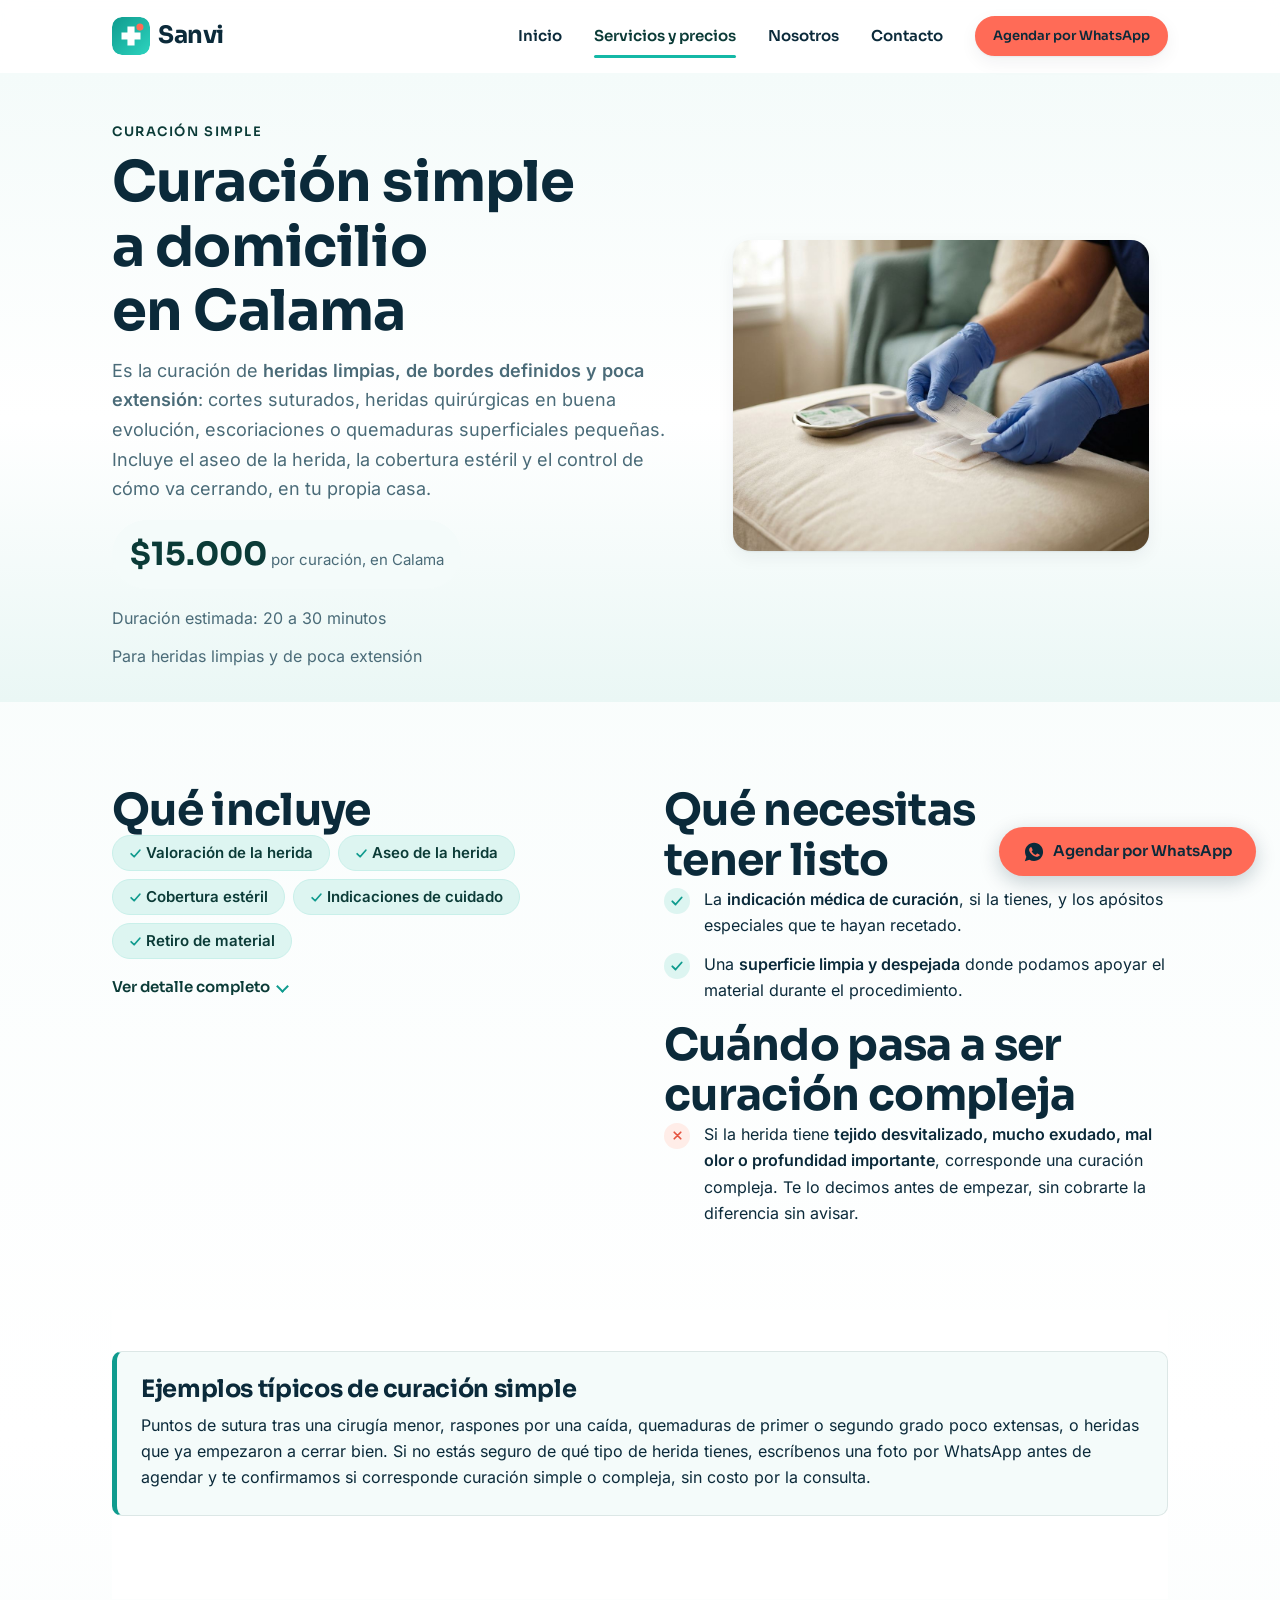
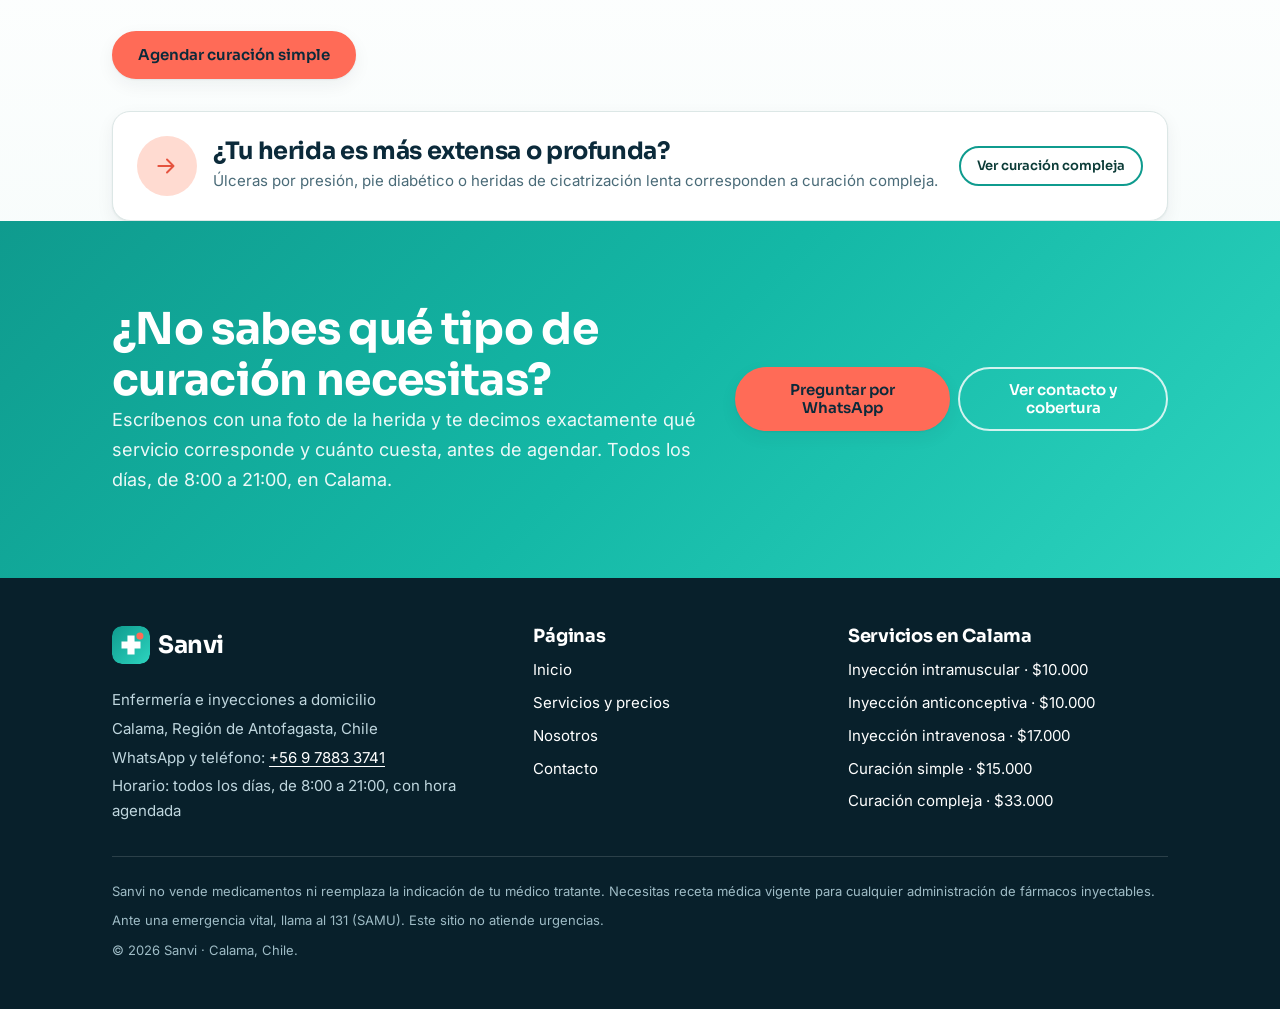
<file: sitio-sanvi/curacion-simple.html>
<!DOCTYPE html>
<html lang="es-CL">
<head>
  <meta charset="utf-8">
  <meta name="viewport" content="width=device-width, initial-scale=1">
  <title>Curación simple a domicilio en Calama | Sanvi</title>
  <meta name="description" content="Curación simple a domicilio en Calama: heridas limpias y de poca extensión. Aseo, cobertura estéril y control del cierre. $15.000. Agenda por WhatsApp.">
  <meta name="robots" content="index, follow, max-image-preview:large">
  <meta name="theme-color" content="#0F9B8E">
  <link rel="canonical" href="https://sanvi.cl/curacion-simple.html">

  <meta property="og:type" content="website">
  <meta property="og:locale" content="es_CL">
  <meta property="og:site_name" content="Sanvi">
  <meta property="og:url" content="https://sanvi.cl/curacion-simple.html">
  <meta property="og:title" content="Curación simple a domicilio en Calama | Sanvi">
  <meta property="og:description" content="Curación simple a domicilio en Calama: heridas limpias y de poca extensión. Aseo, cobertura estéril y control del cierre. $15.000. Agenda por WhatsApp.">
  <meta property="og:image" content="https://sanvi.cl/assets/img/og-sanvi.png">
  <meta property="og:image:width" content="1200">
  <meta property="og:image:height" content="630">
  <meta property="og:image:alt" content="Sanvi — Curación simple a domicilio en Calama">
  <meta name="twitter:card" content="summary_large_image">

  <link rel="preload" as="font" type="font/woff2" crossorigin href="assets/fonts/inter-latin.woff2">
  <link rel="preload" as="font" type="font/woff2" crossorigin href="assets/fonts/sora-latin.woff2">

  <link rel="stylesheet" href="assets/css/base.css">
  <link rel="stylesheet" href="assets/css/components.css">
  <link rel="stylesheet" href="assets/css/pages.css">
  <link rel="icon" href="assets/img/favicon.svg" type="image/svg+xml">
  <link rel="apple-touch-icon" href="assets/img/apple-touch-icon.png">
  <script type="application/ld+json">
{
  "@context": "https://schema.org",
  "@graph": [
    {
      "@type": "MedicalBusiness",
      "@id": "https://sanvi.cl/#business",
      "additionalType": ["https://schema.org/Nursing", "https://www.wikidata.org/wiki/Q1145306"],
      "name": "Sanvi",
      "alternateName": "Sanvi Enfermería a Domicilio Calama",
      "description": "Servicio móvil de enfermería a domicilio en Calama: inyecciones intramusculares e intravenosas y curaciones simples y complejas, realizadas por técnicos en enfermería de nivel superior. Atención todos los días de 8:00 a 21:00, con hora agendada.",
      "url": "https://sanvi.cl/",
      "logo": {
        "@type": "ImageObject",
        "@id": "https://sanvi.cl/#logo",
        "url": "https://sanvi.cl/assets/img/logo-sanvi.png",
        "width": 512,
        "height": 512,
        "caption": "Sanvi, enfermería a domicilio en Calama"
      },
      "image": "https://sanvi.cl/assets/img/og-sanvi.png",
      "telephone": "+56978833741",
      "priceRange": "$$",
      "currenciesAccepted": "CLP",
      "medicalSpecialty": "Nursing",
      "isAcceptingNewPatients": true,
      "address": {
        "@type": "PostalAddress",
        "addressLocality": "Calama",
        "addressRegion": "Antofagasta",
        "postalCode": "1390000",
        "addressCountry": "CL"
      },
      "geo": {"@type": "GeoCoordinates", "latitude": -22.4667, "longitude": -68.9333},
      "areaServed": {
        "@type": "City",
        "name": "Calama",
        "sameAs": "https://www.wikidata.org/wiki/Q233264"
      },
      "serviceArea": {
        "@type": "GeoCircle",
        "geoMidpoint": {"@type": "GeoCoordinates", "latitude": -22.4667, "longitude": -68.9333},
        "geoRadius": "12000"
      },
      "openingHoursSpecification": [
        {
          "@type": "OpeningHoursSpecification",
          "dayOfWeek": ["Monday", "Tuesday", "Wednesday", "Thursday", "Friday", "Saturday", "Sunday"],
          "opens": "08:00",
          "closes": "21:00"
        }
      ],
      "availableLanguage": [{"@type": "Language", "name": "Spanish", "alternateName": "es"}],
      "contactPoint": [
        {
          "@type": "ContactPoint",
          "contactType": "customer service",
          "telephone": "+56978833741",
          "availableLanguage": "es",
          "areaServed": "CL"
        }
      ],
      "hasOfferCatalog": {"@id": "https://sanvi.cl/#catalogo"}
    },
    {
      "@type": "WebSite",
      "@id": "https://sanvi.cl/#website",
      "url": "https://sanvi.cl/",
      "name": "Sanvi",
      "inLanguage": "es-CL",
      "publisher": {"@id": "https://sanvi.cl/#business"}
    },
    {
      "@type": "Service",
      "@id": "https://sanvi.cl/curacion-simple.html#service",
      "name": "Curación simple de heridas a domicilio en Calama",
      "serviceType": "Curación de herida simple",
      "description": "Curación a domicilio de heridas limpias y de poca extensión en Calama: valoración, aseo con suero fisiológico, cobertura estéril, indicaciones de cuidado y retiro del material contaminado.",
      "url": "https://sanvi.cl/curacion-simple.html",
      "provider": {"@id": "https://sanvi.cl/#business"},
      "areaServed": {"@type": "City", "name": "Calama", "sameAs": "https://www.wikidata.org/wiki/Q233264"},
      "offers": {"@type": "Offer", "priceCurrency": "CLP", "price": "15000", "availability": "https://schema.org/InStock", "url": "https://sanvi.cl/curacion-simple.html", "eligibleRegion": {"@type": "City", "name": "Calama"}}
    },
    {
      "@type": "WebPage",
      "@id": "https://sanvi.cl/curacion-simple.html#webpage",
      "url": "https://sanvi.cl/curacion-simple.html",
      "name": "Curación simple a domicilio en Calama | Sanvi",
      "description": "Curación simple a domicilio en Calama: heridas limpias y de poca extensión. Aseo, cobertura estéril y control del cierre. $15.000.",
      "inLanguage": "es-CL",
      "isPartOf": {"@id": "https://sanvi.cl/#website"},
      "about": {"@id": "https://sanvi.cl/#business"},
      "datePublished": "2026-10-07",
      "dateModified": "2026-10-07",
      "breadcrumb": {"@id": "https://sanvi.cl/curacion-simple.html#breadcrumb"}
    },
    {
      "@type": "BreadcrumbList",
      "@id": "https://sanvi.cl/curacion-simple.html#breadcrumb",
      "itemListElement": [
        {"@type": "ListItem", "position": 1, "name": "Inicio", "item": "https://sanvi.cl/"},
        {"@type": "ListItem", "position": 2, "name": "Servicios y precios", "item": "https://sanvi.cl/servicios.html"},
        {"@type": "ListItem", "position": 3, "name": "Curación simple", "item": "https://sanvi.cl/curacion-simple.html"}
      ]
    }
  ]
}
  </script>
</head>
<body>
<a class="skip-link" href="#main">Saltar al contenido</a>
<header class="site-header" id="site-header">
  <div class="container site-header__inner">
    <a class="brand" href="index.html">
      <svg class="brand__mark" viewBox="0 0 64 64" width="38" height="38" aria-hidden="true" focusable="false">
        <defs><linearGradient id="brandHead" x1="0" y1="0" x2="1" y2="1">
          <stop offset="0" stop-color="#0F9B8E"/><stop offset="1" stop-color="#2DD4BF"/>
        </linearGradient></defs>
        <rect width="64" height="64" rx="16" fill="url(#brandHead)"/>
        <path d="M26 16h12v10h10v12H38v10H26V38H16V26h10z" fill="#fff"/>
        <circle cx="47" cy="17" r="6" fill="#FF6B57"/>
      </svg>
      <span class="brand__name">Sanvi</span>
    </a>
    <button class="nav-toggle" type="button" aria-expanded="false" aria-controls="site-nav">
      <span class="nav-toggle__bars" aria-hidden="true"></span>
      <span class="sr-only">Abrir menú de navegación</span>
    </button>
    <nav class="site-nav" id="site-nav" aria-label="Navegación principal">
      <ul class="site-nav__list">
        <li><a href="index.html">Inicio</a></li>
        <li><a href="servicios.html" aria-current="page">Servicios y precios</a></li>
        <li><a href="nosotros.html">Nosotros</a></li>
        <li><a href="contacto.html">Contacto</a></li>
      </ul>
      <a class="btn btn--primary btn--sm site-nav__cta" href="https://wa.me/56978833741?text=Hola%20Sanvi%2C%20quiero%20agendar%20una%20atenci%C3%B3n%20de%20enfermer%C3%ADa%20a%20domicilio%20en%20Calama.">Agendar por WhatsApp</a>
    </nav>
  </div>
</header>
<main id="main">

  <section class="page-hero">
    <div class="container page-hero__grid">
      <div>
        <p class="eyebrow">Curación simple</p>
        <h1>Curación simple a domicilio en Calama</h1>
        <p class="lede">Es la curación de <strong>heridas limpias, de bordes definidos y poca extensión</strong>: cortes suturados, heridas quirúrgicas en buena evolución, escoriaciones o quemaduras superficiales pequeñas. Incluye el aseo de la herida, la cobertura estéril y el control de cómo va cerrando, en tu propia casa.</p>
        <p class="service__price"><b>$15.000</b> <span>por curación, en Calama</span></p>
        <p class="service__meta"><span>Duración estimada: 20 a 30 minutos</span> <span>Para heridas limpias y de poca extensión</span></p>
      </div>
      <div class="page-hero__media">
        <img src="assets/img/servicios-foto-curacion.jpg" width="1100" height="821" alt="Manos con guantes aplicando una gasa y cobertura estéril durante una curación simple a domicilio en Calama" decoding="async">
      </div>
    </div>
  </section>

  <div class="container">

    <section class="section" id="detalle">
      <div class="service__body">
        <div class="stack">
          <h2>Qué incluye</h2>
          <ul class="chip-row">
            <li class="chip chip--yes"><svg class="chip__icon" viewBox="0 0 24 24" aria-hidden="true" focusable="false"><path d="M4 12.5 9.5 18 20 6" fill="none" stroke="currentColor" stroke-width="3.2" stroke-linecap="round" stroke-linejoin="round"/></svg>Valoración de la herida</li>
            <li class="chip chip--yes"><svg class="chip__icon" viewBox="0 0 24 24" aria-hidden="true" focusable="false"><path d="M4 12.5 9.5 18 20 6" fill="none" stroke="currentColor" stroke-width="3.2" stroke-linecap="round" stroke-linejoin="round"/></svg>Aseo de la herida</li>
            <li class="chip chip--yes"><svg class="chip__icon" viewBox="0 0 24 24" aria-hidden="true" focusable="false"><path d="M4 12.5 9.5 18 20 6" fill="none" stroke="currentColor" stroke-width="3.2" stroke-linecap="round" stroke-linejoin="round"/></svg>Cobertura estéril</li>
            <li class="chip chip--yes"><svg class="chip__icon" viewBox="0 0 24 24" aria-hidden="true" focusable="false"><path d="M4 12.5 9.5 18 20 6" fill="none" stroke="currentColor" stroke-width="3.2" stroke-linecap="round" stroke-linejoin="round"/></svg>Indicaciones de cuidado</li>
            <li class="chip chip--yes"><svg class="chip__icon" viewBox="0 0 24 24" aria-hidden="true" focusable="false"><path d="M4 12.5 9.5 18 20 6" fill="none" stroke="currentColor" stroke-width="3.2" stroke-linecap="round" stroke-linejoin="round"/></svg>Retiro de material</li>
          </ul>
          <details class="detail-expand">
            <summary>Ver detalle completo</summary>
            <ul class="checklist">
              <li>Valoración del aspecto de la herida y de los <strong>signos de infección</strong> antes de iniciar.</li>
              <li>Aseo con <strong>suero fisiológico</strong> y antiséptico según corresponda al tipo de herida.</li>
              <li>Cobertura con <strong>apósito estéril</strong> adecuado a la extensión y ubicación de la herida.</li>
              <li>Indicaciones de cuidado y señales por las que debes <strong>consultar a tu médico</strong> antes de la próxima curación.</li>
              <li><strong>Retiro del material contaminado</strong> en contenedor normado, sin dejarlo en tu basura domiciliaria.</li>
            </ul>
          </details>
        </div>
        <div class="stack">
          <h2>Qué necesitas tener listo</h2>
          <ul class="checklist">
            <li>La <strong>indicación médica de curación</strong>, si la tienes, y los apósitos especiales que te hayan recetado.</li>
            <li>Una <strong>superficie limpia y despejada</strong> donde podamos apoyar el material durante el procedimiento.</li>
          </ul>
          <h2>Cuándo pasa a ser curación compleja</h2>
          <ul class="checklist checklist--no">
            <li>Si la herida tiene <strong>tejido desvitalizado, mucho exudado, mal olor o profundidad importante</strong>, corresponde una curación compleja. Te lo decimos antes de empezar, sin cobrarte la diferencia sin avisar.</li>
          </ul>
        </div>
      </div>
    </section>

    <section class="section section--surface" id="por-que-simple">
      <div class="container" style="padding:0">
        <div class="callout">
          <h3>Ejemplos típicos de curación simple</h3>
          <p>Puntos de sutura tras una cirugía menor, raspones por una caída, quemaduras de primer o segundo grado poco extensas, o heridas que ya empezaron a cerrar bien. Si no estás seguro de qué tipo de herida tienes, escríbenos una foto por WhatsApp antes de agendar y te confirmamos si corresponde curación simple o compleja, sin costo por la consulta.</p>
        </div>
      </div>
    </section>

    <p class="service__cta u-mt-3"><a class="btn btn--primary" href="https://wa.me/56978833741?text=Hola%20Sanvi%2C%20quiero%20agendar%20una%20curaci%C3%B3n%20simple%20a%20domicilio%20en%20Calama%20(%2415.000).">Agendar curación simple</a></p>

    <div class="nav-cue u-mt-3">
      <span class="nav-cue__icon card__icon card__icon--cc" aria-hidden="true"><svg viewBox="0 0 24 24" width="24" height="24" fill="none" stroke="currentColor" stroke-width="1.8" stroke-linecap="round" stroke-linejoin="round" focusable="false"><line x1="4" y1="12" x2="17" y2="12"/><polyline points="12 6 18 12 12 18"/></svg></span>
      <div class="nav-cue__body">
        <h3>¿Tu herida es más extensa o profunda?</h3>
        <p>Úlceras por presión, pie diabético o heridas de cicatrización lenta corresponden a curación compleja.</p>
      </div>
      <a class="btn btn--ghost btn--sm nav-cue__action" href="curacion-compleja.html">Ver curación compleja</a>
    </div>

  </div>

  <section class="section cta-band" id="agendar">
    <div class="container cta-band__inner">
      <div>
        <h2>¿No sabes qué tipo de curación necesitas?</h2>
        <p class="lede">Escríbenos con una foto de la herida y te decimos exactamente qué servicio corresponde y cuánto cuesta, antes de agendar. Todos los días, de 8:00 a 21:00, en Calama.</p>
      </div>
      <div class="cta-band__actions">
        <a class="btn btn--primary" href="https://wa.me/56978833741?text=Hola%20Sanvi%2C%20tengo%20una%20duda%20sobre%20qu%C3%A9%20servicio%20necesito%20a%20domicilio%20en%20Calama.">Preguntar por WhatsApp</a>
        <a class="btn btn--ghost" href="contacto.html">Ver contacto y cobertura</a>
      </div>
    </div>
  </section>

</main>
<footer class="site-footer">
  <div class="container">
    <div class="footer__grid">
      <div class="footer__col">
        <a class="brand u-text-inverse" href="index.html">
          <svg class="brand__mark" viewBox="0 0 64 64" width="38" height="38" aria-hidden="true" focusable="false">
            <defs><linearGradient id="brandFoot" x1="0" y1="0" x2="1" y2="1">
              <stop offset="0" stop-color="#0F9B8E"/><stop offset="1" stop-color="#2DD4BF"/>
            </linearGradient></defs>
            <rect width="64" height="64" rx="16" fill="url(#brandFoot)"/>
            <path d="M26 16h12v10h10v12H38v10H26V38H16V26h10z" fill="#fff"/>
            <circle cx="47" cy="17" r="6" fill="#FF6B57"/>
          </svg>
          <span class="brand__name">Sanvi</span>
        </a>
        <address class="footer__nap u-mt-1">
          <span>Enfermería e inyecciones a domicilio</span>
          <span>Calama, Región de Antofagasta, Chile</span>
          <span>WhatsApp y teléfono: <a href="tel:+56978833741">+56 9 7883 3741</a></span>
          <span>Horario: todos los días, de 8:00 a 21:00, con hora agendada</span>
        </address>
      </div>
      <div class="footer__col">
        <h2>Páginas</h2>
        <ul>
          <li><a href="index.html">Inicio</a></li>
          <li><a href="servicios.html">Servicios y precios</a></li>
          <li><a href="nosotros.html">Nosotros</a></li>
          <li><a href="contacto.html">Contacto</a></li>
        </ul>
      </div>
      <div class="footer__col">
        <h2>Servicios en Calama</h2>
        <ul>
          <li><a href="inyeccion-intramuscular.html">Inyección intramuscular · $10.000</a></li>
          <li><a href="inyeccion-anticonceptiva.html">Inyección anticonceptiva · $10.000</a></li>
          <li><a href="inyeccion-intravenosa.html">Inyección intravenosa · $17.000</a></li>
          <li><a href="curacion-simple.html">Curación simple · $15.000</a></li>
          <li><a href="curacion-compleja.html">Curación compleja · $33.000</a></li>
        </ul>
      </div>
    </div>
    <div class="footer__note">
      <p>Sanvi no vende medicamentos ni reemplaza la indicación de tu médico tratante. Necesitas receta médica vigente para cualquier administración de fármacos inyectables.</p>
      <p>Ante una emergencia vital, llama al 131 (SAMU). Este sitio no atiende urgencias.</p>
      <p>© 2026 Sanvi · Calama, Chile.</p>
    </div>
  </div>
</footer>

<a class="wa-fab" href="https://wa.me/56978833741?text=Hola%20Sanvi%2C%20quiero%20agendar%20una%20atenci%C3%B3n%20de%20enfermer%C3%ADa%20a%20domicilio%20en%20Calama." aria-label="Agendar por WhatsApp al +56 9 7883 3741">
  <svg viewBox="0 0 24 24" width="22" height="22" aria-hidden="true" focusable="false">
    <path fill="currentColor" d="M12.04 2C6.6 2 2.2 6.4 2.2 11.84c0 1.94.53 3.75 1.44 5.3L2 22l4.99-1.6a9.8 9.8 0 0 0 5.05 1.38h.01c5.43 0 9.84-4.4 9.84-9.84C21.89 6.4 17.48 2 12.04 2zm5.72 13.9c-.24.68-1.4 1.3-1.94 1.34-.5.05-.98.23-3.3-.7-2.79-1.1-4.56-3.94-4.7-4.13-.13-.19-1.12-1.5-1.12-2.85 0-1.36.71-2.02.96-2.3.25-.27.55-.34.73-.34h.53c.17 0 .4-.06.62.48.24.57.8 1.98.87 2.12.07.14.12.31.02.5-.1.19-.15.31-.29.48-.15.16-.31.37-.44.5-.15.14-.3.3-.13.58.17.29.76 1.25 1.63 2.03 1.12 1 2.06 1.3 2.35 1.45.29.14.46.12.63-.07.17-.2.72-.85.92-1.14.19-.29.38-.24.64-.14.26.09 1.66.78 1.95.93.29.14.48.21.55.33.07.12.07.69-.17 1.36z"/>
  </svg>
  <span class="wa-fab__text">Agendar por WhatsApp</span>
</a>
<script src="assets/js/site.js" defer></script>
</body>
</html>
</file>
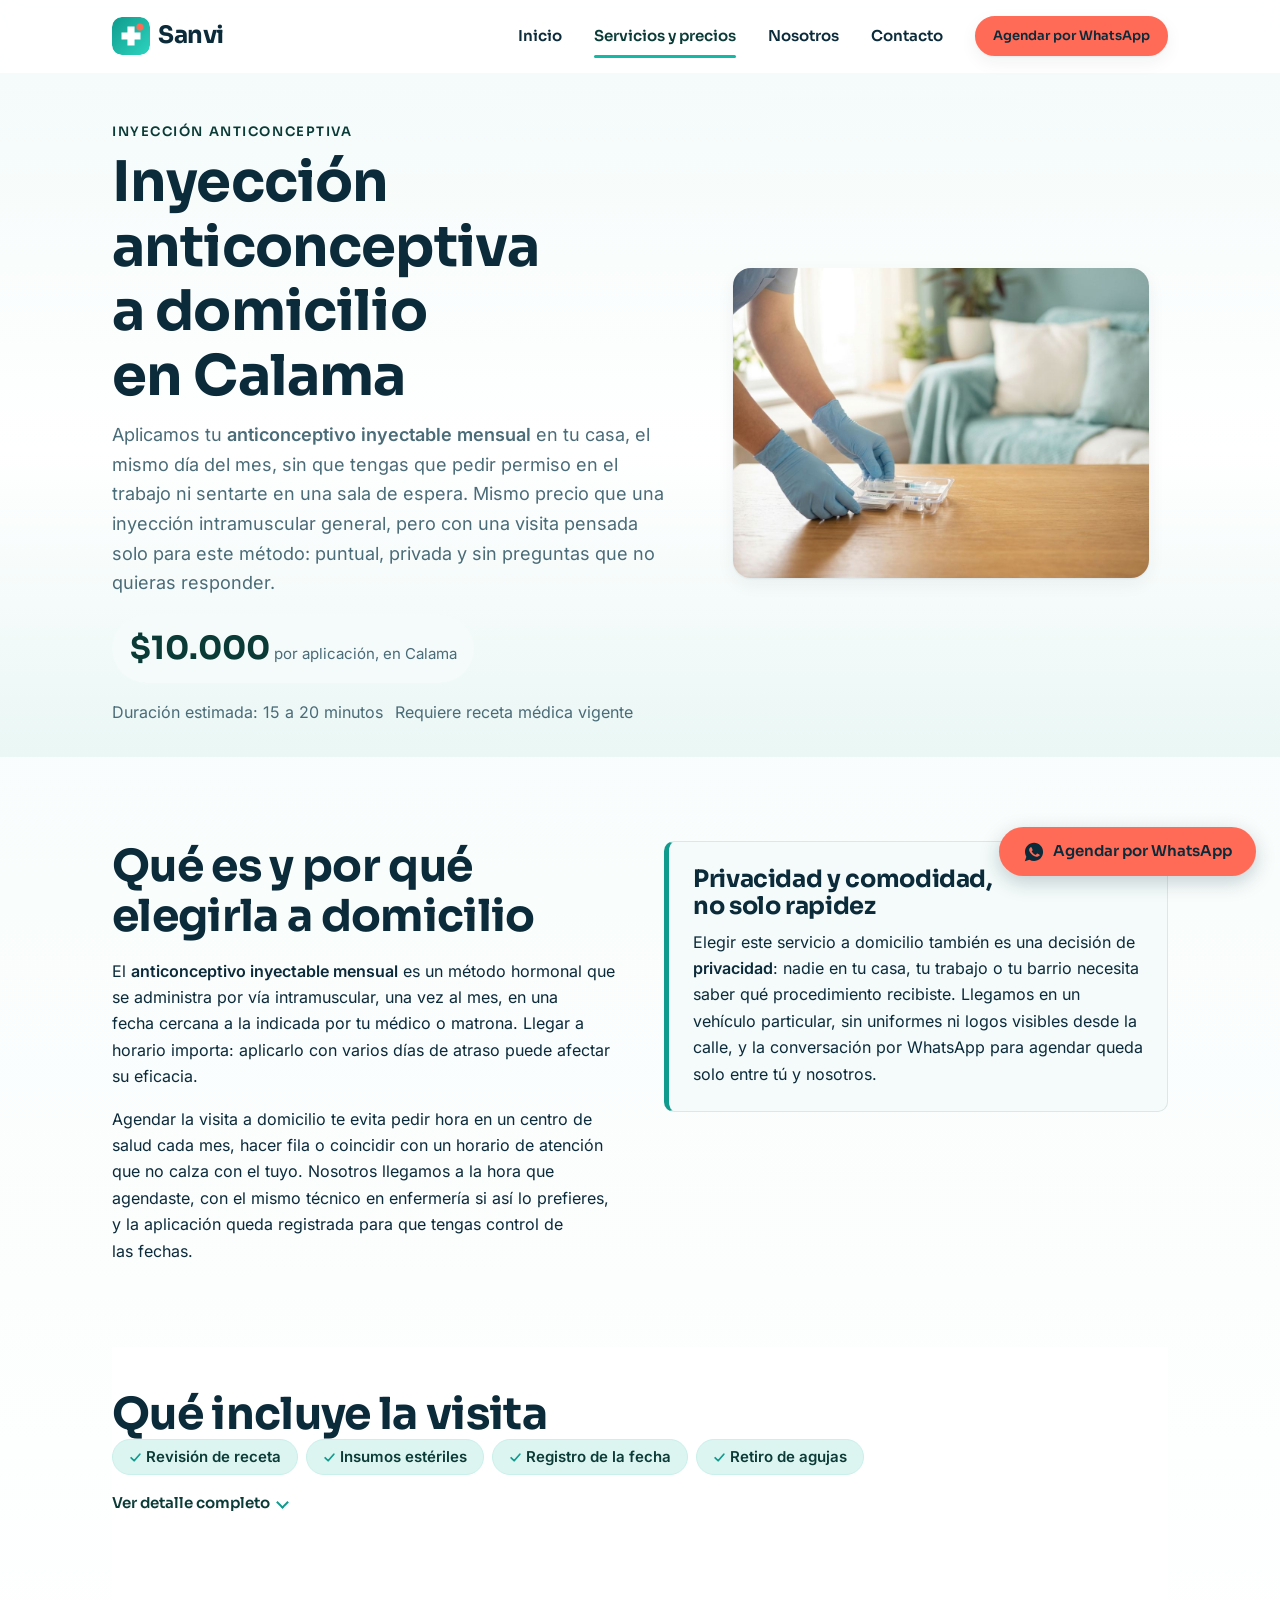
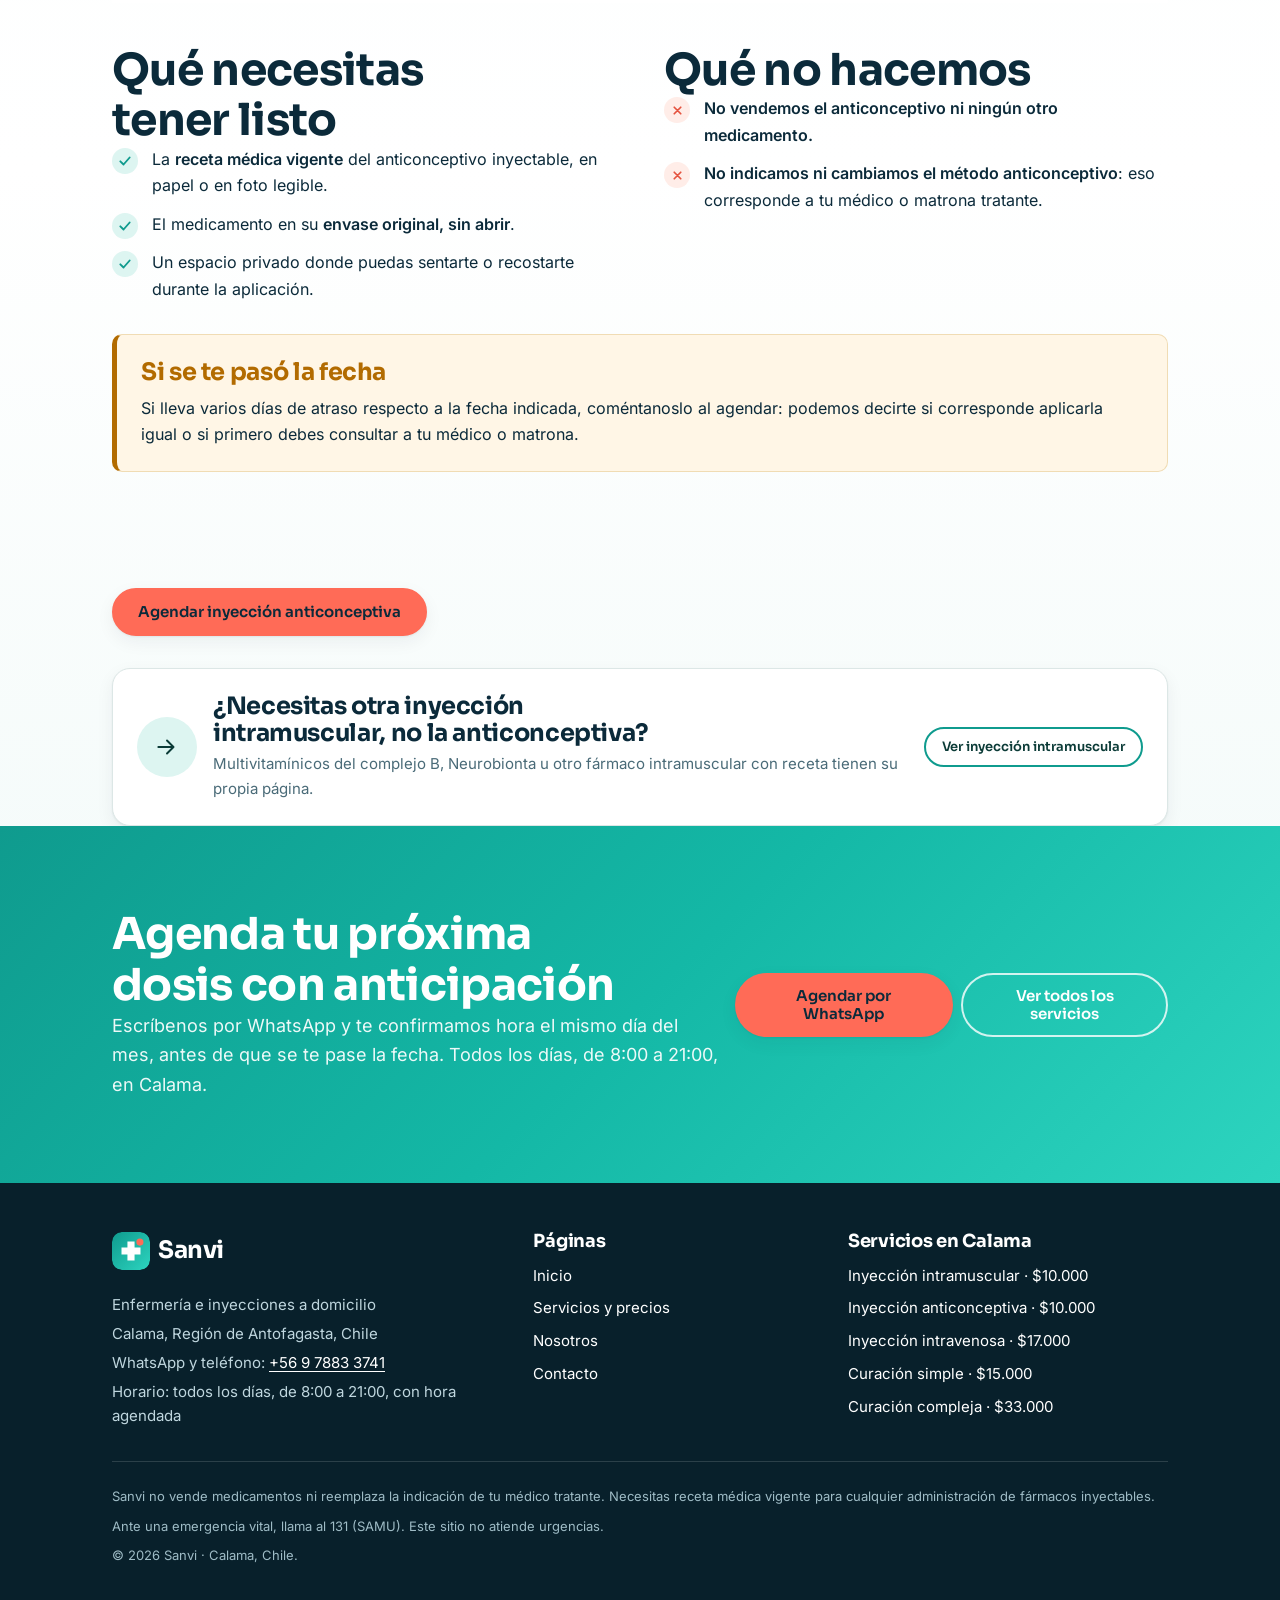
<file: sitio-sanvi/inyeccion-anticonceptiva.html>
<!DOCTYPE html>
<html lang="es-CL">
<head>
  <meta charset="utf-8">
  <meta name="viewport" content="width=device-width, initial-scale=1">
  <title>Inyección anticonceptiva a domicilio en Calama | Sanvi</title>
  <meta name="description" content="Inyección anticonceptiva mensual a domicilio en Calama, con privacidad y puntualidad. $10.000, 15 a 20 minutos, con receta médica vigente. Agenda por WhatsApp.">
  <meta name="robots" content="index, follow, max-image-preview:large">
  <meta name="theme-color" content="#0F9B8E">
  <link rel="canonical" href="https://sanvi.cl/inyeccion-anticonceptiva.html">

  <meta property="og:type" content="website">
  <meta property="og:locale" content="es_CL">
  <meta property="og:site_name" content="Sanvi">
  <meta property="og:url" content="https://sanvi.cl/inyeccion-anticonceptiva.html">
  <meta property="og:title" content="Inyección anticonceptiva a domicilio en Calama | Sanvi">
  <meta property="og:description" content="Inyección anticonceptiva mensual a domicilio en Calama, con privacidad y puntualidad. $10.000, 15 a 20 minutos, con receta médica vigente. Agenda por WhatsApp.">
  <meta property="og:image" content="https://sanvi.cl/assets/img/og-sanvi.png">
  <meta property="og:image:width" content="1200">
  <meta property="og:image:height" content="630">
  <meta property="og:image:alt" content="Sanvi — Inyección anticonceptiva a domicilio en Calama">
  <meta name="twitter:card" content="summary_large_image">

  <link rel="preload" as="font" type="font/woff2" crossorigin href="assets/fonts/inter-latin.woff2">
  <link rel="preload" as="font" type="font/woff2" crossorigin href="assets/fonts/sora-latin.woff2">

  <link rel="stylesheet" href="assets/css/base.css">
  <link rel="stylesheet" href="assets/css/components.css">
  <link rel="stylesheet" href="assets/css/pages.css">
  <link rel="icon" href="assets/img/favicon.svg" type="image/svg+xml">
  <link rel="apple-touch-icon" href="assets/img/apple-touch-icon.png">
  <script type="application/ld+json">
{
  "@context": "https://schema.org",
  "@graph": [
    {
      "@type": "MedicalBusiness",
      "@id": "https://sanvi.cl/#business",
      "additionalType": ["https://schema.org/Nursing", "https://www.wikidata.org/wiki/Q1145306"],
      "name": "Sanvi",
      "alternateName": "Sanvi Enfermería a Domicilio Calama",
      "description": "Servicio móvil de enfermería a domicilio en Calama: inyecciones intramusculares e intravenosas y curaciones simples y complejas, realizadas por técnicos en enfermería de nivel superior. Atención todos los días de 8:00 a 21:00, con hora agendada.",
      "url": "https://sanvi.cl/",
      "logo": {
        "@type": "ImageObject",
        "@id": "https://sanvi.cl/#logo",
        "url": "https://sanvi.cl/assets/img/logo-sanvi.png",
        "width": 512,
        "height": 512,
        "caption": "Sanvi, enfermería a domicilio en Calama"
      },
      "image": "https://sanvi.cl/assets/img/og-sanvi.png",
      "telephone": "+56978833741",
      "priceRange": "$$",
      "currenciesAccepted": "CLP",
      "medicalSpecialty": "Nursing",
      "isAcceptingNewPatients": true,
      "address": {
        "@type": "PostalAddress",
        "addressLocality": "Calama",
        "addressRegion": "Antofagasta",
        "postalCode": "1390000",
        "addressCountry": "CL"
      },
      "geo": {"@type": "GeoCoordinates", "latitude": -22.4667, "longitude": -68.9333},
      "areaServed": {
        "@type": "City",
        "name": "Calama",
        "sameAs": "https://www.wikidata.org/wiki/Q233264"
      },
      "serviceArea": {
        "@type": "GeoCircle",
        "geoMidpoint": {"@type": "GeoCoordinates", "latitude": -22.4667, "longitude": -68.9333},
        "geoRadius": "12000"
      },
      "openingHoursSpecification": [
        {
          "@type": "OpeningHoursSpecification",
          "dayOfWeek": ["Monday", "Tuesday", "Wednesday", "Thursday", "Friday", "Saturday", "Sunday"],
          "opens": "08:00",
          "closes": "21:00"
        }
      ],
      "availableLanguage": [{"@type": "Language", "name": "Spanish", "alternateName": "es"}],
      "contactPoint": [
        {
          "@type": "ContactPoint",
          "contactType": "customer service",
          "telephone": "+56978833741",
          "availableLanguage": "es",
          "areaServed": "CL"
        }
      ],
      "hasOfferCatalog": {"@id": "https://sanvi.cl/#catalogo"}
    },
    {
      "@type": "WebSite",
      "@id": "https://sanvi.cl/#website",
      "url": "https://sanvi.cl/",
      "name": "Sanvi",
      "inLanguage": "es-CL",
      "publisher": {"@id": "https://sanvi.cl/#business"}
    },
    {
      "@type": "Service",
      "@id": "https://sanvi.cl/inyeccion-anticonceptiva.html#service",
      "name": "Inyección anticonceptiva a domicilio en Calama",
      "serviceType": "Administración de anticonceptivo inyectable mensual",
      "description": "Aplicación a domicilio del anticonceptivo inyectable mensual en Calama, con privacidad y puntualidad del ciclo. Requiere receta médica vigente. No incluye la venta del medicamento.",
      "url": "https://sanvi.cl/inyeccion-anticonceptiva.html",
      "provider": {"@id": "https://sanvi.cl/#business"},
      "areaServed": {"@type": "City", "name": "Calama", "sameAs": "https://www.wikidata.org/wiki/Q233264"},
      "offers": {"@type": "Offer", "priceCurrency": "CLP", "price": "10000", "availability": "https://schema.org/InStock", "url": "https://sanvi.cl/inyeccion-anticonceptiva.html", "eligibleRegion": {"@type": "City", "name": "Calama"}}
    },
    {
      "@type": "WebPage",
      "@id": "https://sanvi.cl/inyeccion-anticonceptiva.html#webpage",
      "url": "https://sanvi.cl/inyeccion-anticonceptiva.html",
      "name": "Inyección anticonceptiva a domicilio en Calama | Sanvi",
      "description": "Inyección anticonceptiva mensual a domicilio en Calama, con privacidad y puntualidad. $10.000, 15 a 20 minutos, con receta médica vigente.",
      "inLanguage": "es-CL",
      "isPartOf": {"@id": "https://sanvi.cl/#website"},
      "about": {"@id": "https://sanvi.cl/#business"},
      "datePublished": "2026-10-07",
      "dateModified": "2026-10-07",
      "breadcrumb": {"@id": "https://sanvi.cl/inyeccion-anticonceptiva.html#breadcrumb"}
    },
    {
      "@type": "BreadcrumbList",
      "@id": "https://sanvi.cl/inyeccion-anticonceptiva.html#breadcrumb",
      "itemListElement": [
        {"@type": "ListItem", "position": 1, "name": "Inicio", "item": "https://sanvi.cl/"},
        {"@type": "ListItem", "position": 2, "name": "Servicios y precios", "item": "https://sanvi.cl/servicios.html"},
        {"@type": "ListItem", "position": 3, "name": "Inyección anticonceptiva", "item": "https://sanvi.cl/inyeccion-anticonceptiva.html"}
      ]
    }
  ]
}
  </script>
</head>
<body>
<a class="skip-link" href="#main">Saltar al contenido</a>
<header class="site-header" id="site-header">
  <div class="container site-header__inner">
    <a class="brand" href="index.html">
      <svg class="brand__mark" viewBox="0 0 64 64" width="38" height="38" aria-hidden="true" focusable="false">
        <defs><linearGradient id="brandHead" x1="0" y1="0" x2="1" y2="1">
          <stop offset="0" stop-color="#0F9B8E"/><stop offset="1" stop-color="#2DD4BF"/>
        </linearGradient></defs>
        <rect width="64" height="64" rx="16" fill="url(#brandHead)"/>
        <path d="M26 16h12v10h10v12H38v10H26V38H16V26h10z" fill="#fff"/>
        <circle cx="47" cy="17" r="6" fill="#FF6B57"/>
      </svg>
      <span class="brand__name">Sanvi</span>
    </a>
    <button class="nav-toggle" type="button" aria-expanded="false" aria-controls="site-nav">
      <span class="nav-toggle__bars" aria-hidden="true"></span>
      <span class="sr-only">Abrir menú de navegación</span>
    </button>
    <nav class="site-nav" id="site-nav" aria-label="Navegación principal">
      <ul class="site-nav__list">
        <li><a href="index.html">Inicio</a></li>
        <li><a href="servicios.html" aria-current="page">Servicios y precios</a></li>
        <li><a href="nosotros.html">Nosotros</a></li>
        <li><a href="contacto.html">Contacto</a></li>
      </ul>
      <a class="btn btn--primary btn--sm site-nav__cta" href="https://wa.me/56978833741?text=Hola%20Sanvi%2C%20quiero%20agendar%20una%20atenci%C3%B3n%20de%20enfermer%C3%ADa%20a%20domicilio%20en%20Calama.">Agendar por WhatsApp</a>
    </nav>
  </div>
</header>
<main id="main">

  <section class="page-hero">
    <div class="container page-hero__grid">
      <div>
        <p class="eyebrow">Inyección anticonceptiva</p>
        <h1>Inyección anticonceptiva a domicilio en Calama</h1>
        <p class="lede">Aplicamos tu <strong>anticonceptivo inyectable mensual</strong> en tu casa, el mismo día del mes, sin que tengas que pedir permiso en el trabajo ni sentarte en una sala de espera. Mismo precio que una inyección intramuscular general, pero con una visita pensada solo para este método: puntual, privada y sin preguntas que no quieras responder.</p>
        <p class="service__price"><b>$10.000</b> <span>por aplicación, en Calama</span></p>
        <p class="service__meta"><span>Duración estimada: 15 a 20 minutos</span> <span>Requiere receta médica vigente</span></p>
      </div>
      <div class="page-hero__media">
        <img src="assets/img/hero-foto-inyeccion.jpg" width="1100" height="821" alt="Manos con guantes preparando una jeringa para la inyección anticonceptiva mensual a domicilio en Calama" decoding="async">
      </div>
    </div>
  </section>

  <div class="container">

    <section class="section" id="que-es">
      <div class="split">
        <div class="stack">
          <h2>Qué es y por qué elegirla a domicilio</h2>
          <p>El <strong>anticonceptivo inyectable mensual</strong> es un método hormonal que se administra por vía intramuscular, una vez al mes, en una fecha cercana a la indicada por tu médico o matrona. Llegar a horario importa: aplicarlo con varios días de atraso puede afectar su eficacia.</p>
          <p>Agendar la visita a domicilio te evita pedir hora en un centro de salud cada mes, hacer fila o coincidir con un horario de atención que no calza con el tuyo. Nosotros llegamos a la hora que agendaste, con el mismo técnico en enfermería si así lo prefieres, y la aplicación queda registrada para que tengas control de las fechas.</p>
        </div>
        <div class="callout">
          <h3>Privacidad y comodidad, no solo rapidez</h3>
          <p>Elegir este servicio a domicilio también es una decisión de <strong>privacidad</strong>: nadie en tu casa, tu trabajo o tu barrio necesita saber qué procedimiento recibiste. Llegamos en un vehículo particular, sin uniformes ni logos visibles desde la calle, y la conversación por WhatsApp para agendar queda solo entre tú y nosotros.</p>
        </div>
      </div>
    </section>

    <section class="section section--surface" id="detalle">
      <div class="container" style="padding:0">
        <h2>Qué incluye la visita</h2>
        <ul class="chip-row">
          <li class="chip chip--yes"><svg class="chip__icon" viewBox="0 0 24 24" aria-hidden="true" focusable="false"><path d="M4 12.5 9.5 18 20 6" fill="none" stroke="currentColor" stroke-width="3.2" stroke-linecap="round" stroke-linejoin="round"/></svg>Revisión de receta</li>
          <li class="chip chip--yes"><svg class="chip__icon" viewBox="0 0 24 24" aria-hidden="true" focusable="false"><path d="M4 12.5 9.5 18 20 6" fill="none" stroke="currentColor" stroke-width="3.2" stroke-linecap="round" stroke-linejoin="round"/></svg>Insumos estériles</li>
          <li class="chip chip--yes"><svg class="chip__icon" viewBox="0 0 24 24" aria-hidden="true" focusable="false"><path d="M4 12.5 9.5 18 20 6" fill="none" stroke="currentColor" stroke-width="3.2" stroke-linecap="round" stroke-linejoin="round"/></svg>Registro de la fecha</li>
          <li class="chip chip--yes"><svg class="chip__icon" viewBox="0 0 24 24" aria-hidden="true" focusable="false"><path d="M4 12.5 9.5 18 20 6" fill="none" stroke="currentColor" stroke-width="3.2" stroke-linecap="round" stroke-linejoin="round"/></svg>Retiro de agujas</li>
        </ul>
        <details class="detail-expand">
          <summary>Ver detalle completo</summary>
          <ul class="checklist">
            <li><strong>Revisión de tu receta vigente</strong> y verificación de que el anticonceptivo corresponde a la indicación de tu médico o matrona.</li>
            <li>Jeringa, aguja, antiséptico y apósito <strong>estériles de un solo uso</strong>, abiertos delante de ti.</li>
            <li>Aplicación con técnica aséptica por un <strong>técnico en enfermería de nivel superior</strong>.</li>
            <li><strong>Registro de la fecha de aplicación</strong>, útil para calcular tu próxima dosis con margen.</li>
            <li><strong>Retiro del material cortopunzante</strong> en contenedor normado.</li>
          </ul>
        </details>
      </div>
    </section>

    <section class="section" id="requisitos">
      <div class="split">
        <div class="stack">
          <h2>Qué necesitas tener listo</h2>
          <ul class="checklist">
            <li>La <strong>receta médica vigente</strong> del anticonceptivo inyectable, en papel o en foto legible.</li>
            <li>El medicamento en su <strong>envase original, sin abrir</strong>.</li>
            <li>Un espacio privado donde puedas sentarte o recostarte durante la aplicación.</li>
          </ul>
        </div>
        <div class="stack">
          <h2>Qué no hacemos</h2>
          <ul class="checklist checklist--no">
            <li><strong>No vendemos el anticonceptivo ni ningún otro medicamento.</strong></li>
            <li><strong>No indicamos ni cambiamos el método anticonceptivo</strong>: eso corresponde a tu médico o matrona tratante.</li>
          </ul>
        </div>
      </div>
      <div class="callout callout--warn u-mt-3">
        <h3>Si se te pasó la fecha</h3>
        <p>Si lleva varios días de atraso respecto a la fecha indicada, coméntanoslo al agendar: podemos decirte si corresponde aplicarla igual o si primero debes consultar a tu médico o matrona.</p>
      </div>
    </section>

    <p class="service__cta u-mt-3"><a class="btn btn--primary" href="https://wa.me/56978833741?text=Hola%20Sanvi%2C%20quiero%20agendar%20mi%20inyecci%C3%B3n%20anticonceptiva%20mensual%20a%20domicilio%20en%20Calama%20(%2410.000).">Agendar inyección anticonceptiva</a></p>

    <div class="nav-cue u-mt-3">
      <span class="nav-cue__icon card__icon card__icon--im" aria-hidden="true"><svg viewBox="0 0 24 24" width="24" height="24" fill="none" stroke="currentColor" stroke-width="1.8" stroke-linecap="round" stroke-linejoin="round" focusable="false"><line x1="4" y1="12" x2="17" y2="12"/><polyline points="12 6 18 12 12 18"/></svg></span>
      <div class="nav-cue__body">
        <h3>¿Necesitas otra inyección intramuscular, no la anticonceptiva?</h3>
        <p>Multivitamínicos del complejo B, Neurobionta u otro fármaco intramuscular con receta tienen su propia página.</p>
      </div>
      <a class="btn btn--ghost btn--sm nav-cue__action" href="inyeccion-intramuscular.html">Ver inyección intramuscular</a>
    </div>

  </div>

  <section class="section cta-band" id="agendar">
    <div class="container cta-band__inner">
      <div>
        <h2>Agenda tu próxima dosis con anticipación</h2>
        <p class="lede">Escríbenos por WhatsApp y te confirmamos hora el mismo día del mes, antes de que se te pase la fecha. Todos los días, de 8:00 a 21:00, en Calama.</p>
      </div>
      <div class="cta-band__actions">
        <a class="btn btn--primary" href="https://wa.me/56978833741?text=Hola%20Sanvi%2C%20quiero%20agendar%20mi%20inyecci%C3%B3n%20anticonceptiva%20mensual%20a%20domicilio%20en%20Calama%20(%2410.000).">Agendar por WhatsApp</a>
        <a class="btn btn--ghost" href="servicios.html">Ver todos los servicios</a>
      </div>
    </div>
  </section>

</main>
<footer class="site-footer">
  <div class="container">
    <div class="footer__grid">
      <div class="footer__col">
        <a class="brand u-text-inverse" href="index.html">
          <svg class="brand__mark" viewBox="0 0 64 64" width="38" height="38" aria-hidden="true" focusable="false">
            <defs><linearGradient id="brandFoot" x1="0" y1="0" x2="1" y2="1">
              <stop offset="0" stop-color="#0F9B8E"/><stop offset="1" stop-color="#2DD4BF"/>
            </linearGradient></defs>
            <rect width="64" height="64" rx="16" fill="url(#brandFoot)"/>
            <path d="M26 16h12v10h10v12H38v10H26V38H16V26h10z" fill="#fff"/>
            <circle cx="47" cy="17" r="6" fill="#FF6B57"/>
          </svg>
          <span class="brand__name">Sanvi</span>
        </a>
        <address class="footer__nap u-mt-1">
          <span>Enfermería e inyecciones a domicilio</span>
          <span>Calama, Región de Antofagasta, Chile</span>
          <span>WhatsApp y teléfono: <a href="tel:+56978833741">+56 9 7883 3741</a></span>
          <span>Horario: todos los días, de 8:00 a 21:00, con hora agendada</span>
        </address>
      </div>
      <div class="footer__col">
        <h2>Páginas</h2>
        <ul>
          <li><a href="index.html">Inicio</a></li>
          <li><a href="servicios.html">Servicios y precios</a></li>
          <li><a href="nosotros.html">Nosotros</a></li>
          <li><a href="contacto.html">Contacto</a></li>
        </ul>
      </div>
      <div class="footer__col">
        <h2>Servicios en Calama</h2>
        <ul>
          <li><a href="inyeccion-intramuscular.html">Inyección intramuscular · $10.000</a></li>
          <li><a href="inyeccion-anticonceptiva.html">Inyección anticonceptiva · $10.000</a></li>
          <li><a href="inyeccion-intravenosa.html">Inyección intravenosa · $17.000</a></li>
          <li><a href="curacion-simple.html">Curación simple · $15.000</a></li>
          <li><a href="curacion-compleja.html">Curación compleja · $33.000</a></li>
        </ul>
      </div>
    </div>
    <div class="footer__note">
      <p>Sanvi no vende medicamentos ni reemplaza la indicación de tu médico tratante. Necesitas receta médica vigente para cualquier administración de fármacos inyectables.</p>
      <p>Ante una emergencia vital, llama al 131 (SAMU). Este sitio no atiende urgencias.</p>
      <p>© 2026 Sanvi · Calama, Chile.</p>
    </div>
  </div>
</footer>

<a class="wa-fab" href="https://wa.me/56978833741?text=Hola%20Sanvi%2C%20quiero%20agendar%20una%20atenci%C3%B3n%20de%20enfermer%C3%ADa%20a%20domicilio%20en%20Calama." aria-label="Agendar por WhatsApp al +56 9 7883 3741">
  <svg viewBox="0 0 24 24" width="22" height="22" aria-hidden="true" focusable="false">
    <path fill="currentColor" d="M12.04 2C6.6 2 2.2 6.4 2.2 11.84c0 1.94.53 3.75 1.44 5.3L2 22l4.99-1.6a9.8 9.8 0 0 0 5.05 1.38h.01c5.43 0 9.84-4.4 9.84-9.84C21.89 6.4 17.48 2 12.04 2zm5.72 13.9c-.24.68-1.4 1.3-1.94 1.34-.5.05-.98.23-3.3-.7-2.79-1.1-4.56-3.94-4.7-4.13-.13-.19-1.12-1.5-1.12-2.85 0-1.36.71-2.02.96-2.3.25-.27.55-.34.73-.34h.53c.17 0 .4-.06.62.48.24.57.8 1.98.87 2.12.07.14.12.31.02.5-.1.19-.15.31-.29.48-.15.16-.31.37-.44.5-.15.14-.3.3-.13.58.17.29.76 1.25 1.63 2.03 1.12 1 2.06 1.3 2.35 1.45.29.14.46.12.63-.07.17-.2.72-.85.92-1.14.19-.29.38-.24.64-.14.26.09 1.66.78 1.95.93.29.14.48.21.55.33.07.12.07.69-.17 1.36z"/>
  </svg>
  <span class="wa-fab__text">Agendar por WhatsApp</span>
</a>
<script src="assets/js/site.js" defer></script>
</body>
</html>
</file>
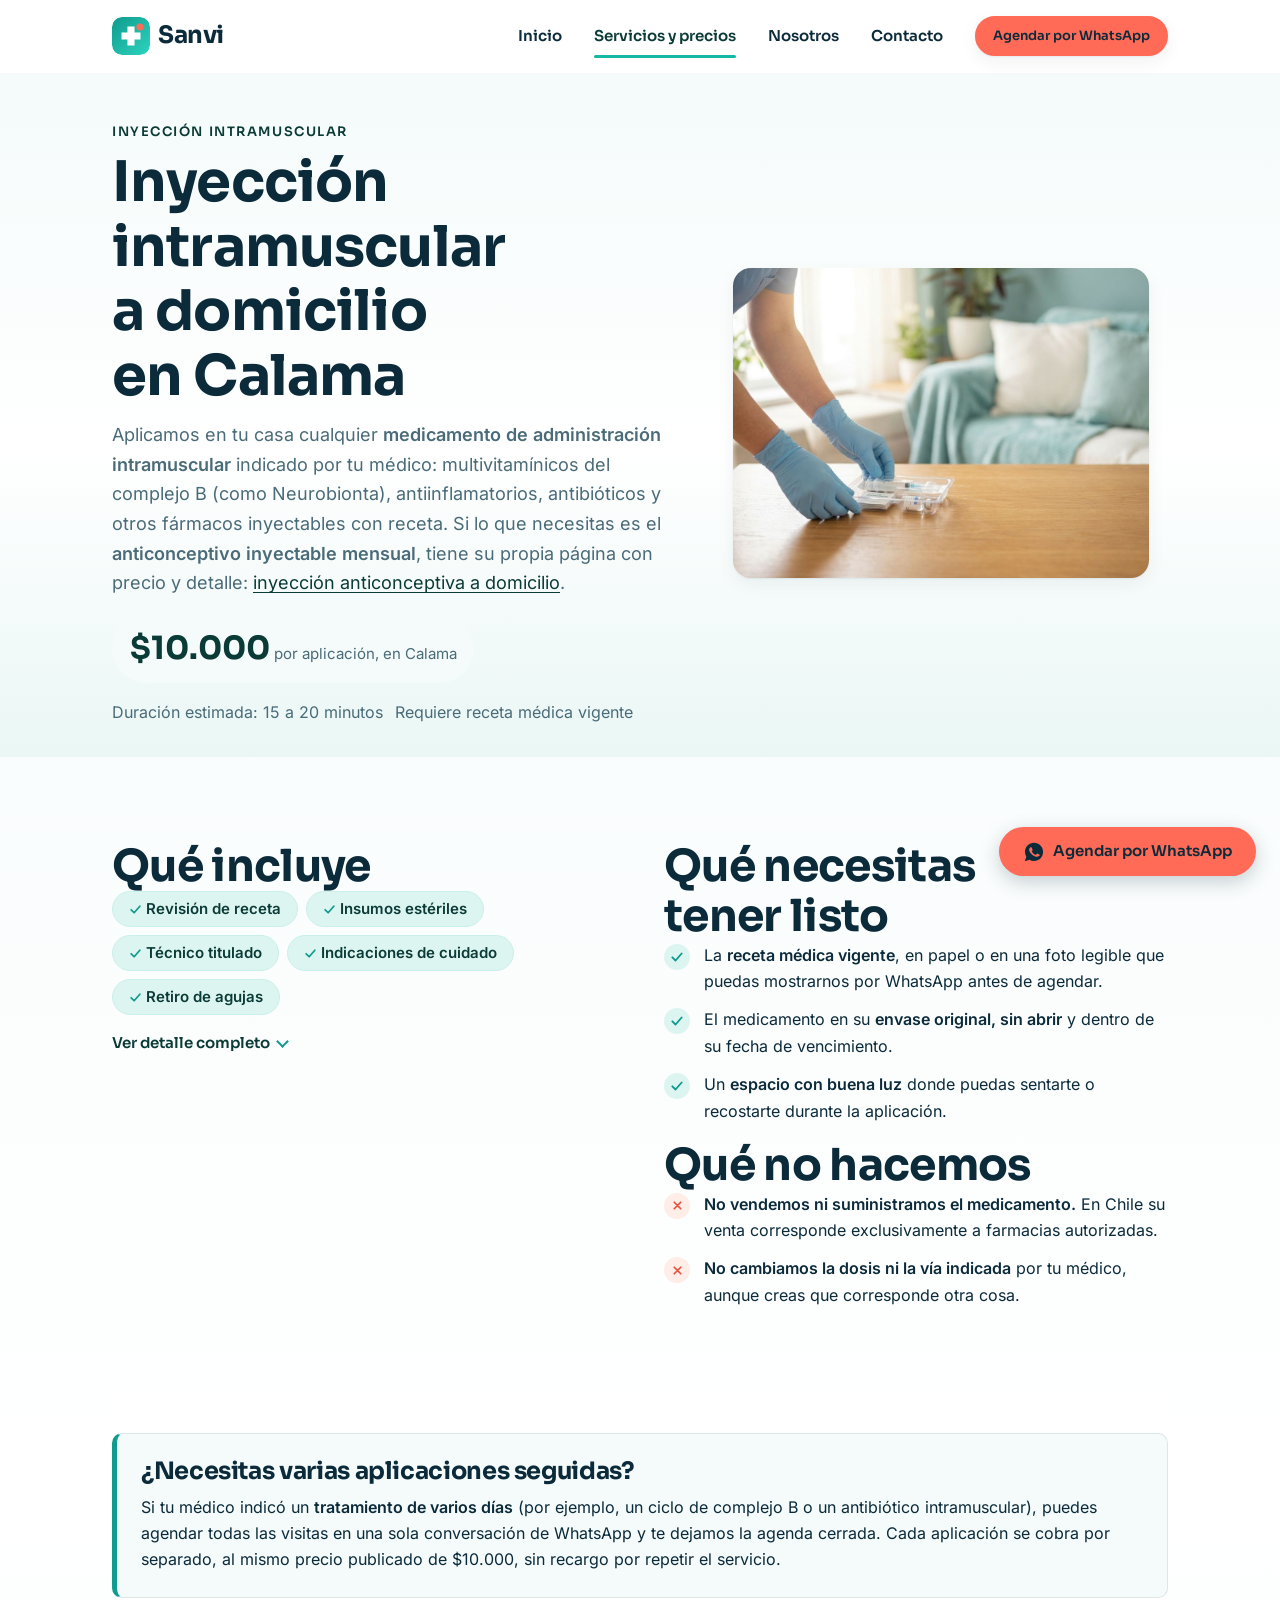
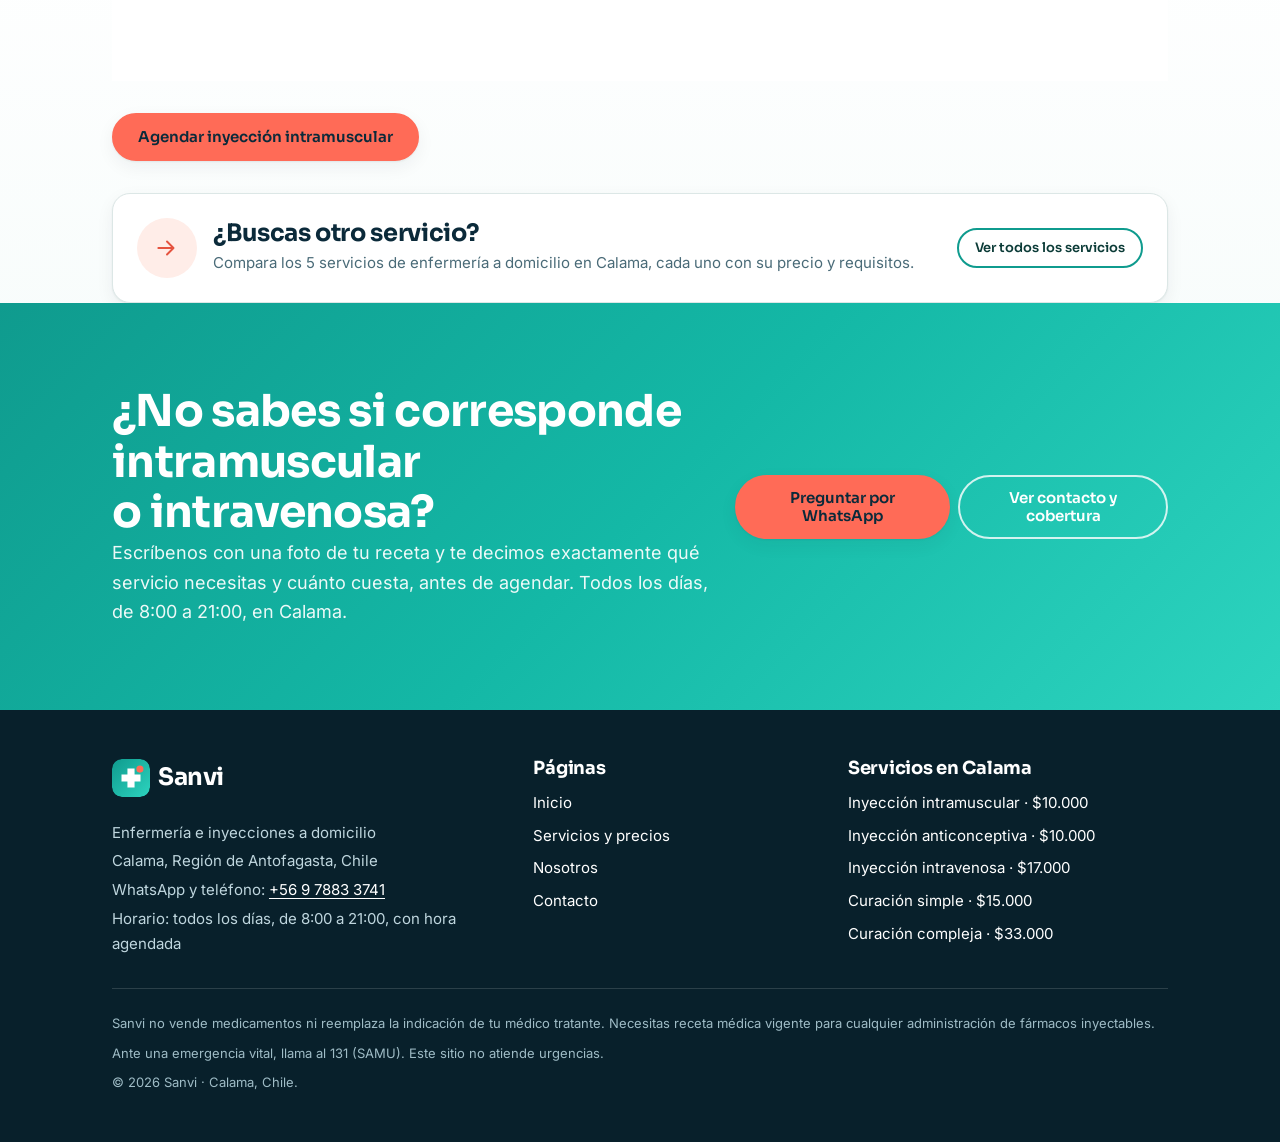
<file: sitio-sanvi/inyeccion-intramuscular.html>
<!DOCTYPE html>
<html lang="es-CL">
<head>
  <meta charset="utf-8">
  <meta name="viewport" content="width=device-width, initial-scale=1">
  <title>Inyección intramuscular a domicilio en Calama | Sanvi</title>
  <meta name="description" content="Inyección intramuscular a domicilio en Calama: complejo B, Neurobionta y otros fármacos con receta médica. $10.000, 15 a 20 minutos. Agenda por WhatsApp.">
  <meta name="robots" content="index, follow, max-image-preview:large">
  <meta name="theme-color" content="#0F9B8E">
  <link rel="canonical" href="https://sanvi.cl/inyeccion-intramuscular.html">

  <meta property="og:type" content="website">
  <meta property="og:locale" content="es_CL">
  <meta property="og:site_name" content="Sanvi">
  <meta property="og:url" content="https://sanvi.cl/inyeccion-intramuscular.html">
  <meta property="og:title" content="Inyección intramuscular a domicilio en Calama | Sanvi">
  <meta property="og:description" content="Inyección intramuscular a domicilio en Calama: complejo B, Neurobionta y otros fármacos con receta médica. $10.000, 15 a 20 minutos. Agenda por WhatsApp.">
  <meta property="og:image" content="https://sanvi.cl/assets/img/og-sanvi.png">
  <meta property="og:image:width" content="1200">
  <meta property="og:image:height" content="630">
  <meta property="og:image:alt" content="Sanvi — Inyección intramuscular a domicilio en Calama">
  <meta name="twitter:card" content="summary_large_image">

  <link rel="preload" as="font" type="font/woff2" crossorigin href="assets/fonts/inter-latin.woff2">
  <link rel="preload" as="font" type="font/woff2" crossorigin href="assets/fonts/sora-latin.woff2">

  <link rel="stylesheet" href="assets/css/base.css">
  <link rel="stylesheet" href="assets/css/components.css">
  <link rel="stylesheet" href="assets/css/pages.css">
  <link rel="icon" href="assets/img/favicon.svg" type="image/svg+xml">
  <link rel="apple-touch-icon" href="assets/img/apple-touch-icon.png">
  <script type="application/ld+json">
{
  "@context": "https://schema.org",
  "@graph": [
    {
      "@type": "MedicalBusiness",
      "@id": "https://sanvi.cl/#business",
      "additionalType": ["https://schema.org/Nursing", "https://www.wikidata.org/wiki/Q1145306"],
      "name": "Sanvi",
      "alternateName": "Sanvi Enfermería a Domicilio Calama",
      "description": "Servicio móvil de enfermería a domicilio en Calama: inyecciones intramusculares e intravenosas y curaciones simples y complejas, realizadas por técnicos en enfermería de nivel superior. Atención todos los días de 8:00 a 21:00, con hora agendada.",
      "url": "https://sanvi.cl/",
      "logo": {
        "@type": "ImageObject",
        "@id": "https://sanvi.cl/#logo",
        "url": "https://sanvi.cl/assets/img/logo-sanvi.png",
        "width": 512,
        "height": 512,
        "caption": "Sanvi, enfermería a domicilio en Calama"
      },
      "image": "https://sanvi.cl/assets/img/og-sanvi.png",
      "telephone": "+56978833741",
      "priceRange": "$$",
      "currenciesAccepted": "CLP",
      "medicalSpecialty": "Nursing",
      "isAcceptingNewPatients": true,
      "address": {
        "@type": "PostalAddress",
        "addressLocality": "Calama",
        "addressRegion": "Antofagasta",
        "postalCode": "1390000",
        "addressCountry": "CL"
      },
      "geo": {"@type": "GeoCoordinates", "latitude": -22.4667, "longitude": -68.9333},
      "areaServed": {
        "@type": "City",
        "name": "Calama",
        "sameAs": "https://www.wikidata.org/wiki/Q233264"
      },
      "serviceArea": {
        "@type": "GeoCircle",
        "geoMidpoint": {"@type": "GeoCoordinates", "latitude": -22.4667, "longitude": -68.9333},
        "geoRadius": "12000"
      },
      "openingHoursSpecification": [
        {
          "@type": "OpeningHoursSpecification",
          "dayOfWeek": ["Monday", "Tuesday", "Wednesday", "Thursday", "Friday", "Saturday", "Sunday"],
          "opens": "08:00",
          "closes": "21:00"
        }
      ],
      "availableLanguage": [{"@type": "Language", "name": "Spanish", "alternateName": "es"}],
      "contactPoint": [
        {
          "@type": "ContactPoint",
          "contactType": "customer service",
          "telephone": "+56978833741",
          "availableLanguage": "es",
          "areaServed": "CL"
        }
      ],
      "hasOfferCatalog": {"@id": "https://sanvi.cl/#catalogo"}
    },
    {
      "@type": "WebSite",
      "@id": "https://sanvi.cl/#website",
      "url": "https://sanvi.cl/",
      "name": "Sanvi",
      "inLanguage": "es-CL",
      "publisher": {"@id": "https://sanvi.cl/#business"}
    },
    {
      "@type": "Service",
      "@id": "https://sanvi.cl/inyeccion-intramuscular.html#service",
      "name": "Inyección intramuscular a domicilio en Calama",
      "serviceType": "Administración de inyección intramuscular",
      "description": "Aplicación a domicilio de medicamentos por vía intramuscular en Calama, incluidos multivitamínicos del complejo B (como Neurobionta) y otros fármacos intramusculares con receta. No incluye el anticonceptivo inyectable mensual, que tiene su propia página. Requiere receta médica vigente. No incluye la venta del medicamento.",
      "url": "https://sanvi.cl/inyeccion-intramuscular.html",
      "provider": {"@id": "https://sanvi.cl/#business"},
      "areaServed": {"@type": "City", "name": "Calama", "sameAs": "https://www.wikidata.org/wiki/Q233264"},
      "offers": {"@type": "Offer", "priceCurrency": "CLP", "price": "10000", "availability": "https://schema.org/InStock", "url": "https://sanvi.cl/inyeccion-intramuscular.html", "eligibleRegion": {"@type": "City", "name": "Calama"}}
    },
    {
      "@type": "WebPage",
      "@id": "https://sanvi.cl/inyeccion-intramuscular.html#webpage",
      "url": "https://sanvi.cl/inyeccion-intramuscular.html",
      "name": "Inyección intramuscular a domicilio en Calama | Sanvi",
      "description": "Inyección intramuscular a domicilio en Calama: complejo B, Neurobionta y otros fármacos con receta médica. $10.000, 15 a 20 minutos.",
      "inLanguage": "es-CL",
      "isPartOf": {"@id": "https://sanvi.cl/#website"},
      "about": {"@id": "https://sanvi.cl/#business"},
      "datePublished": "2026-10-07",
      "dateModified": "2026-10-07",
      "breadcrumb": {"@id": "https://sanvi.cl/inyeccion-intramuscular.html#breadcrumb"}
    },
    {
      "@type": "BreadcrumbList",
      "@id": "https://sanvi.cl/inyeccion-intramuscular.html#breadcrumb",
      "itemListElement": [
        {"@type": "ListItem", "position": 1, "name": "Inicio", "item": "https://sanvi.cl/"},
        {"@type": "ListItem", "position": 2, "name": "Servicios y precios", "item": "https://sanvi.cl/servicios.html"},
        {"@type": "ListItem", "position": 3, "name": "Inyección intramuscular", "item": "https://sanvi.cl/inyeccion-intramuscular.html"}
      ]
    }
  ]
}
  </script>
</head>
<body>
<a class="skip-link" href="#main">Saltar al contenido</a>
<header class="site-header" id="site-header">
  <div class="container site-header__inner">
    <a class="brand" href="index.html">
      <svg class="brand__mark" viewBox="0 0 64 64" width="38" height="38" aria-hidden="true" focusable="false">
        <defs><linearGradient id="brandHead" x1="0" y1="0" x2="1" y2="1">
          <stop offset="0" stop-color="#0F9B8E"/><stop offset="1" stop-color="#2DD4BF"/>
        </linearGradient></defs>
        <rect width="64" height="64" rx="16" fill="url(#brandHead)"/>
        <path d="M26 16h12v10h10v12H38v10H26V38H16V26h10z" fill="#fff"/>
        <circle cx="47" cy="17" r="6" fill="#FF6B57"/>
      </svg>
      <span class="brand__name">Sanvi</span>
    </a>
    <button class="nav-toggle" type="button" aria-expanded="false" aria-controls="site-nav">
      <span class="nav-toggle__bars" aria-hidden="true"></span>
      <span class="sr-only">Abrir menú de navegación</span>
    </button>
    <nav class="site-nav" id="site-nav" aria-label="Navegación principal">
      <ul class="site-nav__list">
        <li><a href="index.html">Inicio</a></li>
        <li><a href="servicios.html" aria-current="page">Servicios y precios</a></li>
        <li><a href="nosotros.html">Nosotros</a></li>
        <li><a href="contacto.html">Contacto</a></li>
      </ul>
      <a class="btn btn--primary btn--sm site-nav__cta" href="https://wa.me/56978833741?text=Hola%20Sanvi%2C%20quiero%20agendar%20una%20atenci%C3%B3n%20de%20enfermer%C3%ADa%20a%20domicilio%20en%20Calama.">Agendar por WhatsApp</a>
    </nav>
  </div>
</header>
<main id="main">

  <section class="page-hero">
    <div class="container page-hero__grid">
      <div>
        <p class="eyebrow">Inyección intramuscular</p>
        <h1>Inyección intramuscular a domicilio en Calama</h1>
        <p class="lede">Aplicamos en tu casa cualquier <strong>medicamento de administración intramuscular</strong> indicado por tu médico: multivitamínicos del complejo B (como Neurobionta), antiinflamatorios, antibióticos y otros fármacos inyectables con receta. Si lo que necesitas es el <strong>anticonceptivo inyectable mensual</strong>, tiene su propia página con precio y detalle: <a href="inyeccion-anticonceptiva.html">inyección anticonceptiva a domicilio</a>.</p>
        <p class="service__price"><b>$10.000</b> <span>por aplicación, en Calama</span></p>
        <p class="service__meta"><span>Duración estimada: 15 a 20 minutos</span> <span>Requiere receta médica vigente</span></p>
      </div>
      <div class="page-hero__media">
        <img src="assets/img/hero-foto-inyeccion.jpg" width="1100" height="821" alt="Manos con guantes preparando una jeringa para una inyección intramuscular a domicilio en Calama" decoding="async">
      </div>
    </div>
  </section>

  <div class="container">

    <section class="section" id="detalle">
      <div class="service__body">
        <div class="stack">
          <h2>Qué incluye</h2>
          <ul class="chip-row">
            <li class="chip chip--yes"><svg class="chip__icon" viewBox="0 0 24 24" aria-hidden="true" focusable="false"><path d="M4 12.5 9.5 18 20 6" fill="none" stroke="currentColor" stroke-width="3.2" stroke-linecap="round" stroke-linejoin="round"/></svg>Revisión de receta</li>
            <li class="chip chip--yes"><svg class="chip__icon" viewBox="0 0 24 24" aria-hidden="true" focusable="false"><path d="M4 12.5 9.5 18 20 6" fill="none" stroke="currentColor" stroke-width="3.2" stroke-linecap="round" stroke-linejoin="round"/></svg>Insumos estériles</li>
            <li class="chip chip--yes"><svg class="chip__icon" viewBox="0 0 24 24" aria-hidden="true" focusable="false"><path d="M4 12.5 9.5 18 20 6" fill="none" stroke="currentColor" stroke-width="3.2" stroke-linecap="round" stroke-linejoin="round"/></svg>Técnico titulado</li>
            <li class="chip chip--yes"><svg class="chip__icon" viewBox="0 0 24 24" aria-hidden="true" focusable="false"><path d="M4 12.5 9.5 18 20 6" fill="none" stroke="currentColor" stroke-width="3.2" stroke-linecap="round" stroke-linejoin="round"/></svg>Indicaciones de cuidado</li>
            <li class="chip chip--yes"><svg class="chip__icon" viewBox="0 0 24 24" aria-hidden="true" focusable="false"><path d="M4 12.5 9.5 18 20 6" fill="none" stroke="currentColor" stroke-width="3.2" stroke-linecap="round" stroke-linejoin="round"/></svg>Retiro de agujas</li>
          </ul>
          <details class="detail-expand">
            <summary>Ver detalle completo</summary>
            <ul class="checklist">
              <li><strong>Revisión de tu receta</strong> y verificación de que el medicamento corresponde a la indicación de tu médico tratante.</li>
              <li>Jeringa, aguja, antiséptico y apósito <strong>estériles de un solo uso</strong>, abiertos delante de ti.</li>
              <li>Aplicación con técnica aséptica por un <strong>técnico en enfermería de nivel superior</strong>, titulado y registrado.</li>
              <li>Indicaciones posteriores y <strong>señales de alerta</strong> que debes vigilar según el medicamento aplicado.</li>
              <li><strong>Retiro del material cortopunzante</strong> en contenedor normado, sin dejar nada en tu basura domiciliaria.</li>
            </ul>
          </details>
        </div>
        <div class="stack">
          <h2>Qué necesitas tener listo</h2>
          <ul class="checklist">
            <li>La <strong>receta médica vigente</strong>, en papel o en una foto legible que puedas mostrarnos por WhatsApp antes de agendar.</li>
            <li>El medicamento en su <strong>envase original, sin abrir</strong> y dentro de su fecha de vencimiento.</li>
            <li>Un <strong>espacio con buena luz</strong> donde puedas sentarte o recostarte durante la aplicación.</li>
          </ul>
          <h2>Qué no hacemos</h2>
          <ul class="checklist checklist--no">
            <li><strong>No vendemos ni suministramos el medicamento.</strong> En Chile su venta corresponde exclusivamente a farmacias autorizadas.</li>
            <li><strong>No cambiamos la dosis ni la vía indicada</strong> por tu médico, aunque creas que corresponde otra cosa.</li>
          </ul>
        </div>
      </div>
    </section>

    <section class="section section--surface" id="tratamientos">
      <div class="container" style="padding:0">
        <div class="callout">
          <h3>¿Necesitas varias aplicaciones seguidas?</h3>
          <p>Si tu médico indicó un <strong>tratamiento de varios días</strong> (por ejemplo, un ciclo de complejo B o un antibiótico intramuscular), puedes agendar todas las visitas en una sola conversación de WhatsApp y te dejamos la agenda cerrada. Cada aplicación se cobra por separado, al mismo precio publicado de $10.000, sin recargo por repetir el servicio.</p>
        </div>
      </div>
    </section>

    <p class="service__cta u-mt-3"><a class="btn btn--primary" href="https://wa.me/56978833741?text=Hola%20Sanvi%2C%20quiero%20agendar%20una%20inyecci%C3%B3n%20intramuscular%20a%20domicilio%20en%20Calama%20(%2410.000).">Agendar inyección intramuscular</a></p>

    <div class="nav-cue u-mt-3">
      <span class="nav-cue__icon card__icon card__icon--iv" aria-hidden="true"><svg viewBox="0 0 24 24" width="24" height="24" fill="none" stroke="currentColor" stroke-width="1.8" stroke-linecap="round" stroke-linejoin="round" focusable="false"><line x1="4" y1="12" x2="17" y2="12"/><polyline points="12 6 18 12 12 18"/></svg></span>
      <div class="nav-cue__body">
        <h3>¿Buscas otro servicio?</h3>
        <p>Compara los 5 servicios de enfermería a domicilio en Calama, cada uno con su precio y requisitos.</p>
      </div>
      <a class="btn btn--ghost btn--sm nav-cue__action" href="servicios.html">Ver todos los servicios</a>
    </div>

  </div>

  <section class="section cta-band" id="agendar">
    <div class="container cta-band__inner">
      <div>
        <h2>¿No sabes si corresponde intramuscular o intravenosa?</h2>
        <p class="lede">Escríbenos con una foto de tu receta y te decimos exactamente qué servicio necesitas y cuánto cuesta, antes de agendar. Todos los días, de 8:00 a 21:00, en Calama.</p>
      </div>
      <div class="cta-band__actions">
        <a class="btn btn--primary" href="https://wa.me/56978833741?text=Hola%20Sanvi%2C%20tengo%20una%20duda%20sobre%20qu%C3%A9%20servicio%20necesito%20a%20domicilio%20en%20Calama.">Preguntar por WhatsApp</a>
        <a class="btn btn--ghost" href="contacto.html">Ver contacto y cobertura</a>
      </div>
    </div>
  </section>

</main>
<footer class="site-footer">
  <div class="container">
    <div class="footer__grid">
      <div class="footer__col">
        <a class="brand u-text-inverse" href="index.html">
          <svg class="brand__mark" viewBox="0 0 64 64" width="38" height="38" aria-hidden="true" focusable="false">
            <defs><linearGradient id="brandFoot" x1="0" y1="0" x2="1" y2="1">
              <stop offset="0" stop-color="#0F9B8E"/><stop offset="1" stop-color="#2DD4BF"/>
            </linearGradient></defs>
            <rect width="64" height="64" rx="16" fill="url(#brandFoot)"/>
            <path d="M26 16h12v10h10v12H38v10H26V38H16V26h10z" fill="#fff"/>
            <circle cx="47" cy="17" r="6" fill="#FF6B57"/>
          </svg>
          <span class="brand__name">Sanvi</span>
        </a>
        <address class="footer__nap u-mt-1">
          <span>Enfermería e inyecciones a domicilio</span>
          <span>Calama, Región de Antofagasta, Chile</span>
          <span>WhatsApp y teléfono: <a href="tel:+56978833741">+56 9 7883 3741</a></span>
          <span>Horario: todos los días, de 8:00 a 21:00, con hora agendada</span>
        </address>
      </div>
      <div class="footer__col">
        <h2>Páginas</h2>
        <ul>
          <li><a href="index.html">Inicio</a></li>
          <li><a href="servicios.html">Servicios y precios</a></li>
          <li><a href="nosotros.html">Nosotros</a></li>
          <li><a href="contacto.html">Contacto</a></li>
        </ul>
      </div>
      <div class="footer__col">
        <h2>Servicios en Calama</h2>
        <ul>
          <li><a href="inyeccion-intramuscular.html">Inyección intramuscular · $10.000</a></li>
          <li><a href="inyeccion-anticonceptiva.html">Inyección anticonceptiva · $10.000</a></li>
          <li><a href="inyeccion-intravenosa.html">Inyección intravenosa · $17.000</a></li>
          <li><a href="curacion-simple.html">Curación simple · $15.000</a></li>
          <li><a href="curacion-compleja.html">Curación compleja · $33.000</a></li>
        </ul>
      </div>
    </div>
    <div class="footer__note">
      <p>Sanvi no vende medicamentos ni reemplaza la indicación de tu médico tratante. Necesitas receta médica vigente para cualquier administración de fármacos inyectables.</p>
      <p>Ante una emergencia vital, llama al 131 (SAMU). Este sitio no atiende urgencias.</p>
      <p>© 2026 Sanvi · Calama, Chile.</p>
    </div>
  </div>
</footer>

<a class="wa-fab" href="https://wa.me/56978833741?text=Hola%20Sanvi%2C%20quiero%20agendar%20una%20atenci%C3%B3n%20de%20enfermer%C3%ADa%20a%20domicilio%20en%20Calama." aria-label="Agendar por WhatsApp al +56 9 7883 3741">
  <svg viewBox="0 0 24 24" width="22" height="22" aria-hidden="true" focusable="false">
    <path fill="currentColor" d="M12.04 2C6.6 2 2.2 6.4 2.2 11.84c0 1.94.53 3.75 1.44 5.3L2 22l4.99-1.6a9.8 9.8 0 0 0 5.05 1.38h.01c5.43 0 9.84-4.4 9.84-9.84C21.89 6.4 17.48 2 12.04 2zm5.72 13.9c-.24.68-1.4 1.3-1.94 1.34-.5.05-.98.23-3.3-.7-2.79-1.1-4.56-3.94-4.7-4.13-.13-.19-1.12-1.5-1.12-2.85 0-1.36.71-2.02.96-2.3.25-.27.55-.34.73-.34h.53c.17 0 .4-.06.62.48.24.57.8 1.98.87 2.12.07.14.12.31.02.5-.1.19-.15.31-.29.48-.15.16-.31.37-.44.5-.15.14-.3.3-.13.58.17.29.76 1.25 1.63 2.03 1.12 1 2.06 1.3 2.35 1.45.29.14.46.12.63-.07.17-.2.72-.85.92-1.14.19-.29.38-.24.64-.14.26.09 1.66.78 1.95.93.29.14.48.21.55.33.07.12.07.69-.17 1.36z"/>
  </svg>
  <span class="wa-fab__text">Agendar por WhatsApp</span>
</a>
<script src="assets/js/site.js" defer></script>
</body>
</html>
</file>
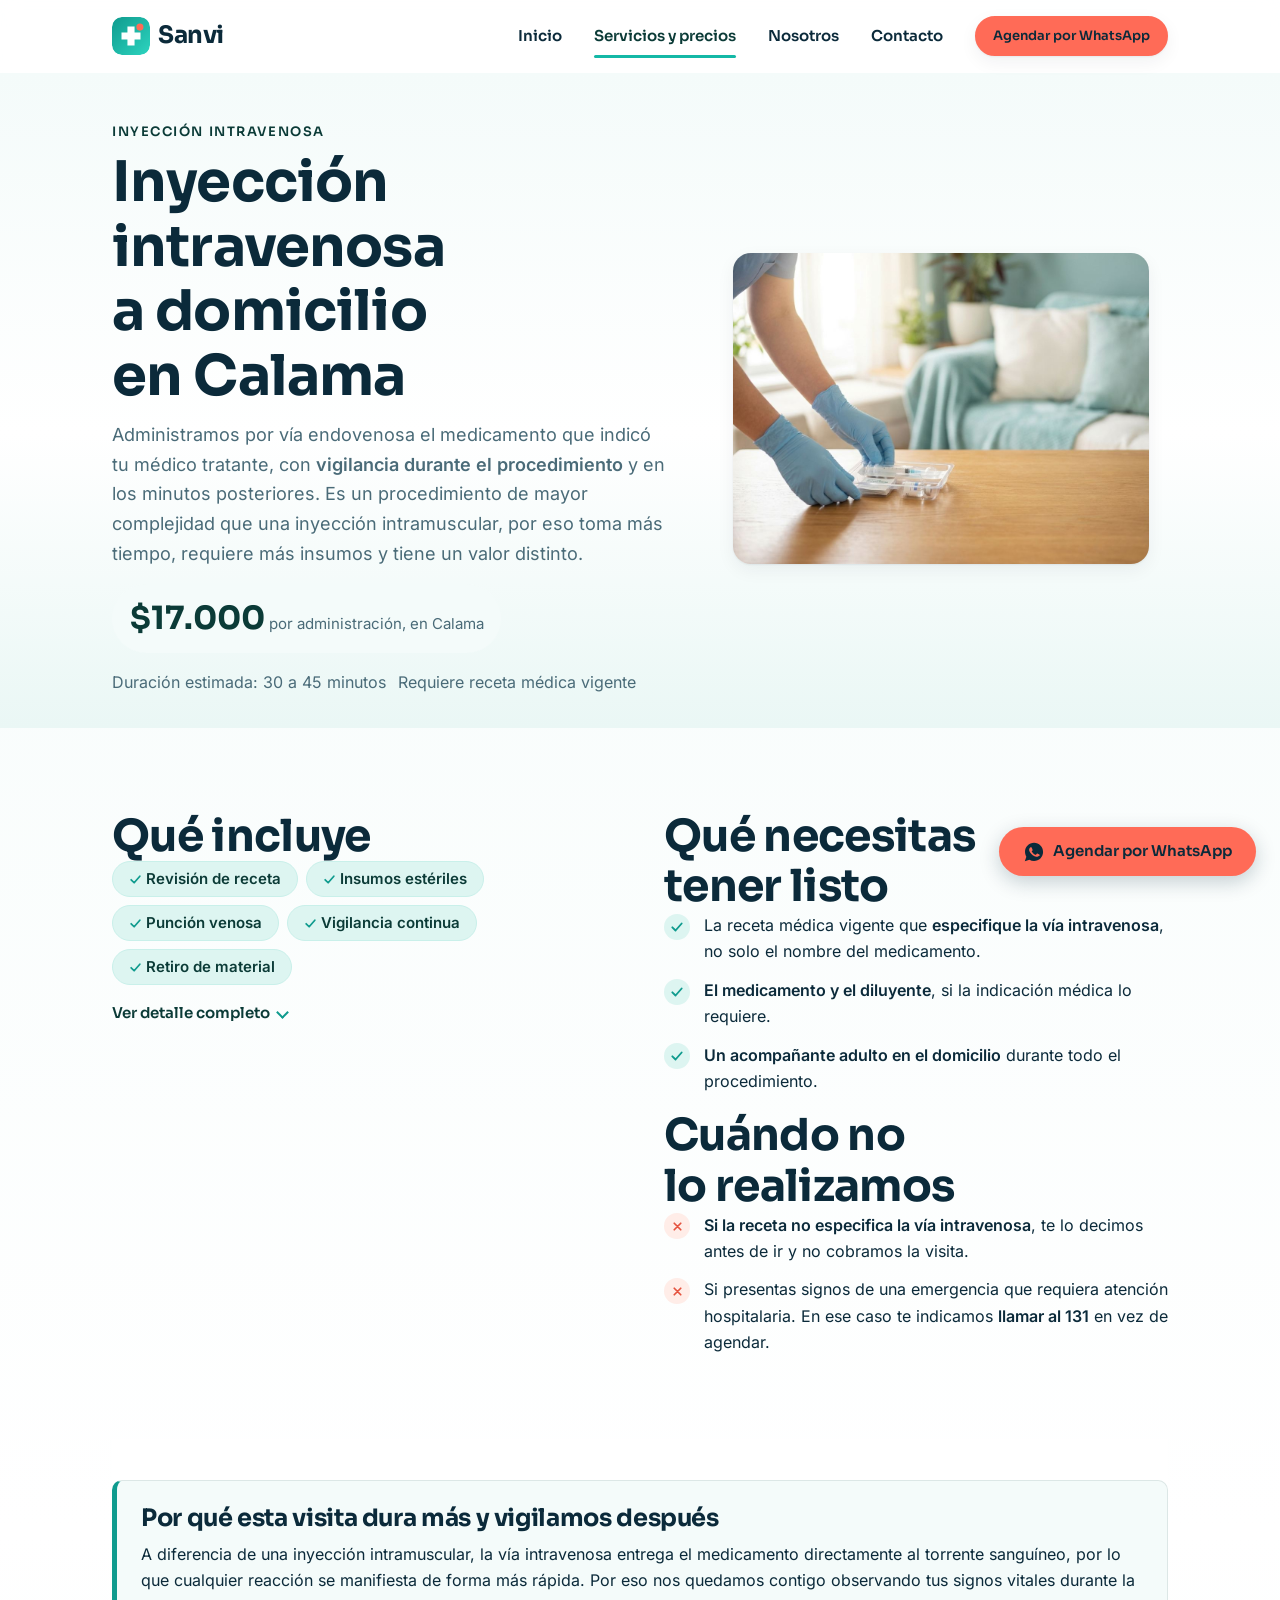
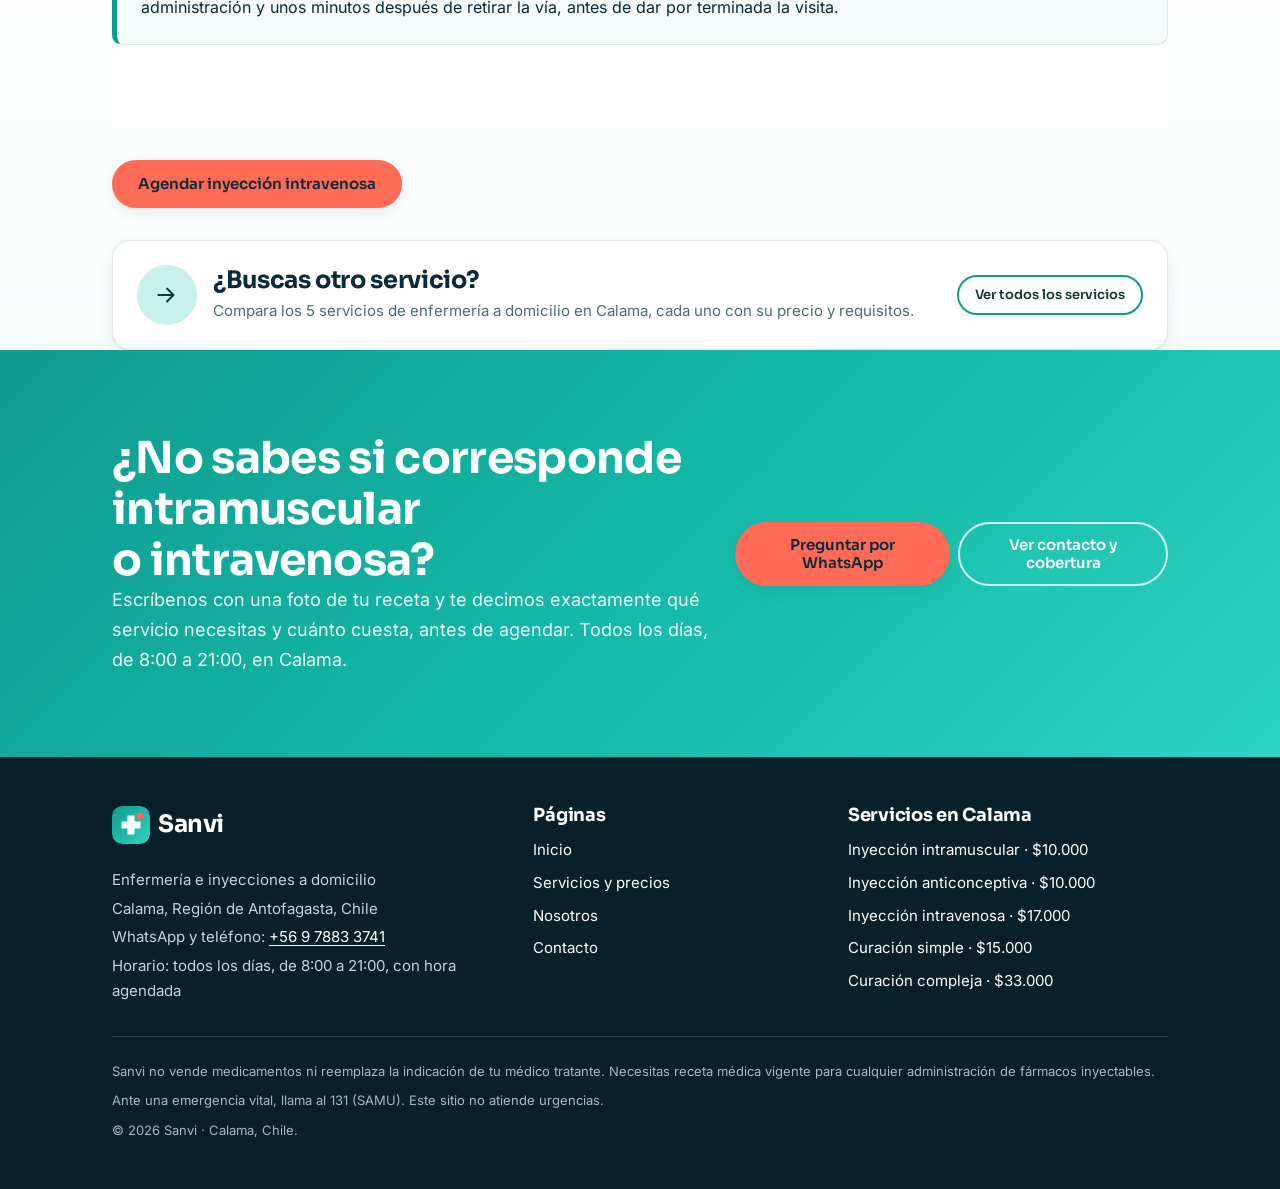
<file: sitio-sanvi/inyeccion-intravenosa.html>
<!DOCTYPE html>
<html lang="es-CL">
<head>
  <meta charset="utf-8">
  <meta name="viewport" content="width=device-width, initial-scale=1">
  <title>Inyección intravenosa a domicilio en Calama | Sanvi</title>
  <meta name="description" content="Inyección intravenosa a domicilio en Calama: administración endovenosa con vigilancia del procedimiento. $17.000, 30 a 45 minutos. Agenda por WhatsApp.">
  <meta name="robots" content="index, follow, max-image-preview:large">
  <meta name="theme-color" content="#0F9B8E">
  <link rel="canonical" href="https://sanvi.cl/inyeccion-intravenosa.html">

  <meta property="og:type" content="website">
  <meta property="og:locale" content="es_CL">
  <meta property="og:site_name" content="Sanvi">
  <meta property="og:url" content="https://sanvi.cl/inyeccion-intravenosa.html">
  <meta property="og:title" content="Inyección intravenosa a domicilio en Calama | Sanvi">
  <meta property="og:description" content="Inyección intravenosa a domicilio en Calama: administración endovenosa con vigilancia del procedimiento. $17.000, 30 a 45 minutos. Agenda por WhatsApp.">
  <meta property="og:image" content="https://sanvi.cl/assets/img/og-sanvi.png">
  <meta property="og:image:width" content="1200">
  <meta property="og:image:height" content="630">
  <meta property="og:image:alt" content="Sanvi — Inyección intravenosa a domicilio en Calama">
  <meta name="twitter:card" content="summary_large_image">

  <link rel="preload" as="font" type="font/woff2" crossorigin href="assets/fonts/inter-latin.woff2">
  <link rel="preload" as="font" type="font/woff2" crossorigin href="assets/fonts/sora-latin.woff2">

  <link rel="stylesheet" href="assets/css/base.css">
  <link rel="stylesheet" href="assets/css/components.css">
  <link rel="stylesheet" href="assets/css/pages.css">
  <link rel="icon" href="assets/img/favicon.svg" type="image/svg+xml">
  <link rel="apple-touch-icon" href="assets/img/apple-touch-icon.png">
  <script type="application/ld+json">
{
  "@context": "https://schema.org",
  "@graph": [
    {
      "@type": "MedicalBusiness",
      "@id": "https://sanvi.cl/#business",
      "additionalType": ["https://schema.org/Nursing", "https://www.wikidata.org/wiki/Q1145306"],
      "name": "Sanvi",
      "alternateName": "Sanvi Enfermería a Domicilio Calama",
      "description": "Servicio móvil de enfermería a domicilio en Calama: inyecciones intramusculares e intravenosas y curaciones simples y complejas, realizadas por técnicos en enfermería de nivel superior. Atención todos los días de 8:00 a 21:00, con hora agendada.",
      "url": "https://sanvi.cl/",
      "logo": {
        "@type": "ImageObject",
        "@id": "https://sanvi.cl/#logo",
        "url": "https://sanvi.cl/assets/img/logo-sanvi.png",
        "width": 512,
        "height": 512,
        "caption": "Sanvi, enfermería a domicilio en Calama"
      },
      "image": "https://sanvi.cl/assets/img/og-sanvi.png",
      "telephone": "+56978833741",
      "priceRange": "$$",
      "currenciesAccepted": "CLP",
      "medicalSpecialty": "Nursing",
      "isAcceptingNewPatients": true,
      "address": {
        "@type": "PostalAddress",
        "addressLocality": "Calama",
        "addressRegion": "Antofagasta",
        "postalCode": "1390000",
        "addressCountry": "CL"
      },
      "geo": {"@type": "GeoCoordinates", "latitude": -22.4667, "longitude": -68.9333},
      "areaServed": {
        "@type": "City",
        "name": "Calama",
        "sameAs": "https://www.wikidata.org/wiki/Q233264"
      },
      "serviceArea": {
        "@type": "GeoCircle",
        "geoMidpoint": {"@type": "GeoCoordinates", "latitude": -22.4667, "longitude": -68.9333},
        "geoRadius": "12000"
      },
      "openingHoursSpecification": [
        {
          "@type": "OpeningHoursSpecification",
          "dayOfWeek": ["Monday", "Tuesday", "Wednesday", "Thursday", "Friday", "Saturday", "Sunday"],
          "opens": "08:00",
          "closes": "21:00"
        }
      ],
      "availableLanguage": [{"@type": "Language", "name": "Spanish", "alternateName": "es"}],
      "contactPoint": [
        {
          "@type": "ContactPoint",
          "contactType": "customer service",
          "telephone": "+56978833741",
          "availableLanguage": "es",
          "areaServed": "CL"
        }
      ],
      "hasOfferCatalog": {"@id": "https://sanvi.cl/#catalogo"}
    },
    {
      "@type": "WebSite",
      "@id": "https://sanvi.cl/#website",
      "url": "https://sanvi.cl/",
      "name": "Sanvi",
      "inLanguage": "es-CL",
      "publisher": {"@id": "https://sanvi.cl/#business"}
    },
    {
      "@type": "Service",
      "@id": "https://sanvi.cl/inyeccion-intravenosa.html#service",
      "name": "Inyección intravenosa a domicilio en Calama",
      "serviceType": "Administración de medicamento por vía intravenosa",
      "description": "Administración a domicilio de medicamentos por vía endovenosa en Calama, con vigilancia durante y después del procedimiento. Requiere receta médica vigente que especifique la vía intravenosa. No incluye la venta del medicamento.",
      "url": "https://sanvi.cl/inyeccion-intravenosa.html",
      "provider": {"@id": "https://sanvi.cl/#business"},
      "areaServed": {"@type": "City", "name": "Calama", "sameAs": "https://www.wikidata.org/wiki/Q233264"},
      "offers": {"@type": "Offer", "priceCurrency": "CLP", "price": "17000", "availability": "https://schema.org/InStock", "url": "https://sanvi.cl/inyeccion-intravenosa.html", "eligibleRegion": {"@type": "City", "name": "Calama"}}
    },
    {
      "@type": "WebPage",
      "@id": "https://sanvi.cl/inyeccion-intravenosa.html#webpage",
      "url": "https://sanvi.cl/inyeccion-intravenosa.html",
      "name": "Inyección intravenosa a domicilio en Calama | Sanvi",
      "description": "Inyección intravenosa a domicilio en Calama: administración endovenosa con vigilancia del procedimiento. $17.000, 30 a 45 minutos.",
      "inLanguage": "es-CL",
      "isPartOf": {"@id": "https://sanvi.cl/#website"},
      "about": {"@id": "https://sanvi.cl/#business"},
      "datePublished": "2026-10-07",
      "dateModified": "2026-10-07",
      "breadcrumb": {"@id": "https://sanvi.cl/inyeccion-intravenosa.html#breadcrumb"}
    },
    {
      "@type": "BreadcrumbList",
      "@id": "https://sanvi.cl/inyeccion-intravenosa.html#breadcrumb",
      "itemListElement": [
        {"@type": "ListItem", "position": 1, "name": "Inicio", "item": "https://sanvi.cl/"},
        {"@type": "ListItem", "position": 2, "name": "Servicios y precios", "item": "https://sanvi.cl/servicios.html"},
        {"@type": "ListItem", "position": 3, "name": "Inyección intravenosa", "item": "https://sanvi.cl/inyeccion-intravenosa.html"}
      ]
    }
  ]
}
  </script>
</head>
<body>
<a class="skip-link" href="#main">Saltar al contenido</a>
<header class="site-header" id="site-header">
  <div class="container site-header__inner">
    <a class="brand" href="index.html">
      <svg class="brand__mark" viewBox="0 0 64 64" width="38" height="38" aria-hidden="true" focusable="false">
        <defs><linearGradient id="brandHead" x1="0" y1="0" x2="1" y2="1">
          <stop offset="0" stop-color="#0F9B8E"/><stop offset="1" stop-color="#2DD4BF"/>
        </linearGradient></defs>
        <rect width="64" height="64" rx="16" fill="url(#brandHead)"/>
        <path d="M26 16h12v10h10v12H38v10H26V38H16V26h10z" fill="#fff"/>
        <circle cx="47" cy="17" r="6" fill="#FF6B57"/>
      </svg>
      <span class="brand__name">Sanvi</span>
    </a>
    <button class="nav-toggle" type="button" aria-expanded="false" aria-controls="site-nav">
      <span class="nav-toggle__bars" aria-hidden="true"></span>
      <span class="sr-only">Abrir menú de navegación</span>
    </button>
    <nav class="site-nav" id="site-nav" aria-label="Navegación principal">
      <ul class="site-nav__list">
        <li><a href="index.html">Inicio</a></li>
        <li><a href="servicios.html" aria-current="page">Servicios y precios</a></li>
        <li><a href="nosotros.html">Nosotros</a></li>
        <li><a href="contacto.html">Contacto</a></li>
      </ul>
      <a class="btn btn--primary btn--sm site-nav__cta" href="https://wa.me/56978833741?text=Hola%20Sanvi%2C%20quiero%20agendar%20una%20atenci%C3%B3n%20de%20enfermer%C3%ADa%20a%20domicilio%20en%20Calama.">Agendar por WhatsApp</a>
    </nav>
  </div>
</header>
<main id="main">

  <section class="page-hero">
    <div class="container page-hero__grid">
      <div>
        <p class="eyebrow">Inyección intravenosa</p>
        <h1>Inyección intravenosa a domicilio en Calama</h1>
        <p class="lede">Administramos por vía endovenosa el medicamento que indicó tu médico tratante, con <strong>vigilancia durante el procedimiento</strong> y en los minutos posteriores. Es un procedimiento de mayor complejidad que una inyección intramuscular, por eso toma más tiempo, requiere más insumos y tiene un valor distinto.</p>
        <p class="service__price"><b>$17.000</b> <span>por administración, en Calama</span></p>
        <p class="service__meta"><span>Duración estimada: 30 a 45 minutos</span> <span>Requiere receta médica vigente</span></p>
      </div>
      <div class="page-hero__media">
        <img src="assets/img/hero-foto-inyeccion.jpg" width="1100" height="821" alt="Manos con guantes preparando una vía endovenosa para una inyección intravenosa a domicilio en Calama" decoding="async">
      </div>
    </div>
  </section>

  <div class="container">

    <section class="section" id="detalle">
      <div class="service__body">
        <div class="stack">
          <h2>Qué incluye</h2>
          <ul class="chip-row">
            <li class="chip chip--yes"><svg class="chip__icon" viewBox="0 0 24 24" aria-hidden="true" focusable="false"><path d="M4 12.5 9.5 18 20 6" fill="none" stroke="currentColor" stroke-width="3.2" stroke-linecap="round" stroke-linejoin="round"/></svg>Revisión de receta</li>
            <li class="chip chip--yes"><svg class="chip__icon" viewBox="0 0 24 24" aria-hidden="true" focusable="false"><path d="M4 12.5 9.5 18 20 6" fill="none" stroke="currentColor" stroke-width="3.2" stroke-linecap="round" stroke-linejoin="round"/></svg>Insumos estériles</li>
            <li class="chip chip--yes"><svg class="chip__icon" viewBox="0 0 24 24" aria-hidden="true" focusable="false"><path d="M4 12.5 9.5 18 20 6" fill="none" stroke="currentColor" stroke-width="3.2" stroke-linecap="round" stroke-linejoin="round"/></svg>Punción venosa</li>
            <li class="chip chip--yes"><svg class="chip__icon" viewBox="0 0 24 24" aria-hidden="true" focusable="false"><path d="M4 12.5 9.5 18 20 6" fill="none" stroke="currentColor" stroke-width="3.2" stroke-linecap="round" stroke-linejoin="round"/></svg>Vigilancia continua</li>
            <li class="chip chip--yes"><svg class="chip__icon" viewBox="0 0 24 24" aria-hidden="true" focusable="false"><path d="M4 12.5 9.5 18 20 6" fill="none" stroke="currentColor" stroke-width="3.2" stroke-linecap="round" stroke-linejoin="round"/></svg>Retiro de material</li>
          </ul>
          <details class="detail-expand">
            <summary>Ver detalle completo</summary>
            <ul class="checklist">
              <li>Revisión de la receta y de la <strong>compatibilidad del medicamento con la vía endovenosa</strong> indicada.</li>
              <li>Bránula o mariposa, jeringa, antiséptico y apósito <strong>estériles de un solo uso</strong>, abiertos delante de ti.</li>
              <li>Punción venosa y administración a la <strong>velocidad indicada</strong> por tu médico tratante.</li>
              <li><strong>Vigilancia de reacciones</strong> durante la administración y en los minutos posteriores al retiro de la vía.</li>
              <li><strong>Retiro del acceso venoso</strong> y de todo el material cortopunzante, en contenedor normado.</li>
            </ul>
          </details>
        </div>
        <div class="stack">
          <h2>Qué necesitas tener listo</h2>
          <ul class="checklist">
            <li>La receta médica vigente que <strong>especifique la vía intravenosa</strong>, no solo el nombre del medicamento.</li>
            <li><strong>El medicamento y el diluyente</strong>, si la indicación médica lo requiere.</li>
            <li><strong>Un acompañante adulto en el domicilio</strong> durante todo el procedimiento.</li>
          </ul>
          <h2>Cuándo no lo realizamos</h2>
          <ul class="checklist checklist--no">
            <li><strong>Si la receta no especifica la vía intravenosa</strong>, te lo decimos antes de ir y no cobramos la visita.</li>
            <li>Si presentas signos de una emergencia que requiera atención hospitalaria. En ese caso te indicamos <strong>llamar al 131</strong> en vez de agendar.</li>
          </ul>
        </div>
      </div>
    </section>

    <section class="section section--surface" id="por-que-vigilancia">
      <div class="container" style="padding:0">
        <div class="callout">
          <h3>Por qué esta visita dura más y vigilamos después</h3>
          <p>A diferencia de una inyección intramuscular, la vía intravenosa entrega el medicamento directamente al torrente sanguíneo, por lo que cualquier reacción se manifiesta de forma más rápida. Por eso nos quedamos contigo observando tus signos vitales durante la administración y unos minutos después de retirar la vía, antes de dar por terminada la visita.</p>
        </div>
      </div>
    </section>

    <p class="service__cta u-mt-3"><a class="btn btn--primary" href="https://wa.me/56978833741?text=Hola%20Sanvi%2C%20quiero%20agendar%20una%20inyecci%C3%B3n%20intravenosa%20a%20domicilio%20en%20Calama%20(%2417.000).">Agendar inyección intravenosa</a></p>

    <div class="nav-cue u-mt-3">
      <span class="nav-cue__icon card__icon card__icon--cs" aria-hidden="true"><svg viewBox="0 0 24 24" width="24" height="24" fill="none" stroke="currentColor" stroke-width="1.8" stroke-linecap="round" stroke-linejoin="round" focusable="false"><line x1="4" y1="12" x2="17" y2="12"/><polyline points="12 6 18 12 12 18"/></svg></span>
      <div class="nav-cue__body">
        <h3>¿Buscas otro servicio?</h3>
        <p>Compara los 5 servicios de enfermería a domicilio en Calama, cada uno con su precio y requisitos.</p>
      </div>
      <a class="btn btn--ghost btn--sm nav-cue__action" href="servicios.html">Ver todos los servicios</a>
    </div>

  </div>

  <section class="section cta-band" id="agendar">
    <div class="container cta-band__inner">
      <div>
        <h2>¿No sabes si corresponde intramuscular o intravenosa?</h2>
        <p class="lede">Escríbenos con una foto de tu receta y te decimos exactamente qué servicio necesitas y cuánto cuesta, antes de agendar. Todos los días, de 8:00 a 21:00, en Calama.</p>
      </div>
      <div class="cta-band__actions">
        <a class="btn btn--primary" href="https://wa.me/56978833741?text=Hola%20Sanvi%2C%20tengo%20una%20duda%20sobre%20qu%C3%A9%20servicio%20necesito%20a%20domicilio%20en%20Calama.">Preguntar por WhatsApp</a>
        <a class="btn btn--ghost" href="contacto.html">Ver contacto y cobertura</a>
      </div>
    </div>
  </section>

</main>
<footer class="site-footer">
  <div class="container">
    <div class="footer__grid">
      <div class="footer__col">
        <a class="brand u-text-inverse" href="index.html">
          <svg class="brand__mark" viewBox="0 0 64 64" width="38" height="38" aria-hidden="true" focusable="false">
            <defs><linearGradient id="brandFoot" x1="0" y1="0" x2="1" y2="1">
              <stop offset="0" stop-color="#0F9B8E"/><stop offset="1" stop-color="#2DD4BF"/>
            </linearGradient></defs>
            <rect width="64" height="64" rx="16" fill="url(#brandFoot)"/>
            <path d="M26 16h12v10h10v12H38v10H26V38H16V26h10z" fill="#fff"/>
            <circle cx="47" cy="17" r="6" fill="#FF6B57"/>
          </svg>
          <span class="brand__name">Sanvi</span>
        </a>
        <address class="footer__nap u-mt-1">
          <span>Enfermería e inyecciones a domicilio</span>
          <span>Calama, Región de Antofagasta, Chile</span>
          <span>WhatsApp y teléfono: <a href="tel:+56978833741">+56 9 7883 3741</a></span>
          <span>Horario: todos los días, de 8:00 a 21:00, con hora agendada</span>
        </address>
      </div>
      <div class="footer__col">
        <h2>Páginas</h2>
        <ul>
          <li><a href="index.html">Inicio</a></li>
          <li><a href="servicios.html">Servicios y precios</a></li>
          <li><a href="nosotros.html">Nosotros</a></li>
          <li><a href="contacto.html">Contacto</a></li>
        </ul>
      </div>
      <div class="footer__col">
        <h2>Servicios en Calama</h2>
        <ul>
          <li><a href="inyeccion-intramuscular.html">Inyección intramuscular · $10.000</a></li>
          <li><a href="inyeccion-anticonceptiva.html">Inyección anticonceptiva · $10.000</a></li>
          <li><a href="inyeccion-intravenosa.html">Inyección intravenosa · $17.000</a></li>
          <li><a href="curacion-simple.html">Curación simple · $15.000</a></li>
          <li><a href="curacion-compleja.html">Curación compleja · $33.000</a></li>
        </ul>
      </div>
    </div>
    <div class="footer__note">
      <p>Sanvi no vende medicamentos ni reemplaza la indicación de tu médico tratante. Necesitas receta médica vigente para cualquier administración de fármacos inyectables.</p>
      <p>Ante una emergencia vital, llama al 131 (SAMU). Este sitio no atiende urgencias.</p>
      <p>© 2026 Sanvi · Calama, Chile.</p>
    </div>
  </div>
</footer>

<a class="wa-fab" href="https://wa.me/56978833741?text=Hola%20Sanvi%2C%20quiero%20agendar%20una%20atenci%C3%B3n%20de%20enfermer%C3%ADa%20a%20domicilio%20en%20Calama." aria-label="Agendar por WhatsApp al +56 9 7883 3741">
  <svg viewBox="0 0 24 24" width="22" height="22" aria-hidden="true" focusable="false">
    <path fill="currentColor" d="M12.04 2C6.6 2 2.2 6.4 2.2 11.84c0 1.94.53 3.75 1.44 5.3L2 22l4.99-1.6a9.8 9.8 0 0 0 5.05 1.38h.01c5.43 0 9.84-4.4 9.84-9.84C21.89 6.4 17.48 2 12.04 2zm5.72 13.9c-.24.68-1.4 1.3-1.94 1.34-.5.05-.98.23-3.3-.7-2.79-1.1-4.56-3.94-4.7-4.13-.13-.19-1.12-1.5-1.12-2.85 0-1.36.71-2.02.96-2.3.25-.27.55-.34.73-.34h.53c.17 0 .4-.06.62.48.24.57.8 1.98.87 2.12.07.14.12.31.02.5-.1.19-.15.31-.29.48-.15.16-.31.37-.44.5-.15.14-.3.3-.13.58.17.29.76 1.25 1.63 2.03 1.12 1 2.06 1.3 2.35 1.45.29.14.46.12.63-.07.17-.2.72-.85.92-1.14.19-.29.38-.24.64-.14.26.09 1.66.78 1.95.93.29.14.48.21.55.33.07.12.07.69-.17 1.36z"/>
  </svg>
  <span class="wa-fab__text">Agendar por WhatsApp</span>
</a>
<script src="assets/js/site.js" defer></script>
</body>
</html>
</file>
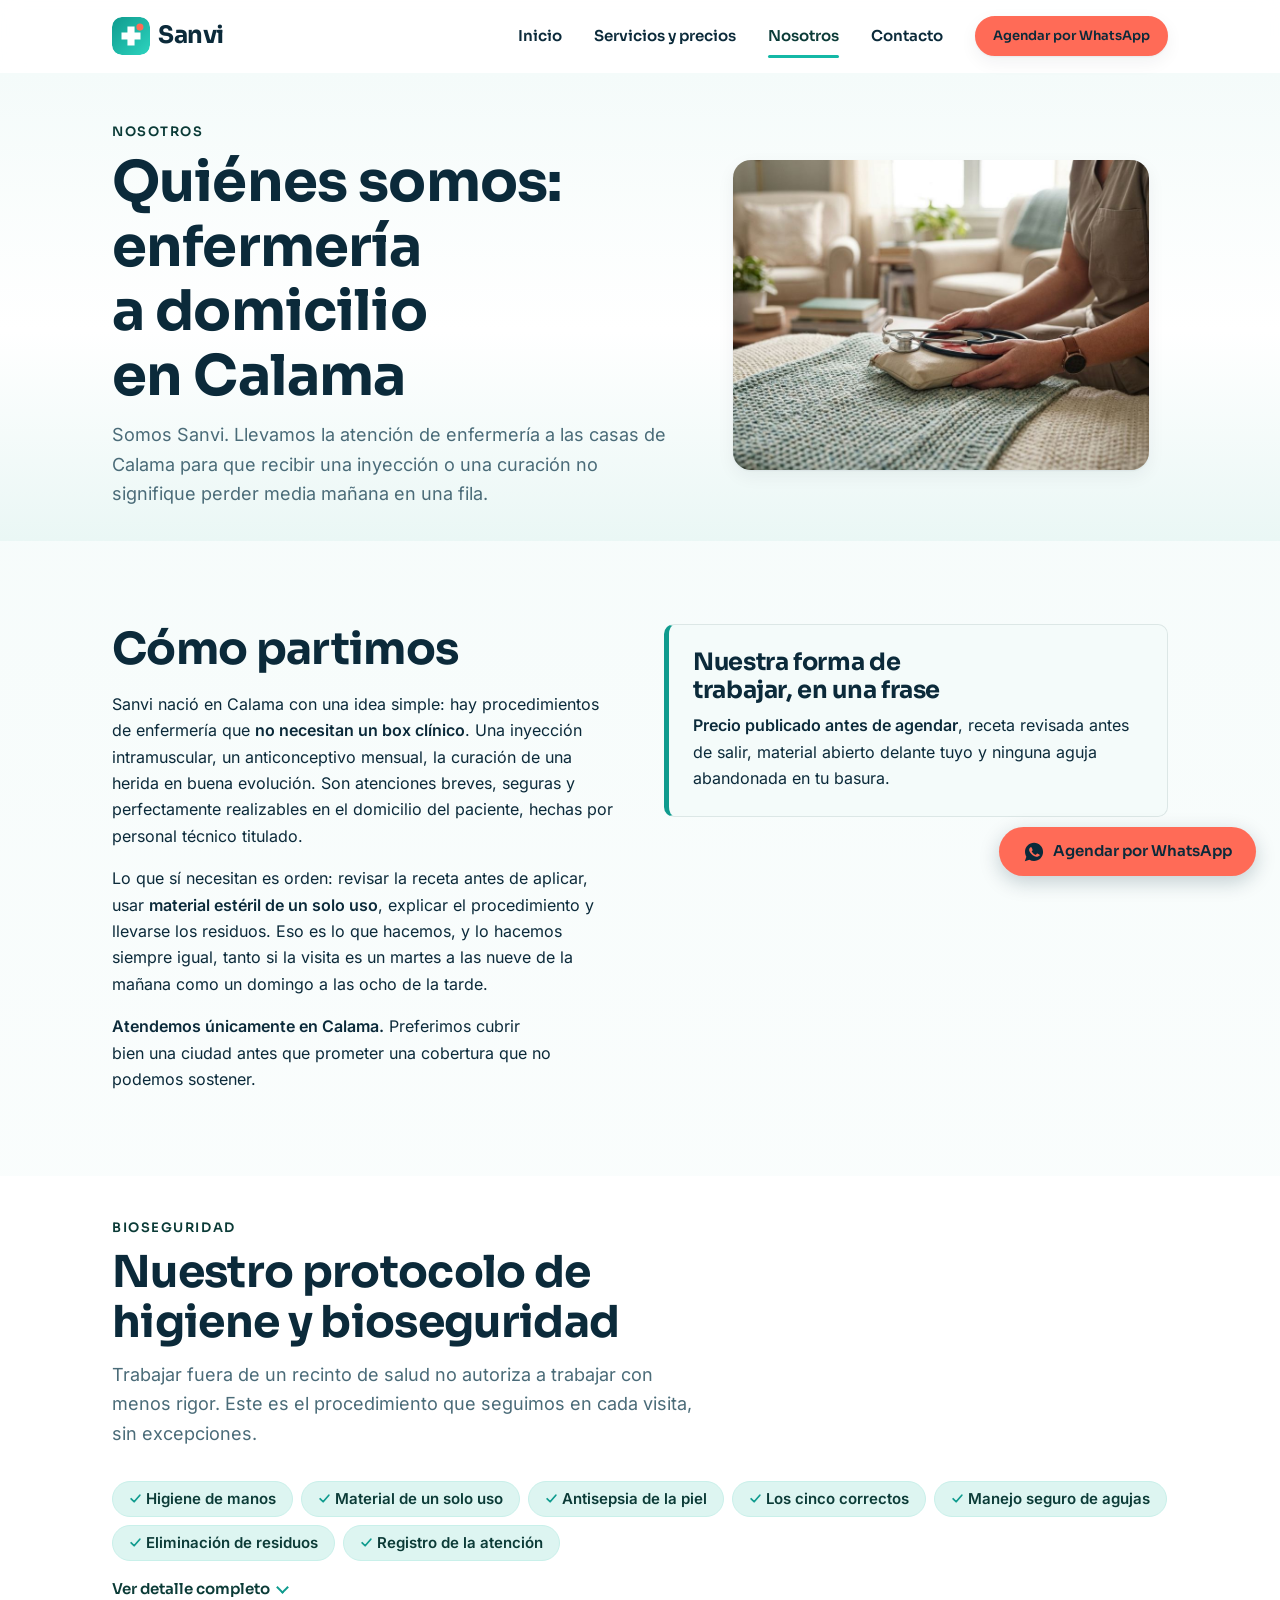
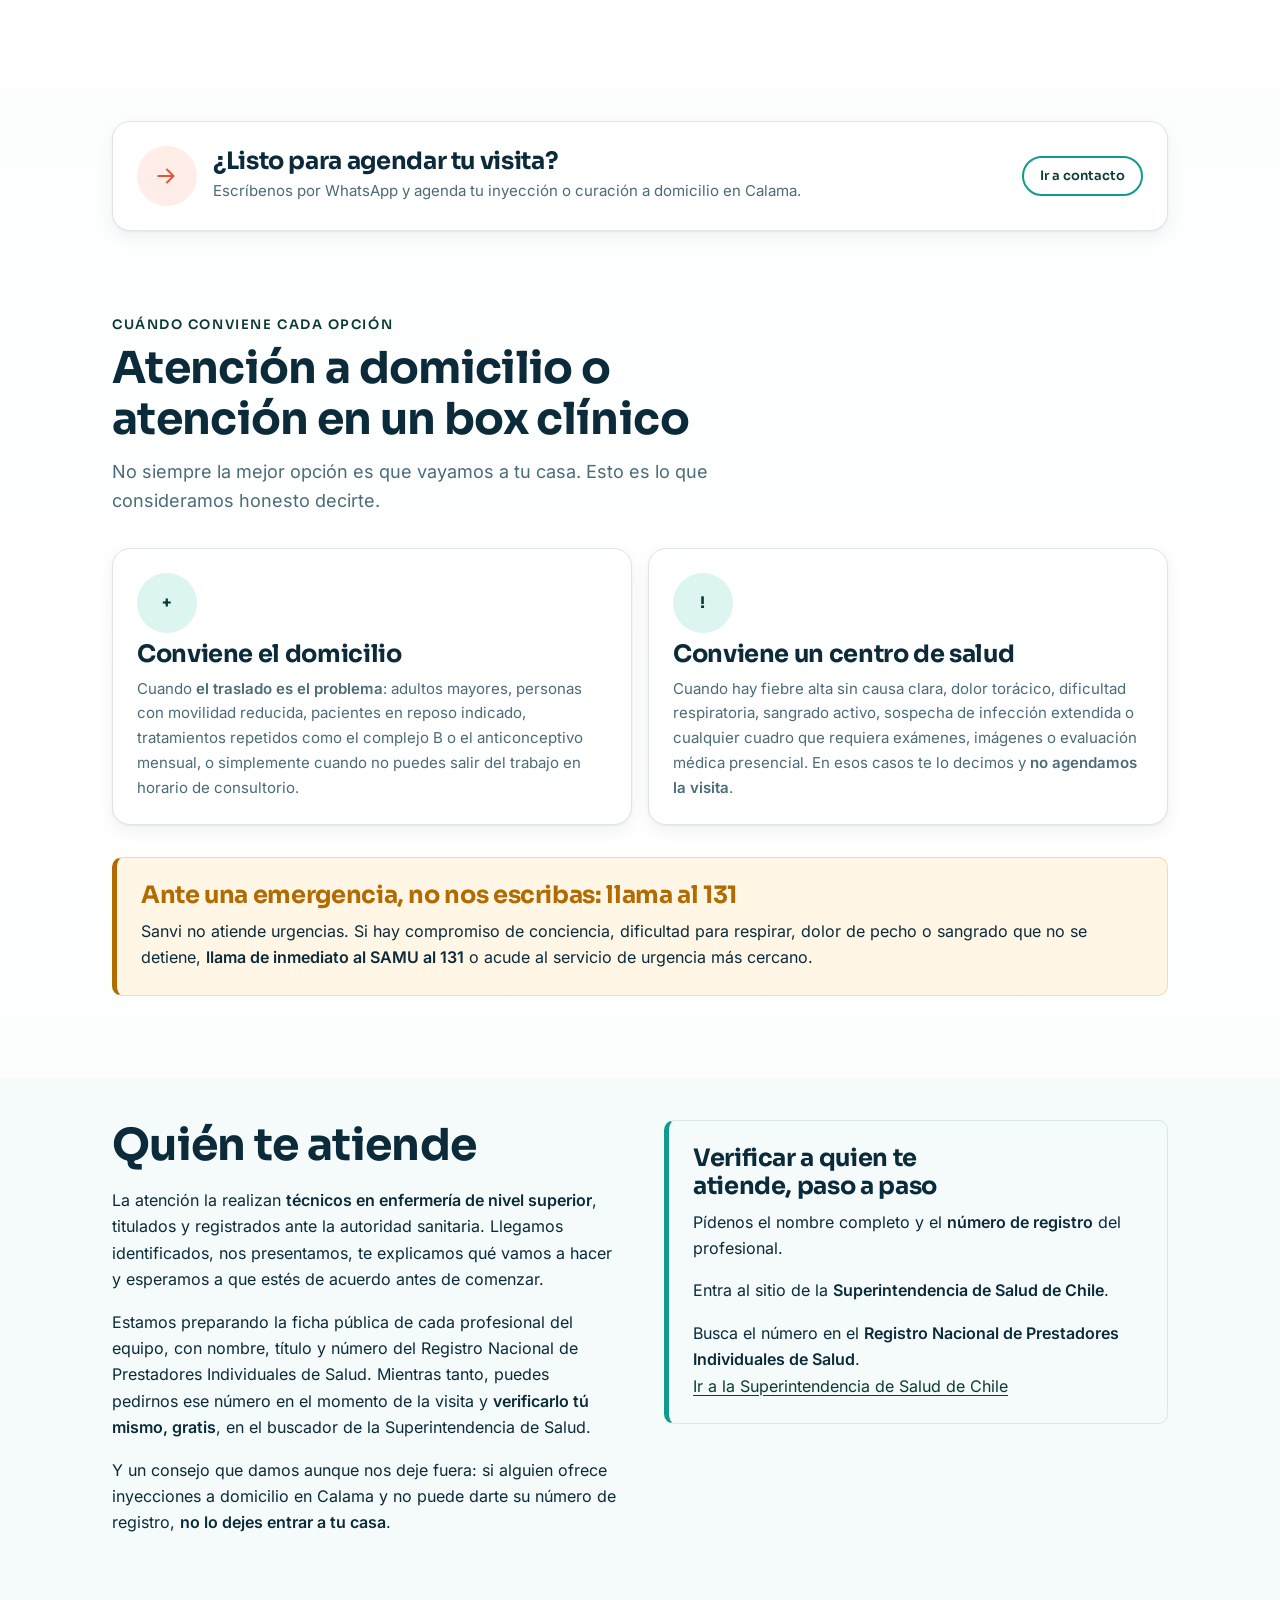
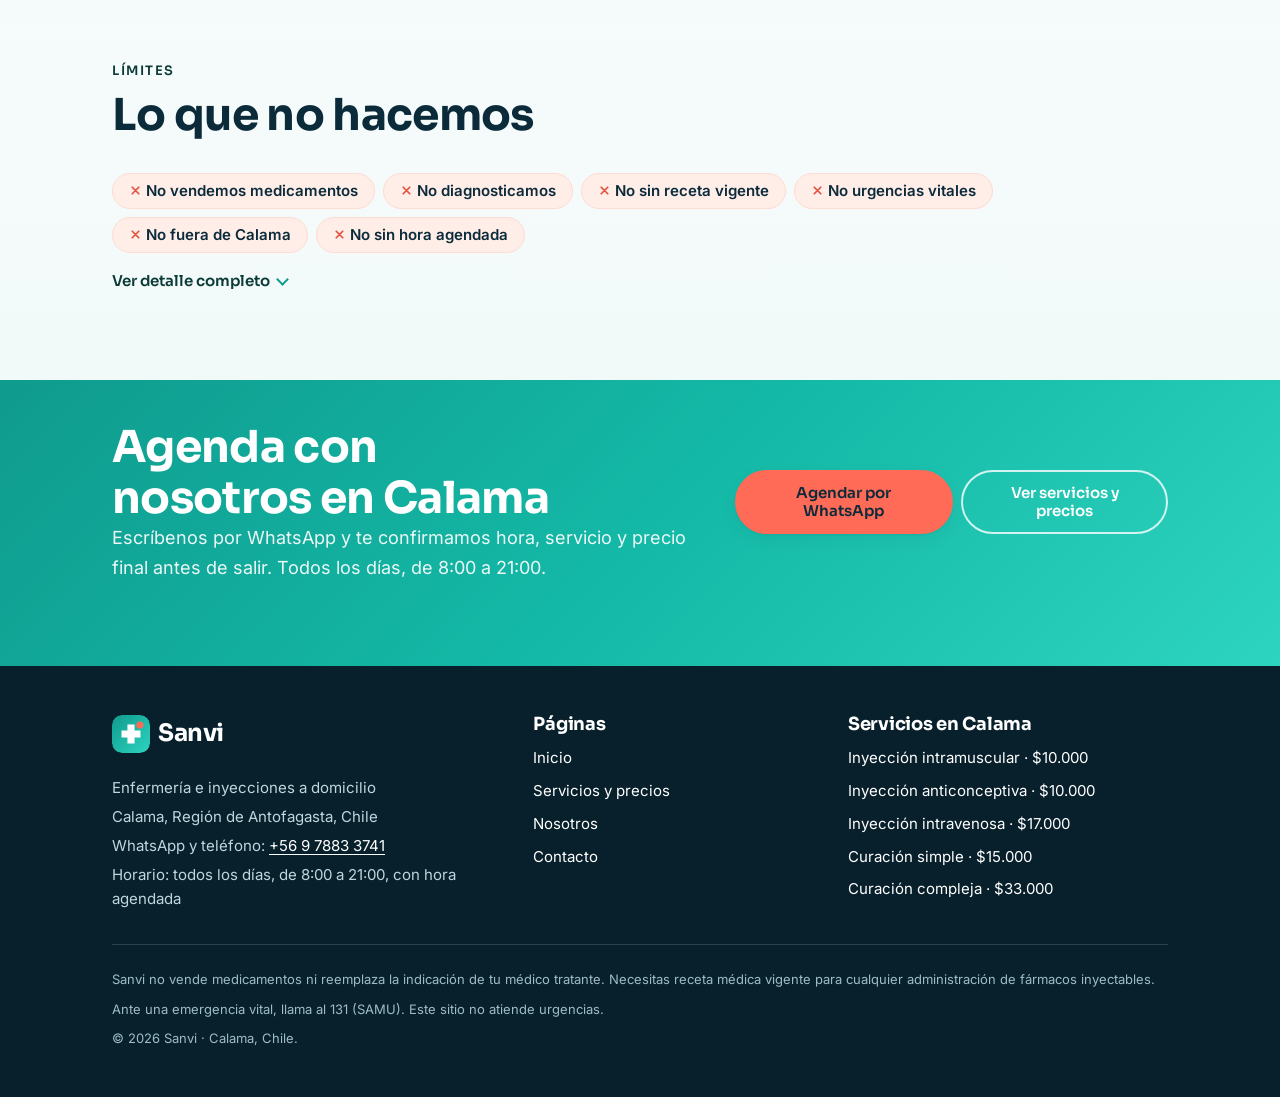
<file: sitio-sanvi/nosotros.html>
<!DOCTYPE html>
<html lang="es-CL">
<head>
  <meta charset="utf-8">
  <meta name="viewport" content="width=device-width, initial-scale=1">
  <title>Sobre Sanvi | Equipo de enfermeria a domicilio en Calama</title>
  <meta name="description" content="Conoce al equipo de Sanvi: tecnicos en enfermeria de nivel superior, protocolo de bioseguridad y atencion a domicilio en Calama con hora agendada.">
  <meta name="robots" content="index, follow, max-image-preview:large">
  <meta name="theme-color" content="#0F9B8E">
  <link rel="canonical" href="https://sanvi.cl/nosotros.html">

  <meta property="og:type" content="website">
  <meta property="og:locale" content="es_CL">
  <meta property="og:site_name" content="Sanvi">
  <meta property="og:url" content="https://sanvi.cl/nosotros.html">
  <meta property="og:title" content="Sobre Sanvi | Equipo de enfermeria a domicilio en Calama">
  <meta property="og:description" content="Conoce al equipo de Sanvi: tecnicos en enfermeria de nivel superior, protocolo de bioseguridad y atencion a domicilio en Calama con hora agendada.">
  <meta property="og:image" content="https://sanvi.cl/assets/img/og-sanvi.png">
  <meta property="og:image:width" content="1200">
  <meta property="og:image:height" content="630">
  <meta property="og:image:alt" content="Sanvi — Equipo de enfermería a domicilio en Calama">
  <meta name="twitter:card" content="summary_large_image">

  <link rel="preload" as="font" type="font/woff2" crossorigin href="assets/fonts/inter-latin.woff2">
  <link rel="preload" as="font" type="font/woff2" crossorigin href="assets/fonts/sora-latin.woff2">

  <link rel="stylesheet" href="assets/css/base.css">
  <link rel="stylesheet" href="assets/css/components.css">
  <link rel="stylesheet" href="assets/css/pages.css">
  <link rel="icon" href="assets/img/favicon.svg" type="image/svg+xml">
  <link rel="apple-touch-icon" href="assets/img/apple-touch-icon.png">
  <script type="application/ld+json">
{
  "@context": "https://schema.org",
  "@graph": [
    {
      "@type": "MedicalBusiness",
      "@id": "https://sanvi.cl/#business",
      "additionalType": ["https://schema.org/Nursing", "https://www.wikidata.org/wiki/Q1145306"],
      "name": "Sanvi",
      "alternateName": "Sanvi Enfermería a Domicilio Calama",
      "description": "Servicio móvil de enfermería a domicilio en Calama: inyecciones intramusculares e intravenosas y curaciones simples y complejas, realizadas por técnicos en enfermería de nivel superior. Atención todos los días de 8:00 a 21:00, con hora agendada.",
      "url": "https://sanvi.cl/",
      "logo": {
        "@type": "ImageObject",
        "@id": "https://sanvi.cl/#logo",
        "url": "https://sanvi.cl/assets/img/logo-sanvi.png",
        "width": 512,
        "height": 512,
        "caption": "Sanvi, enfermería a domicilio en Calama"
      },
      "image": "https://sanvi.cl/assets/img/og-sanvi.png",
      "telephone": "+56978833741",
      "priceRange": "$$",
      "currenciesAccepted": "CLP",
      "medicalSpecialty": "Nursing",
      "isAcceptingNewPatients": true,
      "address": {
        "@type": "PostalAddress",
        "addressLocality": "Calama",
        "addressRegion": "Antofagasta",
        "postalCode": "1390000",
        "addressCountry": "CL"
      },
      "geo": {"@type": "GeoCoordinates", "latitude": -22.4667, "longitude": -68.9333},
      "areaServed": {"@type": "City", "name": "Calama", "sameAs": "https://www.wikidata.org/wiki/Q233264"},
      "serviceArea": {
        "@type": "GeoCircle",
        "geoMidpoint": {"@type": "GeoCoordinates", "latitude": -22.4667, "longitude": -68.9333},
        "geoRadius": "12000"
      },
      "openingHoursSpecification": [
        {
          "@type": "OpeningHoursSpecification",
          "dayOfWeek": ["Monday", "Tuesday", "Wednesday", "Thursday", "Friday", "Saturday", "Sunday"],
          "opens": "08:00",
          "closes": "21:00"
        }
      ],
      "availableLanguage": [{"@type": "Language", "name": "Spanish", "alternateName": "es"}],
      "knowsAbout": [
        "Inyección intramuscular a domicilio",
        "Inyección intravenosa a domicilio",
        "Curación de heridas simples",
        "Curación de heridas complejas",
        "Complejo vitamínico B",
        "Anticonceptivo inyectable mensual",
        "Enfermería a domicilio en Calama"
      ],
      "contactPoint": [
        {"@type": "ContactPoint", "contactType": "customer service", "telephone": "+56978833741", "availableLanguage": "es", "areaServed": "CL"}
      ]
    },
    {
      "@type": "WebSite",
      "@id": "https://sanvi.cl/#website",
      "url": "https://sanvi.cl/",
      "name": "Sanvi",
      "inLanguage": "es-CL",
      "publisher": {"@id": "https://sanvi.cl/#business"}
    },
    {
      "@type": "AboutPage",
      "@id": "https://sanvi.cl/nosotros.html#webpage",
      "url": "https://sanvi.cl/nosotros.html",
      "name": "Quiénes somos | Sanvi, enfermería a domicilio en Calama",
      "description": "Conoce a Sanvi: técnicos en enfermería de nivel superior, protocolo de bioseguridad e insumos estériles de un solo uso para atenderte en tu casa, en Calama.",
      "inLanguage": "es-CL",
      "isPartOf": {"@id": "https://sanvi.cl/#website"},
      "about": {"@id": "https://sanvi.cl/#business"},
      "datePublished": "2026-09-05",
      "dateModified": "2026-09-05",
      "breadcrumb": {"@id": "https://sanvi.cl/nosotros.html#breadcrumb"}
    },
    {
      "@type": "BreadcrumbList",
      "@id": "https://sanvi.cl/nosotros.html#breadcrumb",
      "itemListElement": [
        {"@type": "ListItem", "position": 1, "name": "Inicio", "item": "https://sanvi.cl/"},
        {"@type": "ListItem", "position": 2, "name": "Nosotros", "item": "https://sanvi.cl/nosotros.html"}
      ]
    }
  ]
}
  </script>
</head>
<body>
<a class="skip-link" href="#main">Saltar al contenido</a>
<header class="site-header" id="site-header">
  <div class="container site-header__inner">
    <a class="brand" href="index.html">
      <svg class="brand__mark" viewBox="0 0 64 64" width="38" height="38" aria-hidden="true" focusable="false">
        <defs><linearGradient id="brandHead" x1="0" y1="0" x2="1" y2="1">
          <stop offset="0" stop-color="#0F9B8E"/><stop offset="1" stop-color="#2DD4BF"/>
        </linearGradient></defs>
        <rect width="64" height="64" rx="16" fill="url(#brandHead)"/>
        <path d="M26 16h12v10h10v12H38v10H26V38H16V26h10z" fill="#fff"/>
        <circle cx="47" cy="17" r="6" fill="#FF6B57"/>
      </svg>
      <span class="brand__name">Sanvi</span>
    </a>
    <button class="nav-toggle" type="button" aria-expanded="false" aria-controls="site-nav">
      <span class="nav-toggle__bars" aria-hidden="true"></span>
      <span class="sr-only">Abrir menú de navegación</span>
    </button>
    <nav class="site-nav" id="site-nav" aria-label="Navegación principal">
      <ul class="site-nav__list">
        <li><a href="index.html">Inicio</a></li>
        <li><a href="servicios.html">Servicios y precios</a></li>
        <li><a href="nosotros.html" aria-current="page">Nosotros</a></li>
        <li><a href="contacto.html">Contacto</a></li>
      </ul>
      <a class="btn btn--primary btn--sm site-nav__cta" href="https://wa.me/56978833741?text=Hola%20Sanvi%2C%20quiero%20agendar%20una%20atenci%C3%B3n%20de%20enfermer%C3%ADa%20a%20domicilio%20en%20Calama.">Agendar por WhatsApp</a>
    </nav>
  </div>
</header>
<main id="main">

  <section class="page-hero">
    <div class="container page-hero__grid">
      <div>
        <p class="eyebrow">Nosotros</p>
        <h1>Quiénes somos: enfermería a domicilio en Calama</h1>
        <p class="lede">Somos Sanvi. Llevamos la atención de enfermería a las casas de Calama para que recibir una inyección o una curación no signifique perder media mañana en una fila.</p>
      </div>
      <div class="page-hero__media">
        <img src="assets/img/nosotros-foto-equipo.jpg" width="900" height="672" alt="Manos sosteniendo un fonendoscopio y un pequeño botiquín sobre una manta tejida, en un hogar de Calama" decoding="async">
      </div>
    </div>
  </section>

  <section class="section" id="historia">
    <div class="container split">
      <div class="stack">
        <h2>Cómo partimos</h2>
        <p>Sanvi nació en Calama con una idea simple: hay procedimientos de enfermería que <strong>no necesitan un box clínico</strong>. Una inyección intramuscular, un anticonceptivo mensual, la curación de una herida en buena evolución. Son atenciones breves, seguras y perfectamente realizables en el domicilio del paciente, hechas por personal técnico titulado.</p>
        <p>Lo que sí necesitan es orden: revisar la receta antes de aplicar, usar <strong>material estéril de un solo uso</strong>, explicar el procedimiento y llevarse los residuos. Eso es lo que hacemos, y lo hacemos siempre igual, tanto si la visita es un martes a las nueve de la mañana como un domingo a las ocho de la tarde.</p>
        <p><strong>Atendemos únicamente en Calama.</strong> Preferimos cubrir bien una ciudad antes que prometer una cobertura que no podemos sostener.</p>
      </div>
      <div class="callout">
        <h3>Nuestra forma de trabajar, en una frase</h3>
        <p><strong>Precio publicado antes de agendar</strong>, receta revisada antes de salir, material abierto delante tuyo y ninguna aguja abandonada en tu basura.</p>
      </div>
    </div>
  </section>

  <section class="section section--surface" id="bioseguridad">
    <div class="container">
      <div class="section__head">
        <p class="eyebrow">Bioseguridad</p>
        <h2>Nuestro protocolo de higiene y bioseguridad</h2>
        <p class="lede">Trabajar fuera de un recinto de salud no autoriza a trabajar con menos rigor. Este es el procedimiento que seguimos en cada visita, sin excepciones.</p>
      </div>
      <ul class="chip-row">
        <li class="chip chip--yes"><svg class="chip__icon" viewBox="0 0 24 24" aria-hidden="true" focusable="false"><path d="M4 12.5 9.5 18 20 6" fill="none" stroke="currentColor" stroke-width="3.2" stroke-linecap="round" stroke-linejoin="round"/></svg>Higiene de manos</li>
        <li class="chip chip--yes"><svg class="chip__icon" viewBox="0 0 24 24" aria-hidden="true" focusable="false"><path d="M4 12.5 9.5 18 20 6" fill="none" stroke="currentColor" stroke-width="3.2" stroke-linecap="round" stroke-linejoin="round"/></svg>Material de un solo uso</li>
        <li class="chip chip--yes"><svg class="chip__icon" viewBox="0 0 24 24" aria-hidden="true" focusable="false"><path d="M4 12.5 9.5 18 20 6" fill="none" stroke="currentColor" stroke-width="3.2" stroke-linecap="round" stroke-linejoin="round"/></svg>Antisepsia de la piel</li>
        <li class="chip chip--yes"><svg class="chip__icon" viewBox="0 0 24 24" aria-hidden="true" focusable="false"><path d="M4 12.5 9.5 18 20 6" fill="none" stroke="currentColor" stroke-width="3.2" stroke-linecap="round" stroke-linejoin="round"/></svg>Los cinco correctos</li>
        <li class="chip chip--yes"><svg class="chip__icon" viewBox="0 0 24 24" aria-hidden="true" focusable="false"><path d="M4 12.5 9.5 18 20 6" fill="none" stroke="currentColor" stroke-width="3.2" stroke-linecap="round" stroke-linejoin="round"/></svg>Manejo seguro de agujas</li>
        <li class="chip chip--yes"><svg class="chip__icon" viewBox="0 0 24 24" aria-hidden="true" focusable="false"><path d="M4 12.5 9.5 18 20 6" fill="none" stroke="currentColor" stroke-width="3.2" stroke-linecap="round" stroke-linejoin="round"/></svg>Eliminación de residuos</li>
        <li class="chip chip--yes"><svg class="chip__icon" viewBox="0 0 24 24" aria-hidden="true" focusable="false"><path d="M4 12.5 9.5 18 20 6" fill="none" stroke="currentColor" stroke-width="3.2" stroke-linecap="round" stroke-linejoin="round"/></svg>Registro de la atención</li>
      </ul>
      <details class="detail-expand">
        <summary>Ver detalle completo</summary>
        <ul class="checklist">
          <li><strong>Higiene de manos antes y después.</strong> Lavado o desinfección con solución de base alcohólica al llegar, antes del procedimiento y al terminar.</li>
          <li><strong>Material estéril de un solo uso.</strong> Jeringas, agujas, apósitos y guantes se abren delante del paciente y nunca se reutilizan.</li>
          <li><strong>Antisepsia de la zona.</strong> Preparación de la piel con antiséptico antes de cualquier punción o curación.</li>
          <li><strong>Verificación de los cinco correctos.</strong> Paciente correcto, medicamento correcto, dosis correcta, vía correcta y horario correcto, contrastados con la receta antes de administrar.</li>
          <li><strong>Manejo del cortopunzante.</strong> La aguja no se re-encapucha: va directo al contenedor rígido normado que llevamos y que se retira del domicilio.</li>
          <li><strong>Eliminación de residuos según norma.</strong> Todo el material contaminado sale de tu casa con nosotros y se elimina según la reglamentación sanitaria chilena de residuos de establecimientos de atención de salud.</li>
          <li><strong>Registro de la atención.</strong> Dejamos constancia de qué se aplicó, cuándo y qué indicaciones se dieron, para que puedas mostrárselo a tu médico tratante.</li>
        </ul>
      </details>
    </div>
  </section>

  <div class="container u-mt-3">
    <div class="nav-cue">
      <span class="nav-cue__icon card__icon card__icon--iv" aria-hidden="true"><svg viewBox="0 0 24 24" width="24" height="24" fill="none" stroke="currentColor" stroke-width="1.8" stroke-linecap="round" stroke-linejoin="round" focusable="false"><line x1="4" y1="12" x2="17" y2="12"/><polyline points="12 6 18 12 12 18"/></svg></span>
      <div class="nav-cue__body">
        <h3>¿Listo para agendar tu visita?</h3>
        <p>Escríbenos por WhatsApp y agenda tu inyección o curación a domicilio en Calama.</p>
      </div>
      <a class="btn btn--ghost btn--sm nav-cue__action" href="contacto.html">Ir a contacto</a>
    </div>
  </div>

  <section class="section" id="domicilio-o-clinica">
    <div class="container">
      <div class="section__head">
        <p class="eyebrow">Cuándo conviene cada opción</p>
        <h2>Atención a domicilio o atención en un box clínico</h2>
        <p class="lede">No siempre la mejor opción es que vayamos a tu casa. Esto es lo que consideramos honesto decirte.</p>
      </div>
      <div class="cards-grid">
        <article class="card">
          <span class="card__icon" aria-hidden="true">+</span>
          <h3 class="card__title">Conviene el domicilio</h3>
          <p>Cuando <strong>el traslado es el problema</strong>: adultos mayores, personas con movilidad reducida, pacientes en reposo indicado, tratamientos repetidos como el complejo B o el anticonceptivo mensual, o simplemente cuando no puedes salir del trabajo en horario de consultorio.</p>
        </article>
        <article class="card">
          <span class="card__icon" aria-hidden="true">!</span>
          <h3 class="card__title">Conviene un centro de salud</h3>
          <p>Cuando hay fiebre alta sin causa clara, dolor torácico, dificultad respiratoria, sangrado activo, sospecha de infección extendida o cualquier cuadro que requiera exámenes, imágenes o evaluación médica presencial. En esos casos te lo decimos y <strong>no agendamos la visita</strong>.</p>
        </article>
      </div>
      <div class="callout callout--warn u-mt-3">
        <h3>Ante una emergencia, no nos escribas: llama al 131</h3>
        <p>Sanvi no atiende urgencias. Si hay compromiso de conciencia, dificultad para respirar, dolor de pecho o sangrado que no se detiene, <strong>llama de inmediato al SAMU al 131</strong> o acude al servicio de urgencia más cercano.</p>
      </div>
    </div>
  </section>

  <section class="section section--tint" id="equipo">
    <div class="container split">
      <div class="stack">
        <h2>Quién te atiende</h2>
        <p>La atención la realizan <strong>técnicos en enfermería de nivel superior</strong>, titulados y registrados ante la autoridad sanitaria. Llegamos identificados, nos presentamos, te explicamos qué vamos a hacer y esperamos a que estés de acuerdo antes de comenzar.</p>
        <p>Estamos preparando la ficha pública de cada profesional del equipo, con nombre, título y número del Registro Nacional de Prestadores Individuales de Salud. Mientras tanto, puedes pedirnos ese número en el momento de la visita y <strong>verificarlo tú mismo, gratis</strong>, en el buscador de la Superintendencia de Salud.</p>
        <p>Y un consejo que damos aunque nos deje fuera: si alguien ofrece inyecciones a domicilio en Calama y no puede darte su número de registro, <strong>no lo dejes entrar a tu casa</strong>.</p>
      </div>
      <div class="callout">
        <h3>Verificar a quien te atiende, paso a paso</h3>
        <ol class="stack u-list-indent">
          <li>Pídenos el nombre completo y el <strong>número de registro</strong> del profesional.</li>
          <li>Entra al sitio de la <strong>Superintendencia de Salud de Chile</strong>.</li>
          <li>Busca el número en el <strong>Registro Nacional de Prestadores Individuales de Salud</strong>.</li>
        </ol>
        <p><a href="https://www.superdesalud.gob.cl/" target="_blank" rel="noopener">Ir a la Superintendencia de Salud de Chile</a></p>
      </div>
    </div>
  </section>

  <section class="section" id="limites">
    <div class="container">
      <div class="section__head">
        <p class="eyebrow">Límites</p>
        <h2>Lo que no hacemos</h2>
      </div>
      <ul class="chip-row">
        <li class="chip chip--no"><svg class="chip__icon" viewBox="0 0 24 24" aria-hidden="true" focusable="false"><path d="M6 6l12 12M18 6L6 18" fill="none" stroke="currentColor" stroke-width="3.2" stroke-linecap="round"/></svg>No vendemos medicamentos</li>
        <li class="chip chip--no"><svg class="chip__icon" viewBox="0 0 24 24" aria-hidden="true" focusable="false"><path d="M6 6l12 12M18 6L6 18" fill="none" stroke="currentColor" stroke-width="3.2" stroke-linecap="round"/></svg>No diagnosticamos</li>
        <li class="chip chip--no"><svg class="chip__icon" viewBox="0 0 24 24" aria-hidden="true" focusable="false"><path d="M6 6l12 12M18 6L6 18" fill="none" stroke="currentColor" stroke-width="3.2" stroke-linecap="round"/></svg>No sin receta vigente</li>
        <li class="chip chip--no"><svg class="chip__icon" viewBox="0 0 24 24" aria-hidden="true" focusable="false"><path d="M6 6l12 12M18 6L6 18" fill="none" stroke="currentColor" stroke-width="3.2" stroke-linecap="round"/></svg>No urgencias vitales</li>
        <li class="chip chip--no"><svg class="chip__icon" viewBox="0 0 24 24" aria-hidden="true" focusable="false"><path d="M6 6l12 12M18 6L6 18" fill="none" stroke="currentColor" stroke-width="3.2" stroke-linecap="round"/></svg>No fuera de Calama</li>
        <li class="chip chip--no"><svg class="chip__icon" viewBox="0 0 24 24" aria-hidden="true" focusable="false"><path d="M6 6l12 12M18 6L6 18" fill="none" stroke="currentColor" stroke-width="3.2" stroke-linecap="round"/></svg>No sin hora agendada</li>
      </ul>
      <details class="detail-expand">
        <summary>Ver detalle completo</summary>
        <ul class="checklist checklist--no">
          <li><strong>No vendemos medicamentos.</strong> En Chile su venta corresponde exclusivamente a farmacias autorizadas.</li>
          <li><strong>No diagnosticamos, no recetamos</strong> y no modificamos la indicación de tu médico tratante.</li>
          <li>No aplicamos nada <strong>sin receta médica vigente</strong> cuando la normativa la exige.</li>
          <li><strong>No atendemos urgencias ni emergencias vitales.</strong></li>
          <li><strong>No atendemos fuera de Calama.</strong></li>
          <li><strong>No atendemos sin hora agendada previamente.</strong></li>
        </ul>
      </details>
    </div>
  </section>

  <section class="section cta-band">
    <div class="container cta-band__inner">
      <div>
        <h2>Agenda con nosotros en Calama</h2>
        <p class="lede">Escríbenos por WhatsApp y te confirmamos hora, servicio y precio final antes de salir. Todos los días, de 8:00 a 21:00.</p>
      </div>
      <div class="cta-band__actions">
        <a class="btn btn--primary" href="https://wa.me/56978833741?text=Hola%20Sanvi%2C%20quiero%20agendar%20una%20atenci%C3%B3n%20de%20enfermer%C3%ADa%20a%20domicilio%20en%20Calama.">Agendar por WhatsApp</a>
        <a class="btn btn--ghost" href="servicios.html">Ver servicios y precios</a>
      </div>
    </div>
  </section>

</main>
<footer class="site-footer">
  <div class="container">
    <div class="footer__grid">
      <div class="footer__col">
        <a class="brand u-text-inverse" href="index.html">
          <svg class="brand__mark" viewBox="0 0 64 64" width="38" height="38" aria-hidden="true" focusable="false">
            <defs><linearGradient id="brandFoot" x1="0" y1="0" x2="1" y2="1">
              <stop offset="0" stop-color="#0F9B8E"/><stop offset="1" stop-color="#2DD4BF"/>
            </linearGradient></defs>
            <rect width="64" height="64" rx="16" fill="url(#brandFoot)"/>
            <path d="M26 16h12v10h10v12H38v10H26V38H16V26h10z" fill="#fff"/>
            <circle cx="47" cy="17" r="6" fill="#FF6B57"/>
          </svg>
          <span class="brand__name">Sanvi</span>
        </a>
        <address class="footer__nap u-mt-1">
          <span>Enfermería e inyecciones a domicilio</span>
          <span>Calama, Región de Antofagasta, Chile</span>
          <span>WhatsApp y teléfono: <a href="tel:+56978833741">+56 9 7883 3741</a></span>
          <span>Horario: todos los días, de 8:00 a 21:00, con hora agendada</span>
        </address>
      </div>
      <div class="footer__col">
        <h2>Páginas</h2>
        <ul>
          <li><a href="index.html">Inicio</a></li>
          <li><a href="servicios.html">Servicios y precios</a></li>
          <li><a href="nosotros.html">Nosotros</a></li>
          <li><a href="contacto.html">Contacto</a></li>
        </ul>
      </div>
      <div class="footer__col">
        <h2>Servicios en Calama</h2>
        <ul>
          <li><a href="inyeccion-intramuscular.html">Inyección intramuscular · $10.000</a></li>
          <li><a href="inyeccion-anticonceptiva.html">Inyección anticonceptiva · $10.000</a></li>
          <li><a href="inyeccion-intravenosa.html">Inyección intravenosa · $17.000</a></li>
          <li><a href="curacion-simple.html">Curación simple · $15.000</a></li>
          <li><a href="curacion-compleja.html">Curación compleja · $33.000</a></li>
        </ul>
      </div>
    </div>
    <div class="footer__note">
      <p>Sanvi no vende medicamentos ni reemplaza la indicación de tu médico tratante. Necesitas receta médica vigente para cualquier administración de fármacos inyectables.</p>
      <p>Ante una emergencia vital, llama al 131 (SAMU). Este sitio no atiende urgencias.</p>
      <p>© 2026 Sanvi · Calama, Chile.</p>
    </div>
  </div>
</footer>

<a class="wa-fab" href="https://wa.me/56978833741?text=Hola%20Sanvi%2C%20quiero%20agendar%20una%20atenci%C3%B3n%20de%20enfermer%C3%ADa%20a%20domicilio%20en%20Calama." aria-label="Agendar por WhatsApp al +56 9 7883 3741">
  <svg viewBox="0 0 24 24" width="22" height="22" aria-hidden="true" focusable="false">
    <path fill="currentColor" d="M12.04 2C6.6 2 2.2 6.4 2.2 11.84c0 1.94.53 3.75 1.44 5.3L2 22l4.99-1.6a9.8 9.8 0 0 0 5.05 1.38h.01c5.43 0 9.84-4.4 9.84-9.84C21.89 6.4 17.48 2 12.04 2zm5.72 13.9c-.24.68-1.4 1.3-1.94 1.34-.5.05-.98.23-3.3-.7-2.79-1.1-4.56-3.94-4.7-4.13-.13-.19-1.12-1.5-1.12-2.85 0-1.36.71-2.02.96-2.3.25-.27.55-.34.73-.34h.53c.17 0 .4-.06.62.48.24.57.8 1.98.87 2.12.07.14.12.31.02.5-.1.19-.15.31-.29.48-.15.16-.31.37-.44.5-.15.14-.3.3-.13.58.17.29.76 1.25 1.63 2.03 1.12 1 2.06 1.3 2.35 1.45.29.14.46.12.63-.07.17-.2.72-.85.92-1.14.19-.29.38-.24.64-.14.26.09 1.66.78 1.95.93.29.14.48.21.55.33.07.12.07.69-.17 1.36z"/>
  </svg>
  <span class="wa-fab__text">Agendar por WhatsApp</span>
</a>
<script src="assets/js/site.js" defer></script>
</body>
</html>
</file>
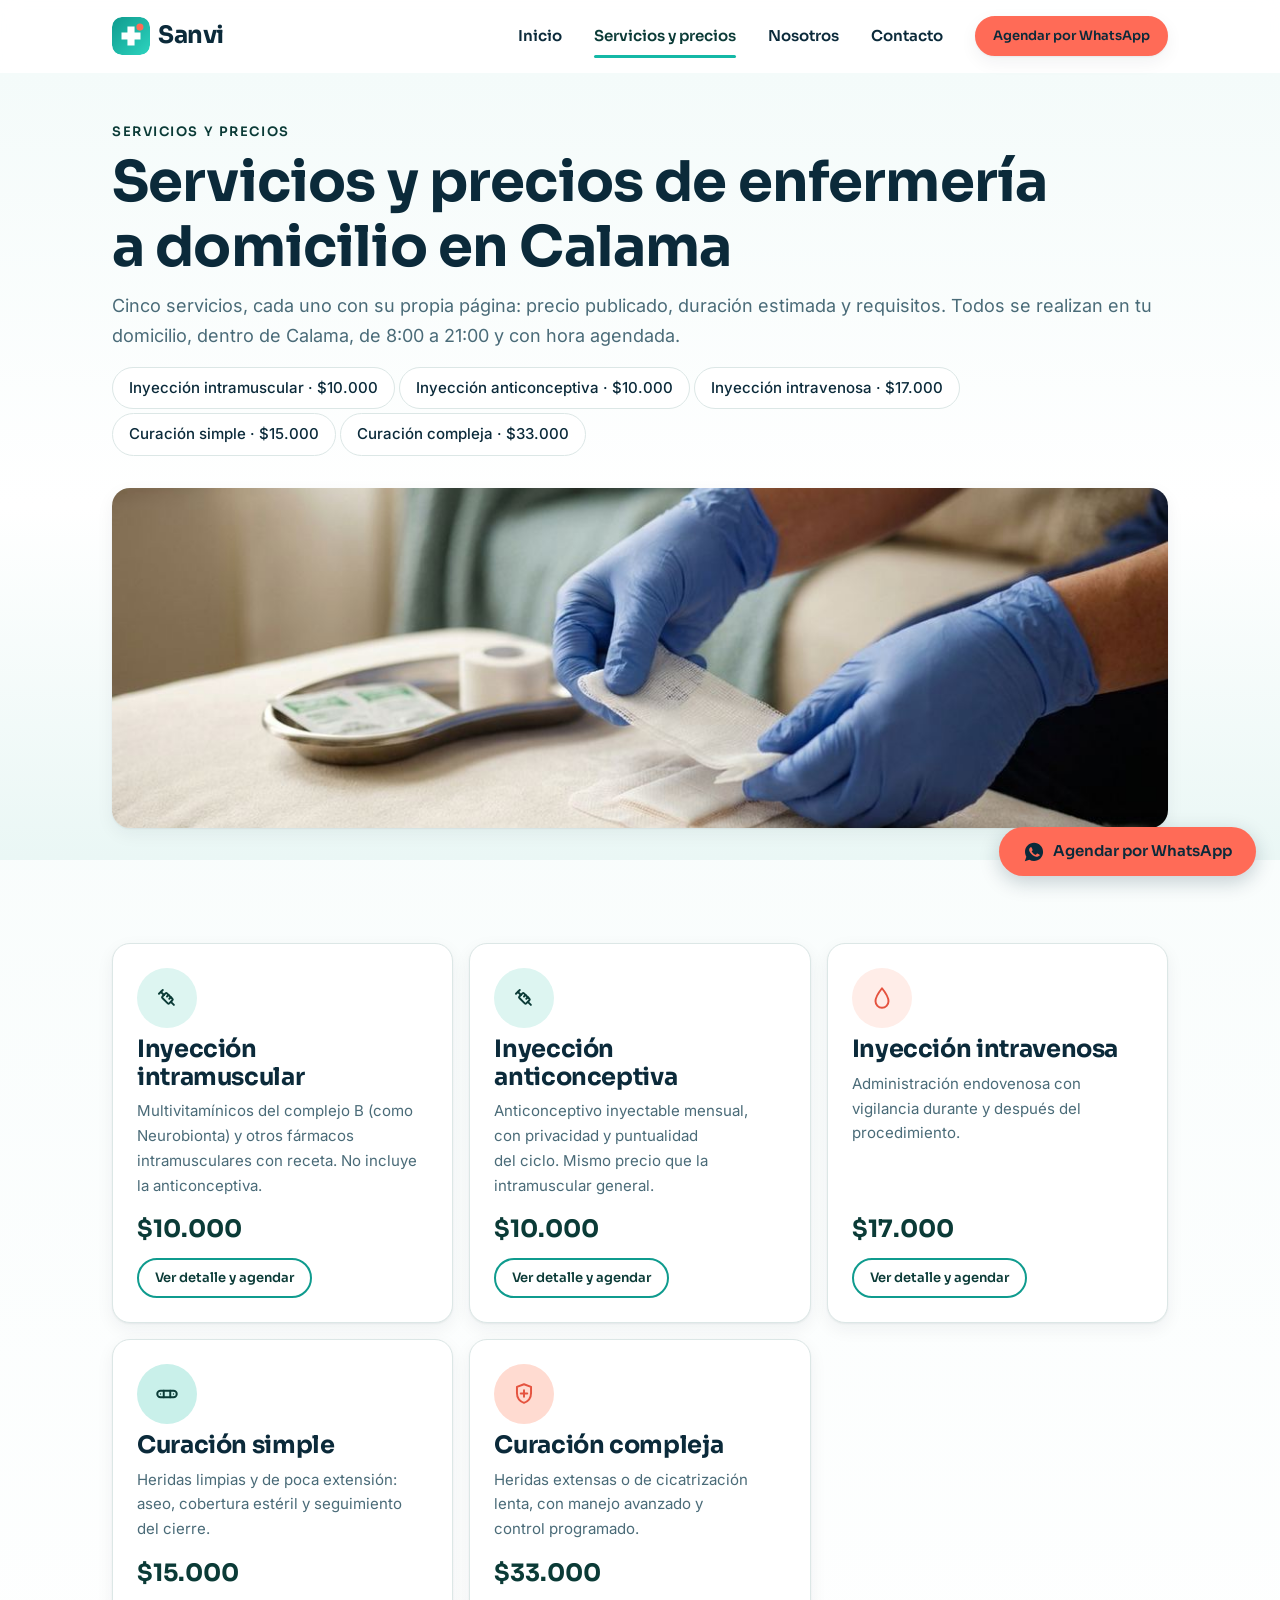
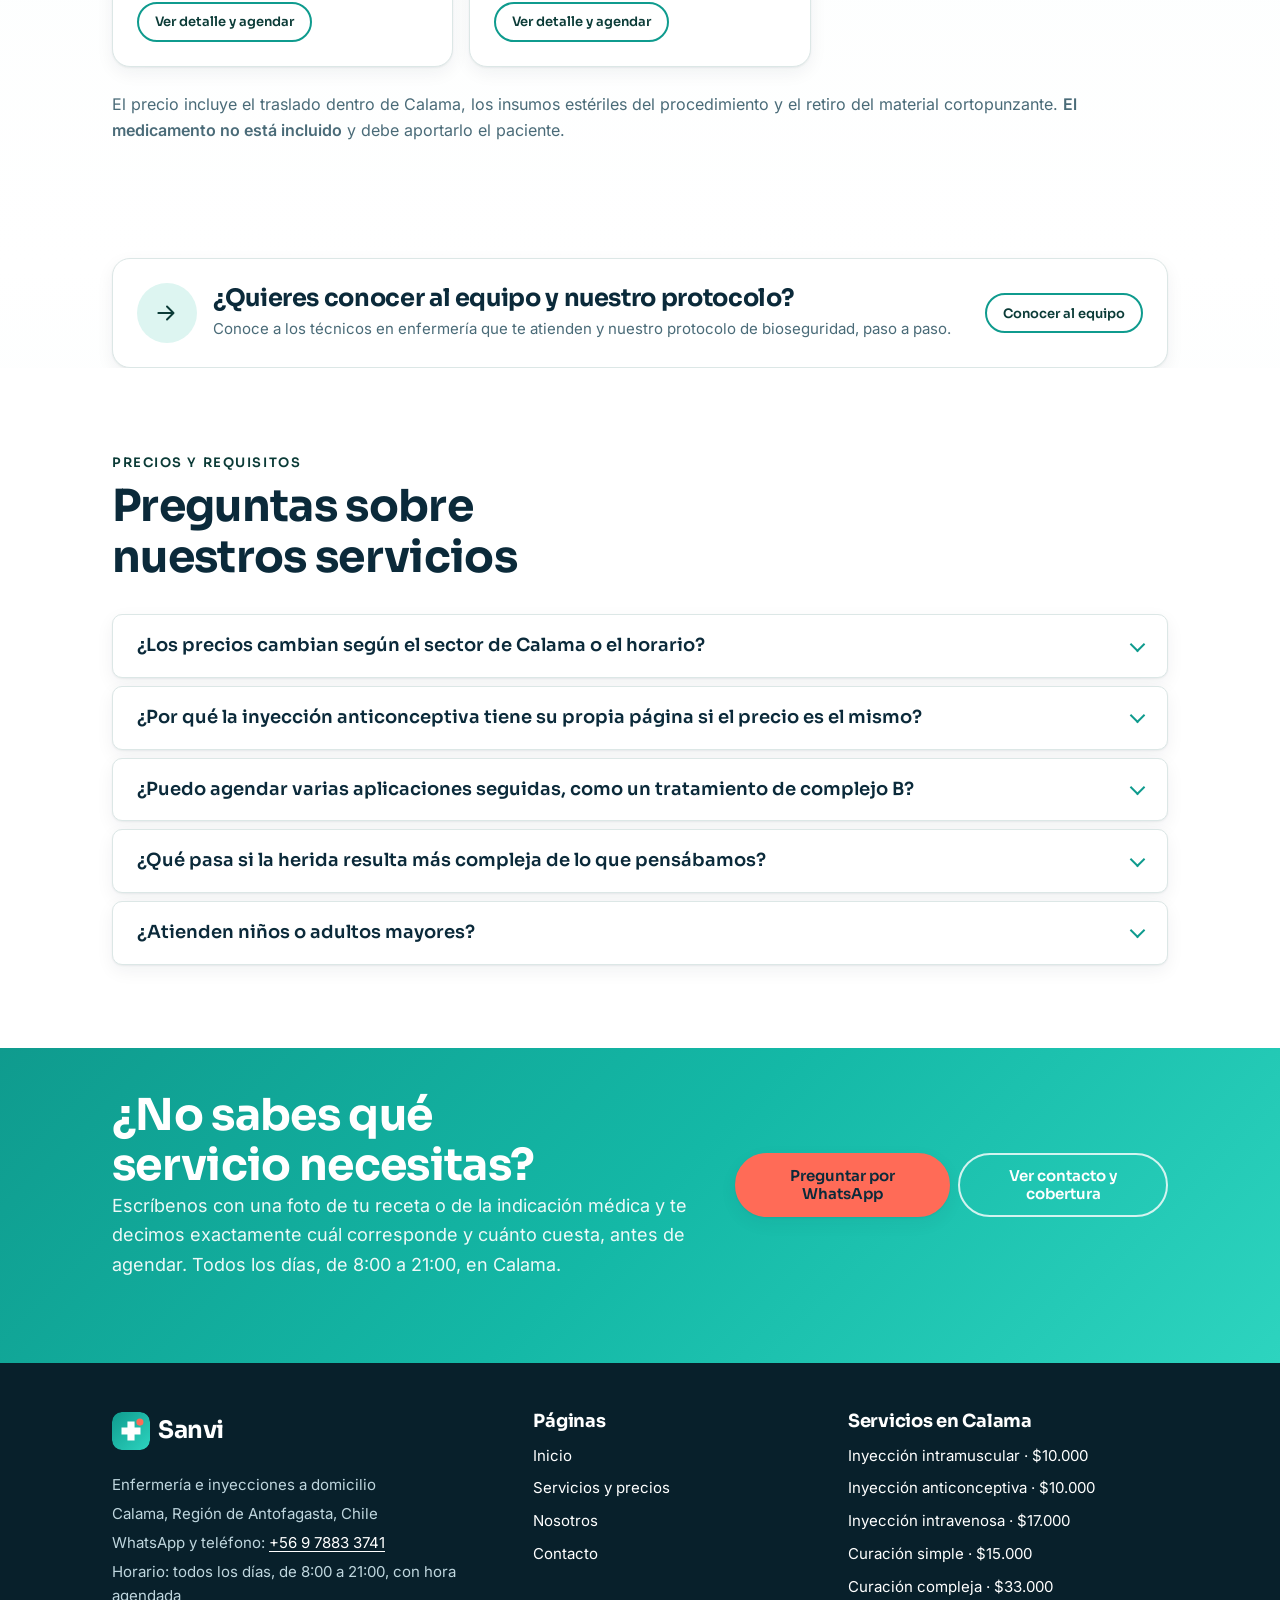
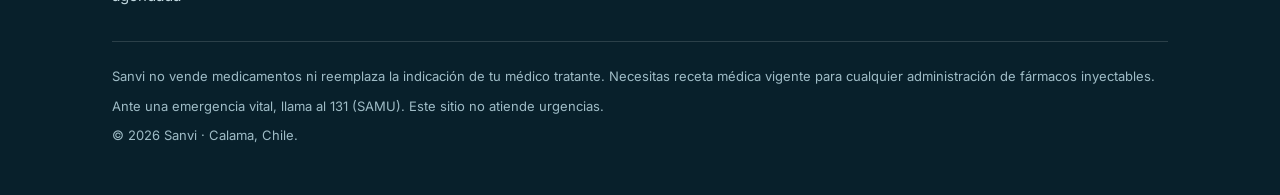
<file: sitio-sanvi/servicios.html>
<!DOCTYPE html>
<html lang="es-CL">
<head>
  <meta charset="utf-8">
  <meta name="viewport" content="width=device-width, initial-scale=1">
  <title>Servicios y precios de enfermeria a domicilio en Calama | Sanvi</title>
  <meta name="description" content="Los 5 servicios de enfermeria a domicilio en Calama y sus precios: inyecciones intramuscular, anticonceptiva e intravenosa, curacion simple y compleja.">
  <meta name="robots" content="index, follow, max-image-preview:large">
  <meta name="theme-color" content="#0F9B8E">
  <link rel="canonical" href="https://sanvi.cl/servicios.html">

  <meta property="og:type" content="website">
  <meta property="og:locale" content="es_CL">
  <meta property="og:site_name" content="Sanvi">
  <meta property="og:url" content="https://sanvi.cl/servicios.html">
  <meta property="og:title" content="Servicios y precios de enfermeria a domicilio en Calama | Sanvi">
  <meta property="og:description" content="Los 5 servicios de enfermeria a domicilio en Calama y sus precios: inyecciones intramuscular, anticonceptiva e intravenosa, curacion simple y compleja.">
  <meta property="og:image" content="https://sanvi.cl/assets/img/og-sanvi.png">
  <meta property="og:image:width" content="1200">
  <meta property="og:image:height" content="630">
  <meta property="og:image:alt" content="Sanvi — Servicios y precios de enfermería a domicilio en Calama">
  <meta name="twitter:card" content="summary_large_image">

  <link rel="preload" as="font" type="font/woff2" crossorigin href="assets/fonts/inter-latin.woff2">
  <link rel="preload" as="font" type="font/woff2" crossorigin href="assets/fonts/sora-latin.woff2">

  <link rel="stylesheet" href="assets/css/base.css">
  <link rel="stylesheet" href="assets/css/components.css">
  <link rel="stylesheet" href="assets/css/pages.css">
  <link rel="icon" href="assets/img/favicon.svg" type="image/svg+xml">
  <link rel="apple-touch-icon" href="assets/img/apple-touch-icon.png">
  <script type="application/ld+json">
{
  "@context": "https://schema.org",
  "@graph": [
    {
      "@type": "MedicalBusiness",
      "@id": "https://sanvi.cl/#business",
      "additionalType": ["https://schema.org/Nursing", "https://www.wikidata.org/wiki/Q1145306"],
      "name": "Sanvi",
      "alternateName": "Sanvi Enfermería a Domicilio Calama",
      "description": "Servicio móvil de enfermería a domicilio en Calama: inyecciones intramusculares e intravenosas y curaciones simples y complejas, realizadas por técnicos en enfermería de nivel superior. Atención todos los días de 8:00 a 21:00, con hora agendada.",
      "url": "https://sanvi.cl/",
      "logo": {
        "@type": "ImageObject",
        "@id": "https://sanvi.cl/#logo",
        "url": "https://sanvi.cl/assets/img/logo-sanvi.png",
        "width": 512,
        "height": 512,
        "caption": "Sanvi, enfermería a domicilio en Calama"
      },
      "image": "https://sanvi.cl/assets/img/og-sanvi.png",
      "telephone": "+56978833741",
      "priceRange": "$$",
      "currenciesAccepted": "CLP",
      "medicalSpecialty": "Nursing",
      "isAcceptingNewPatients": true,
      "address": {
        "@type": "PostalAddress",
        "addressLocality": "Calama",
        "addressRegion": "Antofagasta",
        "postalCode": "1390000",
        "addressCountry": "CL"
      },
      "geo": {"@type": "GeoCoordinates", "latitude": -22.4667, "longitude": -68.9333},
      "areaServed": {
        "@type": "City",
        "name": "Calama",
        "sameAs": "https://www.wikidata.org/wiki/Q233264"
      },
      "serviceArea": {
        "@type": "GeoCircle",
        "geoMidpoint": {"@type": "GeoCoordinates", "latitude": -22.4667, "longitude": -68.9333},
        "geoRadius": "12000"
      },
      "openingHoursSpecification": [
        {
          "@type": "OpeningHoursSpecification",
          "dayOfWeek": ["Monday", "Tuesday", "Wednesday", "Thursday", "Friday", "Saturday", "Sunday"],
          "opens": "08:00",
          "closes": "21:00"
        }
      ],
      "availableLanguage": [{"@type": "Language", "name": "Spanish", "alternateName": "es"}],
      "knowsAbout": [
        "Inyección intramuscular a domicilio",
        "Inyección anticonceptiva a domicilio",
        "Inyección intravenosa a domicilio",
        "Curación de heridas simples",
        "Curación de heridas complejas",
        "Complejo vitamínico B",
        "Anticonceptivo inyectable mensual",
        "Enfermería a domicilio en Calama"
      ],
      "contactPoint": [
        {
          "@type": "ContactPoint",
          "contactType": "customer service",
          "telephone": "+56978833741",
          "availableLanguage": "es",
          "areaServed": "CL"
        }
      ],
      "hasOfferCatalog": {"@id": "https://sanvi.cl/#catalogo"}
    },
    {
      "@type": "OfferCatalog",
      "@id": "https://sanvi.cl/#catalogo",
      "name": "Servicios de enfermería a domicilio en Calama",
      "itemListElement": [
        {"@type": "Offer", "position": 1, "priceCurrency": "CLP", "price": "10000", "availability": "https://schema.org/InStock", "url": "https://sanvi.cl/inyeccion-intramuscular.html", "itemOffered": {"@id": "https://sanvi.cl/inyeccion-intramuscular.html#service"}},
        {"@type": "Offer", "position": 2, "priceCurrency": "CLP", "price": "10000", "availability": "https://schema.org/InStock", "url": "https://sanvi.cl/inyeccion-anticonceptiva.html", "itemOffered": {"@id": "https://sanvi.cl/inyeccion-anticonceptiva.html#service"}},
        {"@type": "Offer", "position": 3, "priceCurrency": "CLP", "price": "17000", "availability": "https://schema.org/InStock", "url": "https://sanvi.cl/inyeccion-intravenosa.html", "itemOffered": {"@id": "https://sanvi.cl/inyeccion-intravenosa.html#service"}},
        {"@type": "Offer", "position": 4, "priceCurrency": "CLP", "price": "15000", "availability": "https://schema.org/InStock", "url": "https://sanvi.cl/curacion-simple.html", "itemOffered": {"@id": "https://sanvi.cl/curacion-simple.html#service"}},
        {"@type": "Offer", "position": 5, "priceCurrency": "CLP", "price": "33000", "availability": "https://schema.org/InStock", "url": "https://sanvi.cl/curacion-compleja.html", "itemOffered": {"@id": "https://sanvi.cl/curacion-compleja.html#service"}}
      ]
    },
    {
      "@type": "Service",
      "@id": "https://sanvi.cl/inyeccion-intramuscular.html#service",
      "name": "Inyección intramuscular a domicilio en Calama",
      "serviceType": "Administración de inyección intramuscular",
      "description": "Aplicación a domicilio de medicamentos por vía intramuscular en Calama, incluidos multivitamínicos del complejo B (como Neurobionta) y otros fármacos intramusculares con receta. No incluye el anticonceptivo inyectable mensual, que tiene su propia página. Requiere receta médica vigente. No incluye la venta del medicamento.",
      "url": "https://sanvi.cl/inyeccion-intramuscular.html",
      "provider": {"@id": "https://sanvi.cl/#business"},
      "areaServed": {"@type": "City", "name": "Calama", "sameAs": "https://www.wikidata.org/wiki/Q233264"},
      "offers": {"@type": "Offer", "priceCurrency": "CLP", "price": "10000", "availability": "https://schema.org/InStock", "url": "https://sanvi.cl/inyeccion-intramuscular.html", "eligibleRegion": {"@type": "City", "name": "Calama"}}
    },
    {
      "@type": "Service",
      "@id": "https://sanvi.cl/inyeccion-anticonceptiva.html#service",
      "name": "Inyección anticonceptiva a domicilio en Calama",
      "serviceType": "Administración de anticonceptivo inyectable mensual",
      "description": "Aplicación a domicilio del anticonceptivo inyectable mensual en Calama, con privacidad y puntualidad del ciclo. Requiere receta médica vigente. No incluye la venta del medicamento.",
      "url": "https://sanvi.cl/inyeccion-anticonceptiva.html",
      "provider": {"@id": "https://sanvi.cl/#business"},
      "areaServed": {"@type": "City", "name": "Calama", "sameAs": "https://www.wikidata.org/wiki/Q233264"},
      "offers": {"@type": "Offer", "priceCurrency": "CLP", "price": "10000", "availability": "https://schema.org/InStock", "url": "https://sanvi.cl/inyeccion-anticonceptiva.html", "eligibleRegion": {"@type": "City", "name": "Calama"}}
    },
    {
      "@type": "Service",
      "@id": "https://sanvi.cl/inyeccion-intravenosa.html#service",
      "name": "Inyección intravenosa a domicilio en Calama",
      "serviceType": "Administración de medicamento por vía intravenosa",
      "description": "Administración a domicilio de medicamentos por vía endovenosa en Calama, con vigilancia durante y después del procedimiento. Requiere receta médica vigente que especifique la vía intravenosa. No incluye la venta del medicamento.",
      "url": "https://sanvi.cl/inyeccion-intravenosa.html",
      "provider": {"@id": "https://sanvi.cl/#business"},
      "areaServed": {"@type": "City", "name": "Calama", "sameAs": "https://www.wikidata.org/wiki/Q233264"},
      "offers": {"@type": "Offer", "priceCurrency": "CLP", "price": "17000", "availability": "https://schema.org/InStock", "url": "https://sanvi.cl/inyeccion-intravenosa.html", "eligibleRegion": {"@type": "City", "name": "Calama"}}
    },
    {
      "@type": "Service",
      "@id": "https://sanvi.cl/curacion-simple.html#service",
      "name": "Curación simple de heridas a domicilio en Calama",
      "serviceType": "Curación de herida simple",
      "description": "Curación a domicilio de heridas limpias y de poca extensión en Calama: valoración, aseo con suero fisiológico, cobertura estéril, indicaciones de cuidado y retiro del material contaminado.",
      "url": "https://sanvi.cl/curacion-simple.html",
      "provider": {"@id": "https://sanvi.cl/#business"},
      "areaServed": {"@type": "City", "name": "Calama", "sameAs": "https://www.wikidata.org/wiki/Q233264"},
      "offers": {"@type": "Offer", "priceCurrency": "CLP", "price": "15000", "availability": "https://schema.org/InStock", "url": "https://sanvi.cl/curacion-simple.html", "eligibleRegion": {"@type": "City", "name": "Calama"}}
    },
    {
      "@type": "Service",
      "@id": "https://sanvi.cl/curacion-compleja.html#service",
      "name": "Curación compleja de heridas a domicilio en Calama",
      "serviceType": "Curación avanzada de herida compleja",
      "description": "Curación a domicilio en Calama de heridas extensas, profundas o de cicatrización lenta, como úlceras por presión y pie diabético: valoración, aseo, manejo del tejido no viable cuando está indicado, cobertura avanzada y registro de la evolución. Requiere indicación médica.",
      "url": "https://sanvi.cl/curacion-compleja.html",
      "provider": {"@id": "https://sanvi.cl/#business"},
      "areaServed": {"@type": "City", "name": "Calama", "sameAs": "https://www.wikidata.org/wiki/Q233264"},
      "offers": {"@type": "Offer", "priceCurrency": "CLP", "price": "33000", "availability": "https://schema.org/InStock", "url": "https://sanvi.cl/curacion-compleja.html", "eligibleRegion": {"@type": "City", "name": "Calama"}}
    },
    {
      "@type": "WebSite",
      "@id": "https://sanvi.cl/#website",
      "url": "https://sanvi.cl/",
      "name": "Sanvi",
      "inLanguage": "es-CL",
      "publisher": {"@id": "https://sanvi.cl/#business"}
    },
    {
      "@type": "WebPage",
      "@id": "https://sanvi.cl/servicios.html#webpage",
      "url": "https://sanvi.cl/servicios.html",
      "name": "Servicios y precios de enfermería a domicilio en Calama | Sanvi",
      "description": "Los 5 servicios de enfermería a domicilio en Calama y sus precios: inyecciones intramuscular, anticonceptiva e intravenosa, curación simple y compleja.",
      "inLanguage": "es-CL",
      "isPartOf": {"@id": "https://sanvi.cl/#website"},
      "about": {"@id": "https://sanvi.cl/#business"},
      "datePublished": "2026-09-05",
      "dateModified": "2026-10-07",
      "breadcrumb": {"@id": "https://sanvi.cl/servicios.html#breadcrumb"}
    },
    {
      "@type": "BreadcrumbList",
      "@id": "https://sanvi.cl/servicios.html#breadcrumb",
      "itemListElement": [
        {"@type": "ListItem", "position": 1, "name": "Inicio", "item": "https://sanvi.cl/"},
        {"@type": "ListItem", "position": 2, "name": "Servicios y precios", "item": "https://sanvi.cl/servicios.html"}
      ]
    }
  ]
}
  </script>
</head>
<body>
<a class="skip-link" href="#main">Saltar al contenido</a>
<header class="site-header" id="site-header">
  <div class="container site-header__inner">
    <a class="brand" href="index.html">
      <svg class="brand__mark" viewBox="0 0 64 64" width="38" height="38" aria-hidden="true" focusable="false">
        <defs><linearGradient id="brandHead" x1="0" y1="0" x2="1" y2="1">
          <stop offset="0" stop-color="#0F9B8E"/><stop offset="1" stop-color="#2DD4BF"/>
        </linearGradient></defs>
        <rect width="64" height="64" rx="16" fill="url(#brandHead)"/>
        <path d="M26 16h12v10h10v12H38v10H26V38H16V26h10z" fill="#fff"/>
        <circle cx="47" cy="17" r="6" fill="#FF6B57"/>
      </svg>
      <span class="brand__name">Sanvi</span>
    </a>
    <button class="nav-toggle" type="button" aria-expanded="false" aria-controls="site-nav">
      <span class="nav-toggle__bars" aria-hidden="true"></span>
      <span class="sr-only">Abrir menú de navegación</span>
    </button>
    <nav class="site-nav" id="site-nav" aria-label="Navegación principal">
      <ul class="site-nav__list">
        <li><a href="index.html">Inicio</a></li>
        <li><a href="servicios.html" aria-current="page">Servicios y precios</a></li>
        <li><a href="nosotros.html">Nosotros</a></li>
        <li><a href="contacto.html">Contacto</a></li>
      </ul>
      <a class="btn btn--primary btn--sm site-nav__cta" href="https://wa.me/56978833741?text=Hola%20Sanvi%2C%20quiero%20agendar%20una%20atenci%C3%B3n%20de%20enfermer%C3%ADa%20a%20domicilio%20en%20Calama.">Agendar por WhatsApp</a>
    </nav>
  </div>
</header>
<main id="main">

  <section class="page-hero">
    <div class="container">
      <p class="eyebrow">Servicios y precios</p>
      <h1>Servicios y precios de enfermería a domicilio en Calama</h1>
      <p class="lede">Cinco servicios, cada uno con su propia página: precio publicado, duración estimada y requisitos. Todos se realizan en tu domicilio, dentro de Calama, de 8:00 a 21:00 y con hora agendada.</p>
      <ul class="anchor-nav">
        <li><a href="inyeccion-intramuscular.html">Inyección intramuscular · $10.000</a></li>
        <li><a href="inyeccion-anticonceptiva.html">Inyección anticonceptiva · $10.000</a></li>
        <li><a href="inyeccion-intravenosa.html">Inyección intravenosa · $17.000</a></li>
        <li><a href="curacion-simple.html">Curación simple · $15.000</a></li>
        <li><a href="curacion-compleja.html">Curación compleja · $33.000</a></li>
      </ul>
      <div class="page-hero__banner">
        <img src="assets/img/servicios-foto-curacion.jpg" width="1100" height="821" alt="Manos con guantes aplicando una gasa y cobertura estéril durante una curación a domicilio" decoding="async">
      </div>
    </div>
  </section>

  <div class="container">

    <section class="section" id="resumen">
      <div class="cards-grid cards-grid--5">
        <article class="card">
          <span class="card__icon card__icon--im" aria-hidden="true"><svg viewBox="0 0 24 24" width="24" height="24" fill="none" stroke="currentColor" stroke-width="1.8" stroke-linecap="round" stroke-linejoin="round" focusable="false"><g transform="rotate(45 12 12)"><rect x="8" y="9" width="9" height="6" rx="1"/><line x1="17" y1="12" x2="21" y2="12"/><line x1="8" y1="12" x2="4" y2="12"/><line x1="4" y1="9.5" x2="4" y2="14.5"/><line x1="11" y1="9" x2="11" y2="11"/><line x1="14" y1="9" x2="14" y2="11"/></g></svg></span>
          <h2 class="card__title"><a href="inyeccion-intramuscular.html">Inyección intramuscular</a></h2>
          <p>Multivitamínicos del complejo B (como Neurobionta) y otros fármacos intramusculares con receta. No incluye la anticonceptiva.</p>
          <p class="card__price">$10.000</p>
          <p><a class="btn btn--ghost btn--sm" href="inyeccion-intramuscular.html">Ver detalle y agendar</a></p>
        </article>
        <article class="card">
          <span class="card__icon card__icon--im" aria-hidden="true"><svg viewBox="0 0 24 24" width="24" height="24" fill="none" stroke="currentColor" stroke-width="1.8" stroke-linecap="round" stroke-linejoin="round" focusable="false"><g transform="rotate(45 12 12)"><rect x="8" y="9" width="9" height="6" rx="1"/><line x1="17" y1="12" x2="21" y2="12"/><line x1="8" y1="12" x2="4" y2="12"/><line x1="4" y1="9.5" x2="4" y2="14.5"/><line x1="11" y1="9" x2="11" y2="11"/><line x1="14" y1="9" x2="14" y2="11"/></g></svg></span>
          <h2 class="card__title"><a href="inyeccion-anticonceptiva.html">Inyección anticonceptiva</a></h2>
          <p>Anticonceptivo inyectable mensual, con privacidad y puntualidad del ciclo. Mismo precio que la intramuscular general.</p>
          <p class="card__price">$10.000</p>
          <p><a class="btn btn--ghost btn--sm" href="inyeccion-anticonceptiva.html">Ver detalle y agendar</a></p>
        </article>
        <article class="card">
          <span class="card__icon card__icon--iv" aria-hidden="true"><svg viewBox="0 0 24 24" width="24" height="24" fill="none" stroke="currentColor" stroke-width="1.8" stroke-linecap="round" stroke-linejoin="round" focusable="false"><path d="M12 3c0 0-6 7.5-6 12a6 6 0 0 0 12 0c0-4.5-6-12-6-12Z"/></svg></span>
          <h2 class="card__title"><a href="inyeccion-intravenosa.html">Inyección intravenosa</a></h2>
          <p>Administración endovenosa con vigilancia durante y después del procedimiento.</p>
          <p class="card__price">$17.000</p>
          <p><a class="btn btn--ghost btn--sm" href="inyeccion-intravenosa.html">Ver detalle y agendar</a></p>
        </article>
        <article class="card">
          <span class="card__icon card__icon--cs" aria-hidden="true"><svg viewBox="0 0 24 24" width="24" height="24" fill="none" stroke="currentColor" stroke-width="1.8" stroke-linecap="round" stroke-linejoin="round" focusable="false"><rect x="3" y="9" width="18" height="6" rx="3"/><line x1="9" y1="9" x2="9" y2="15"/><line x1="15" y1="9" x2="15" y2="15"/><circle cx="6" cy="12" r="0.6" fill="currentColor" stroke="none"/><circle cx="18" cy="12" r="0.6" fill="currentColor" stroke="none"/></svg></span>
          <h2 class="card__title"><a href="curacion-simple.html">Curación simple</a></h2>
          <p>Heridas limpias y de poca extensión: aseo, cobertura estéril y seguimiento del cierre.</p>
          <p class="card__price">$15.000</p>
          <p><a class="btn btn--ghost btn--sm" href="curacion-simple.html">Ver detalle y agendar</a></p>
        </article>
        <article class="card">
          <span class="card__icon card__icon--cc" aria-hidden="true"><svg viewBox="0 0 24 24" width="24" height="24" fill="none" stroke="currentColor" stroke-width="1.8" stroke-linecap="round" stroke-linejoin="round" focusable="false"><path d="M12 3 L18.5 5.5 V11 C18.5 15.5 15.5 18.8 12 20.2 C8.5 18.8 5.5 15.5 5.5 11 V5.5 Z"/><line x1="12" y1="8.5" x2="12" y2="14.5"/><line x1="9" y1="11.5" x2="15" y2="11.5"/></svg></span>
          <h2 class="card__title"><a href="curacion-compleja.html">Curación compleja</a></h2>
          <p>Heridas extensas o de cicatrización lenta, con manejo avanzado y control programado.</p>
          <p class="card__price">$33.000</p>
          <p><a class="btn btn--ghost btn--sm" href="curacion-compleja.html">Ver detalle y agendar</a></p>
        </article>
      </div>
      <p class="u-mt-2 u-text-muted">El precio incluye el traslado dentro de Calama, los insumos estériles del procedimiento y el retiro del material cortopunzante. <strong>El medicamento no está incluido</strong> y debe aportarlo el paciente.</p>
    </section>

    <div class="nav-cue u-mt-3">
      <span class="nav-cue__icon card__icon" aria-hidden="true"><svg viewBox="0 0 24 24" width="24" height="24" fill="none" stroke="currentColor" stroke-width="1.8" stroke-linecap="round" stroke-linejoin="round" focusable="false"><line x1="4" y1="12" x2="17" y2="12"/><polyline points="12 6 18 12 12 18"/></svg></span>
      <div class="nav-cue__body">
        <h3>¿Quieres conocer al equipo y nuestro protocolo?</h3>
        <p>Conoce a los técnicos en enfermería que te atienden y nuestro protocolo de bioseguridad, paso a paso.</p>
      </div>
      <a class="btn btn--ghost btn--sm nav-cue__action" href="nosotros.html">Conocer al equipo</a>
    </div>

  </div>

  <section class="section section--surface" id="preguntas">
    <div class="container">
      <div class="section__head">
        <p class="eyebrow">Precios y requisitos</p>
        <h2>Preguntas sobre nuestros servicios</h2>
      </div>
      <div class="faq">
        <details class="faq__item" name="faq-servicios">
          <summary>¿Los precios cambian según el sector de Calama o el horario?</summary>
          <div><p>No. <strong>El precio publicado es el mismo</strong> en todo el radio urbano de Calama y a cualquier hora dentro de nuestro horario de 8:00 a 21:00, todos los días de la semana.</p></div>
        </details>
        <details class="faq__item" name="faq-servicios">
          <summary>¿Por qué la inyección anticonceptiva tiene su propia página si el precio es el mismo?</summary>
          <div><p>Porque aunque el <strong>precio es idéntico</strong> ($10.000), el procedimiento, la frecuencia y las preguntas que recibimos son distintas: quisimos explicar cada uno por separado, sin mezclarlos.</p></div>
        </details>
        <details class="faq__item" name="faq-servicios">
          <summary>¿Puedo agendar varias aplicaciones seguidas, como un tratamiento de complejo B?</summary>
          <div><p>Sí. Puedes agendar todas las visitas del tratamiento en una sola conversación de WhatsApp y te dejamos la agenda cerrada. Cada aplicación <strong>se cobra por separado</strong> según el precio publicado.</p></div>
        </details>
        <details class="faq__item" name="faq-servicios">
          <summary>¿Qué pasa si la herida resulta más compleja de lo que pensábamos?</summary>
          <div><p>Te lo decimos antes de comenzar el procedimiento y decides tú. <strong>Nunca cambiamos el valor acordado</strong> sin avisarte primero y explicarte por qué la curación cambia de categoría.</p></div>
        </details>
        <details class="faq__item" name="faq-servicios">
          <summary>¿Atienden niños o adultos mayores?</summary>
          <div><p>Sí, siempre con la receta médica correspondiente y con un <strong>adulto responsable presente</strong> en el domicilio durante toda la atención.</p></div>
        </details>
      </div>
    </div>
  </section>

  <section class="section cta-band" id="agendar">
    <div class="container cta-band__inner">
      <div>
        <h2>¿No sabes qué servicio necesitas?</h2>
        <p class="lede">Escríbenos con una foto de tu receta o de la indicación médica y te decimos exactamente cuál corresponde y cuánto cuesta, antes de agendar. Todos los días, de 8:00 a 21:00, en Calama.</p>
      </div>
      <div class="cta-band__actions">
        <a class="btn btn--primary" href="https://wa.me/56978833741?text=Hola%20Sanvi%2C%20tengo%20una%20duda%20sobre%20qu%C3%A9%20servicio%20necesito%20a%20domicilio%20en%20Calama.">Preguntar por WhatsApp</a>
        <a class="btn btn--ghost" href="contacto.html">Ver contacto y cobertura</a>
      </div>
    </div>
  </section>

</main>
<footer class="site-footer">
  <div class="container">
    <div class="footer__grid">
      <div class="footer__col">
        <a class="brand u-text-inverse" href="index.html">
          <svg class="brand__mark" viewBox="0 0 64 64" width="38" height="38" aria-hidden="true" focusable="false">
            <defs><linearGradient id="brandFoot" x1="0" y1="0" x2="1" y2="1">
              <stop offset="0" stop-color="#0F9B8E"/><stop offset="1" stop-color="#2DD4BF"/>
            </linearGradient></defs>
            <rect width="64" height="64" rx="16" fill="url(#brandFoot)"/>
            <path d="M26 16h12v10h10v12H38v10H26V38H16V26h10z" fill="#fff"/>
            <circle cx="47" cy="17" r="6" fill="#FF6B57"/>
          </svg>
          <span class="brand__name">Sanvi</span>
        </a>
        <address class="footer__nap u-mt-1">
          <span>Enfermería e inyecciones a domicilio</span>
          <span>Calama, Región de Antofagasta, Chile</span>
          <span>WhatsApp y teléfono: <a href="tel:+56978833741">+56 9 7883 3741</a></span>
          <span>Horario: todos los días, de 8:00 a 21:00, con hora agendada</span>
        </address>
      </div>
      <div class="footer__col">
        <h2>Páginas</h2>
        <ul>
          <li><a href="index.html">Inicio</a></li>
          <li><a href="servicios.html">Servicios y precios</a></li>
          <li><a href="nosotros.html">Nosotros</a></li>
          <li><a href="contacto.html">Contacto</a></li>
        </ul>
      </div>
      <div class="footer__col">
        <h2>Servicios en Calama</h2>
        <ul>
          <li><a href="inyeccion-intramuscular.html">Inyección intramuscular · $10.000</a></li>
          <li><a href="inyeccion-anticonceptiva.html">Inyección anticonceptiva · $10.000</a></li>
          <li><a href="inyeccion-intravenosa.html">Inyección intravenosa · $17.000</a></li>
          <li><a href="curacion-simple.html">Curación simple · $15.000</a></li>
          <li><a href="curacion-compleja.html">Curación compleja · $33.000</a></li>
        </ul>
      </div>
    </div>
    <div class="footer__note">
      <p>Sanvi no vende medicamentos ni reemplaza la indicación de tu médico tratante. Necesitas receta médica vigente para cualquier administración de fármacos inyectables.</p>
      <p>Ante una emergencia vital, llama al 131 (SAMU). Este sitio no atiende urgencias.</p>
      <p>© 2026 Sanvi · Calama, Chile.</p>
    </div>
  </div>
</footer>

<a class="wa-fab" href="https://wa.me/56978833741?text=Hola%20Sanvi%2C%20quiero%20agendar%20una%20atenci%C3%B3n%20de%20enfermer%C3%ADa%20a%20domicilio%20en%20Calama." aria-label="Agendar por WhatsApp al +56 9 7883 3741">
  <svg viewBox="0 0 24 24" width="22" height="22" aria-hidden="true" focusable="false">
    <path fill="currentColor" d="M12.04 2C6.6 2 2.2 6.4 2.2 11.84c0 1.94.53 3.75 1.44 5.3L2 22l4.99-1.6a9.8 9.8 0 0 0 5.05 1.38h.01c5.43 0 9.84-4.4 9.84-9.84C21.89 6.4 17.48 2 12.04 2zm5.72 13.9c-.24.68-1.4 1.3-1.94 1.34-.5.05-.98.23-3.3-.7-2.79-1.1-4.56-3.94-4.7-4.13-.13-.19-1.12-1.5-1.12-2.85 0-1.36.71-2.02.96-2.3.25-.27.55-.34.73-.34h.53c.17 0 .4-.06.62.48.24.57.8 1.98.87 2.12.07.14.12.31.02.5-.1.19-.15.31-.29.48-.15.16-.31.37-.44.5-.15.14-.3.3-.13.58.17.29.76 1.25 1.63 2.03 1.12 1 2.06 1.3 2.35 1.45.29.14.46.12.63-.07.17-.2.72-.85.92-1.14.19-.29.38-.24.64-.14.26.09 1.66.78 1.95.93.29.14.48.21.55.33.07.12.07.69-.17 1.36z"/>
  </svg>
  <span class="wa-fab__text">Agendar por WhatsApp</span>
</a>
<script src="assets/js/site.js" defer></script>
</body>
</html>
</file>
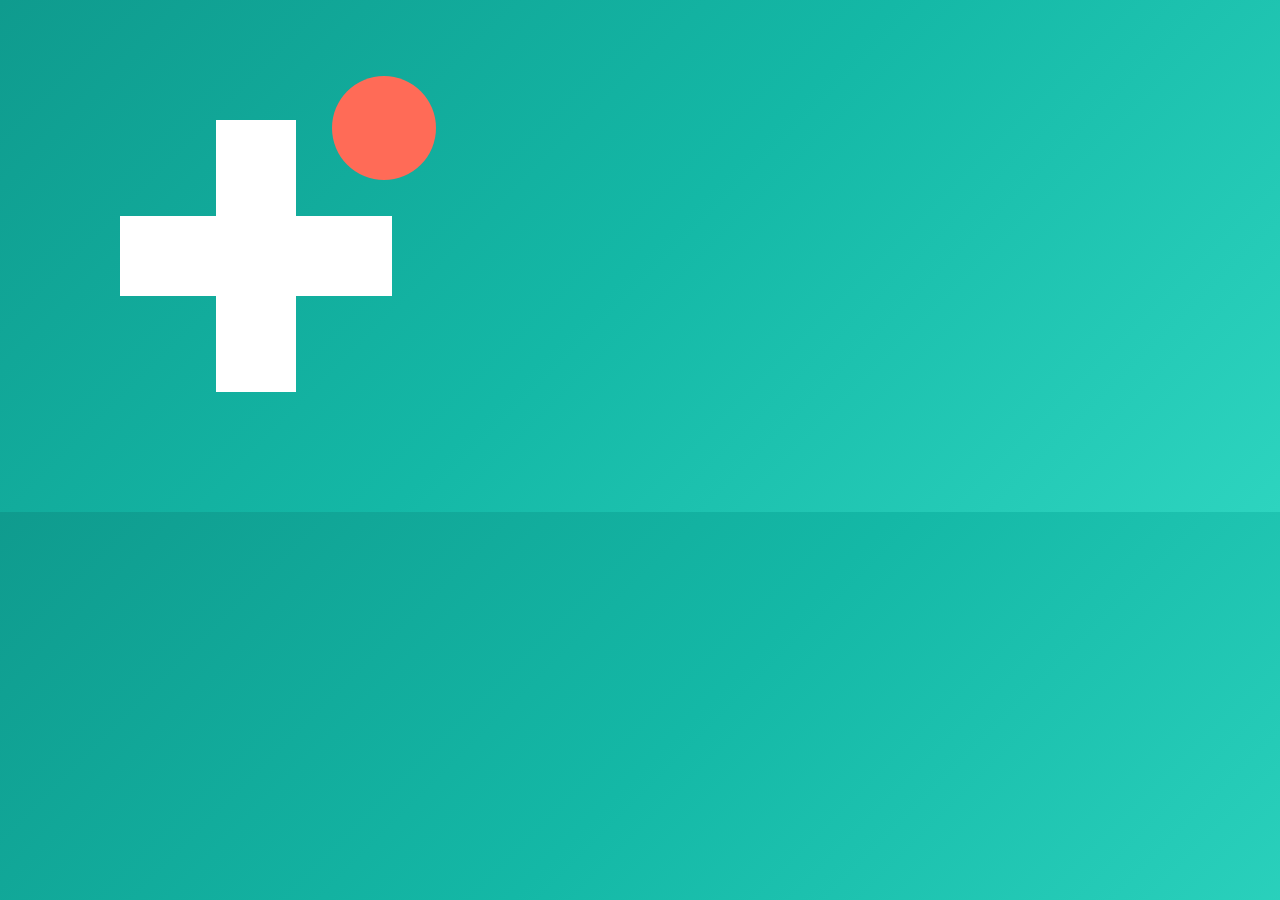
<file: tools/og/logo.html>
<!DOCTYPE html>
<html lang="es-CL">
<head>
<meta charset="utf-8">
<title>logo-sanvi</title>
<style>
  html, body { margin: 0; padding: 0; }
  body {
    width: 512px; height: 512px; overflow: hidden;
    display: flex; align-items: center; justify-content: center;
    background: linear-gradient(135deg, #0F9B8E 0%, #14B8A6 50%, #2DD4BF 100%);
  }
</style>
</head>
<body>
  <svg viewBox="0 0 64 64" width="512" height="512" aria-hidden="true">
    <path d="M27 15h10v12h12v10H37v12H27V37H15V27h12z" fill="#FFFFFF"/>
    <circle cx="48" cy="16" r="6.5" fill="#FF6B57"/>
  </svg>
</body>
</html>
</file>
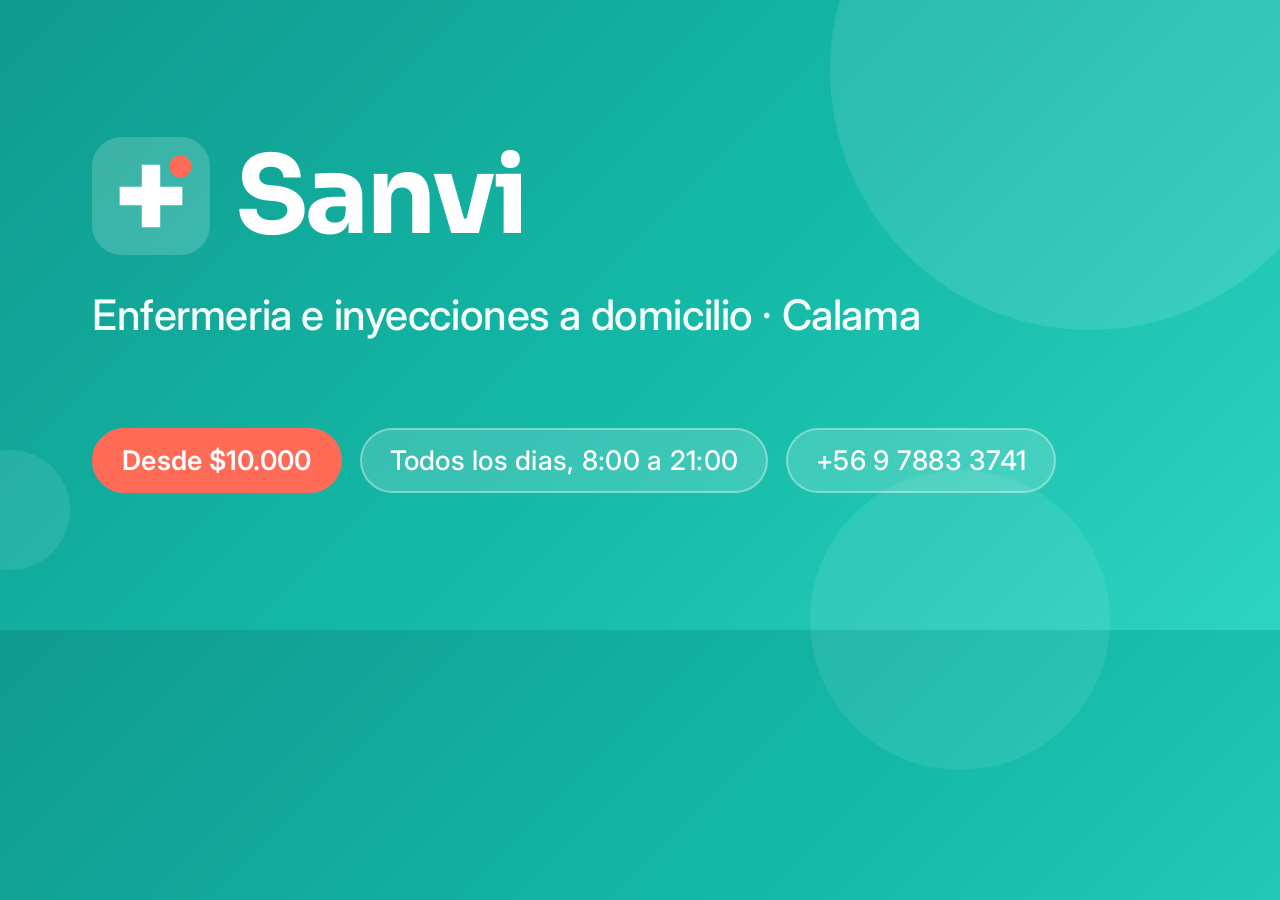
<file: tools/og/og.html>
<!DOCTYPE html>
<html lang="es-CL">
<head>
<meta charset="utf-8">
<title>og-sanvi</title>
<link rel="preconnect" href="https://fonts.googleapis.com">
<link rel="preconnect" href="https://fonts.gstatic.com" crossorigin>
<link rel="stylesheet" href="https://fonts.googleapis.com/css2?family=Inter:wght@400;500&family=Sora:wght@600;700&display=swap">
<style>
  * { box-sizing: border-box; }
  html, body { margin: 0; padding: 0; }
  body {
    width: 1200px; height: 630px; overflow: hidden; position: relative;
    display: flex; flex-direction: column; justify-content: center;
    padding: 0 92px;
    background: linear-gradient(135deg, #0F9B8E 0%, #14B8A6 52%, #2DD4BF 100%);
    color: #FFFFFF;
    font-family: "Inter", "Segoe UI", system-ui, sans-serif;
  }
  .blob { position: absolute; border-radius: 50%; background: rgba(255,255,255,.10); }
  .blob--a { width: 520px; height: 520px; right: -150px; top: -190px; }
  .blob--b { width: 300px; height: 300px; right: 90px; bottom: -140px; background: rgba(255,255,255,.08); }
  .blob--c { width: 120px; height: 120px; left: -50px; bottom: 60px; background: rgba(255,255,255,.09); }
  .row { position: relative; display: flex; align-items: center; gap: 26px; }
  .mark { flex: none; }
  .word {
    font-family: "Sora", "Segoe UI", system-ui, sans-serif;
    font-weight: 700; font-size: 108px; line-height: 1; letter-spacing: -.03em;
  }
  .tagline {
    position: relative; margin-top: 34px;
    font-size: 42px; font-weight: 500; line-height: 1.25; letter-spacing: -.01em;
    color: rgba(255,255,255,.96); max-width: 900px;
  }
  .meta {
    position: relative; margin-top: 44px;
    display: flex; align-items: center; gap: 18px; flex-wrap: wrap;
  }
  .pill {
    padding: 14px 28px; border-radius: 999px;
    background: rgba(255,255,255,.16); border: 2px solid rgba(255,255,255,.34);
    font-size: 27px; font-weight: 500; letter-spacing: .01em;
  }
  .pill--solid { background: #FF6B57; border-color: #FF6B57; font-weight: 600; }
</style>
</head>
<body>
  <div class="blob blob--a"></div>
  <div class="blob blob--b"></div>
  <div class="blob blob--c"></div>

  <div class="row">
    <svg class="mark" viewBox="0 0 64 64" width="118" height="118" aria-hidden="true">
      <rect width="64" height="64" rx="16" fill="#FFFFFF" fill-opacity="0.18"/>
      <path d="M27 15h10v12h12v10H37v12H27V37H15V27h12z" fill="#FFFFFF"/>
      <circle cx="48" cy="16" r="6" fill="#FF6B57"/>
    </svg>
    <span class="word">Sanvi</span>
  </div>

  <p class="tagline">Enfermeria e inyecciones a domicilio &middot; Calama</p>

  <div class="meta">
    <span class="pill pill--solid">Desde $10.000</span>
    <span class="pill">Todos los dias, 8:00 a 21:00</span>
    <span class="pill">+56 9 7883 3741</span>
  </div>
</body>
</html>
</file>
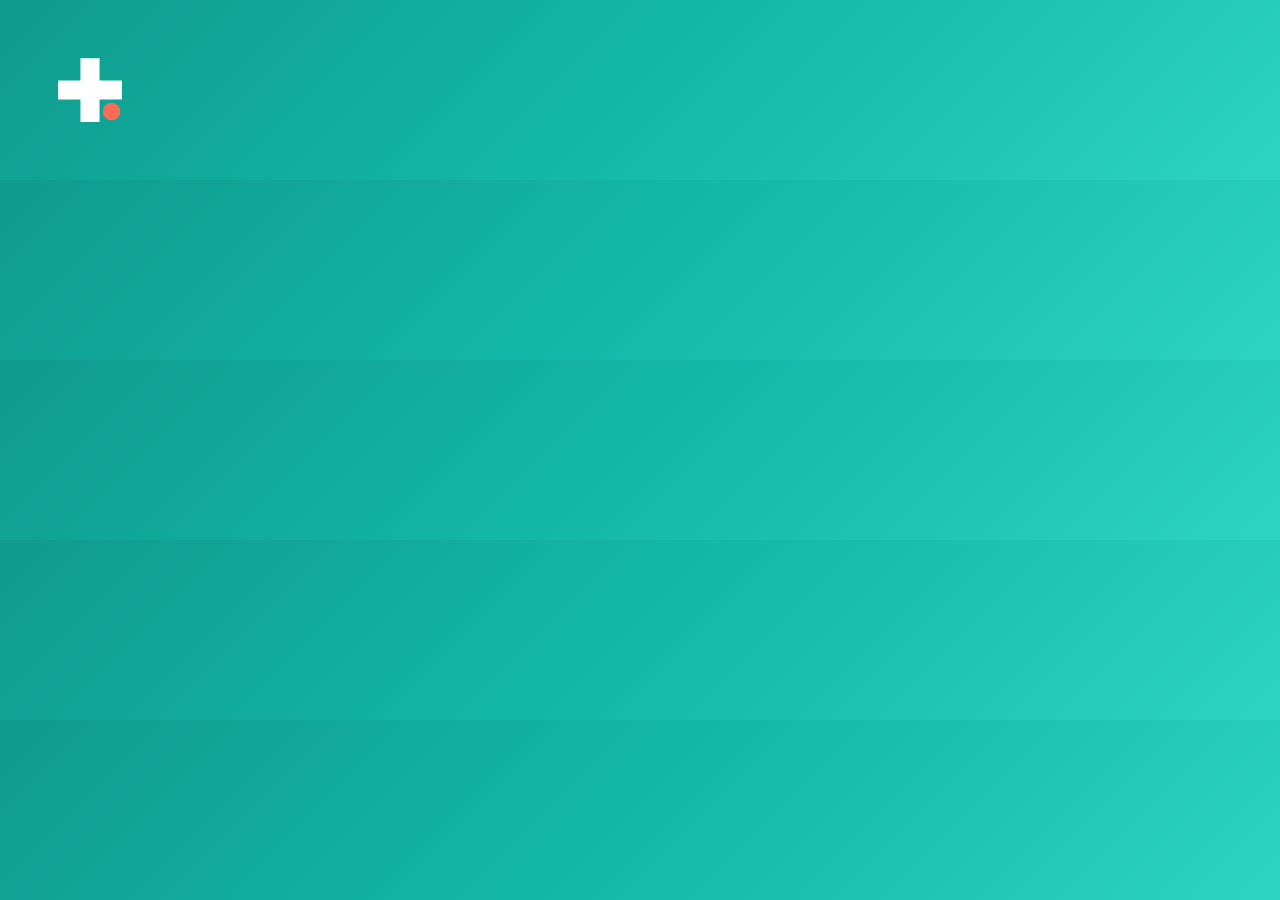
<file: tools/og/touch-icon.html>
<!DOCTYPE html>
<html lang="es-CL">
<head>
<meta charset="utf-8">
<title>apple-touch-icon</title>
<style>
  html, body { margin: 0; padding: 0; }
  body {
    width: 180px; height: 180px; overflow: hidden;
    display: flex; align-items: center; justify-content: center;
    background: linear-gradient(135deg, #0F9B8E 0%, #14B8A6 50%, #2DD4BF 100%);
  }
</style>
</head>
<body>
  <svg viewBox="0 0 64 64" width="102" height="102" aria-hidden="true">
    <path d="M26 12h12v14h14v12H38v14H26V38H12V26h14z" fill="#FFFFFF"/>
    <circle cx="45.5" cy="45.5" r="5.5" fill="#FF6B57"/>
  </svg>
</body>
</html>
</file>
<file: sitio-sanvi/assets/css/base.css>
/* ==========================================================================
   base.css — Sanvi
   Tokens de diseno, reset, tipografia base, foco visible y utilidades.
   Se carga PRIMERO en las 4 paginas. No contiene componentes ni layout de
   secciones (eso vive en components.css y pages.css).
   ========================================================================== */

/* --------------------------------------------------------------------------
   0. Fuentes autohospedadas (subset latin, mismos archivos que entregaría
   Google Fonts para esta combinacion de pesos: Inter 400/500/600 y Sora
   600/700 llegan como fuentes variables en un solo archivo cada una, por
   eso varios @font-face comparten src).
   -------------------------------------------------------------------------- */
@font-face {
  font-family: "Inter";
  font-style: normal;
  font-weight: 400;
  font-display: swap;
  src: url("../fonts/inter-latin.woff2") format("woff2");
}
@font-face {
  font-family: "Inter";
  font-style: normal;
  font-weight: 500;
  font-display: swap;
  src: url("../fonts/inter-latin.woff2") format("woff2");
}
@font-face {
  font-family: "Inter";
  font-style: normal;
  font-weight: 600;
  font-display: swap;
  src: url("../fonts/inter-latin.woff2") format("woff2");
}
@font-face {
  font-family: "Sora";
  font-style: normal;
  font-weight: 600;
  font-display: swap;
  src: url("../fonts/sora-latin.woff2") format("woff2");
}
@font-face {
  font-family: "Sora";
  font-style: normal;
  font-weight: 700;
  font-display: swap;
  src: url("../fonts/sora-latin.woff2") format("woff2");
}

/* --------------------------------------------------------------------------
   1. Tokens
   -------------------------------------------------------------------------- */
:root {
  /* Espaciado — escala base 4px */
  --sp-2: 0.25rem;   /*  4px */
  --sp-3: 0.5rem;    /*  8px */
  --sp-4: 0.75rem;   /* 12px */
  --sp-5: 1rem;      /* 16px */
  --sp-6: 1.5rem;    /* 24px */
  --sp-7: 2rem;      /* 32px */
  --sp-8: 3rem;      /* 48px */
  --sp-9: 4.5rem;    /* 72px */

  /* Tipografia — tamanos (fluidos desde --fs-600 hacia arriba) */
  --fs-100: 0.75rem;
  --fs-200: 0.8125rem;
  --fs-300: 0.9375rem;
  --fs-400: 1rem;
  --fs-500: 1.125rem;
  --fs-600: clamp(1.25rem, 1.10rem + 0.60vw, 1.50rem);
  --fs-700: clamp(1.50rem, 1.25rem + 1.10vw, 2.00rem);
  --fs-800: clamp(2.00rem, 1.60rem + 1.80vw, 2.75rem);
  --fs-900: clamp(2.25rem, 1.70rem + 2.60vw, 3.50rem);

  /* Tipografia — familias */
  --font-display: "Sora", "Segoe UI", system-ui, -apple-system, sans-serif;
  --font-body: "Inter", "Segoe UI", system-ui, -apple-system, sans-serif;

  /* Color — turquesa (base de marca) */
  --c-teal-050: #F4FBFA;
  --c-teal-100: #DDF5F1;
  --c-teal-300: #2DD4BF;
  --c-teal-400: #14B8A6;
  --c-teal-500: #0F9B8E;
  --c-teal-900: #0B3B37;

  /* Color — coral (acento de accion, solo CTA) */
  --c-coral-500: #FF6B57;
  --c-coral-600: #E5533F;

  /* Color — superficies y texto */
  --c-surface: #FFFFFF;
  --c-line: #DCE7E6;
  --c-ink: #0B2A3A;
  --c-muted: #4A6B78;

  /* Radios */
  --r-md: 10px;
  --r-lg: 18px;
  --r-pill: 999px;

  /* Sombra */
  --shadow-sm: 0 1px 2px rgba(11, 42, 58, 0.06), 0 6px 18px rgba(11, 42, 58, 0.06);

  /* Gradientes */
  --grad-soft: linear-gradient(180deg, #F4FBFA 0%, #FFFFFF 55%, #EAF7F5 100%);
  --grad-teal: linear-gradient(135deg, #0F9B8E 0%, #14B8A6 50%, #2DD4BF 100%);

  /* Layout */
  --container-max: 1120px;
  --section-y: clamp(3rem, 2rem + 4vw, 5.5rem);
}

/* --------------------------------------------------------------------------
   2. Reset / normalize
   -------------------------------------------------------------------------- */
*,
*::before,
*::after { box-sizing: border-box; }

html {
  -webkit-text-size-adjust: 100%;
  scroll-behavior: smooth;
  scroll-padding-top: 5rem;
}

body,
h1, h2, h3, h4, h5, h6,
p, figure, blockquote, dl, dd,
ul, ol { margin: 0; }

ul[class],
ol[class] {
  list-style: none;
  padding: 0;
}

img,
picture,
svg,
video {
  display: block;
  max-width: 100%;
  height: auto;
}

input,
button,
textarea,
select {
  font: inherit;
  color: inherit;
}

button { cursor: pointer; }

table {
  border-collapse: collapse;
  width: 100%;
}

@media (prefers-reduced-motion: reduce) {
  html { scroll-behavior: auto; }
  *,
  *::before,
  *::after {
    animation-duration: 0.01ms !important;
    animation-iteration-count: 1 !important;
    transition-duration: 0.01ms !important;
    scroll-behavior: auto !important;
  }
}

/* --------------------------------------------------------------------------
   3. Tipografia base
   -------------------------------------------------------------------------- */
body {
  font-family: var(--font-body);
  font-size: var(--fs-400);
  line-height: 1.65;
  color: var(--c-ink);
  background-color: var(--c-teal-050);
  background-image: var(--grad-soft);
  -webkit-font-smoothing: antialiased;
  text-rendering: optimizeLegibility;
}

h1, h2, h3, h4, h5, h6 {
  font-family: var(--font-display);
  font-weight: 700;
  line-height: 1.15;
  letter-spacing: -0.015em;
  color: var(--c-ink);
  text-wrap: balance;
}

h1 { font-size: var(--fs-900); }
h2 { font-size: var(--fs-800); }
h3 { font-size: var(--fs-700); }
h4 { font-size: var(--fs-600); }
h5 { font-size: var(--fs-500); }
h6 { font-size: var(--fs-400); }

p { text-wrap: pretty; }

p + p { margin-top: var(--sp-5); }

small { font-size: var(--fs-200); }

strong { font-weight: 600; }

/* --------------------------------------------------------------------------
   4. Enlaces
   -------------------------------------------------------------------------- */
a {
  /* teal-500 da 3.44:1 sobre --c-surface/--c-teal-050 y falla el 4.5:1 de
     texto normal (WCAG AA, verificado con Lighthouse en la Tarea 9);
     teal-900 pasa amplio y sigue siendo turquesa de marca. */
  color: var(--c-teal-900);
  text-decoration-thickness: 1px;
  text-underline-offset: 0.18em;
  transition: text-decoration-thickness 0.15s ease;
}

/* El color no cambia en hover (teal-900 ya es el que pasa WCAG AA, ver
   arriba); el afordance de hover es un subrayado mas grueso en su lugar. */
a:hover { text-decoration-thickness: 2px; }

/* --------------------------------------------------------------------------
   5. Foco visible — anillo turquesa
   -------------------------------------------------------------------------- */
:focus-visible {
  outline: 3px solid var(--c-teal-500);
  outline-offset: 2px;
  border-radius: var(--r-md);
}

/* --------------------------------------------------------------------------
   6. Utilidades
   -------------------------------------------------------------------------- */
.container {
  width: 100%;
  max-width: var(--container-max);
  margin-inline: auto;
  padding-inline: var(--sp-5);
}

@media (min-width: 40em) {
  .container { padding-inline: var(--sp-6); }
}

@media (min-width: 64em) {
  .container { padding-inline: var(--sp-7); }
}

.skip-link {
  position: fixed;
  left: var(--sp-5);
  top: var(--sp-5);
  z-index: 999;
  transform: translateY(-200%);
  padding: var(--sp-4) var(--sp-6);
  background: var(--c-surface);
  color: var(--c-ink);
  font-family: var(--font-display);
  font-weight: 600;
  font-size: var(--fs-300);
  text-decoration: none;
  border: 2px solid var(--c-teal-500);
  border-radius: var(--r-pill);
  box-shadow: var(--shadow-sm);
  transition: transform 0.15s ease;
}

.skip-link:focus {
  transform: translateY(0);
}

.sr-only {
  position: absolute !important;
  width: 1px;
  height: 1px;
  padding: 0;
  margin: -1px;
  overflow: hidden;
  clip: rect(0, 0, 0, 0);
  white-space: nowrap;
  border: 0;
}
</file>
<file: sitio-sanvi/assets/css/components.css>
/* ==========================================================================
   components.css — Sanvi
   Componentes compartidos por las 4 paginas: layout de seccion, botones,
   badges, header/nav, tarjetas, tabla de precios, pasos, checklists,
   avisos, FAQ, formulario, footer y boton flotante de WhatsApp.
   Se carga DESPUES de base.css y ANTES de pages.css.
   Regla de oro: aqui no se define ninguna seccion concreta de una pagina
   (eso vive en pages.css) ni se redefine ningun token de base.css.
   ========================================================================== */

/* --------------------------------------------------------------------------
   0. Los cuatro colores que base.css no tiene
   base.css cubre la paleta de marca (turquesa, coral, superficie, tinta),
   pero no un fondo oscuro para el footer, ni un tono de advertencia, ni un
   fondo suave de coral. Se declaran aqui, junto a los componentes que son
   los unicos que los usan, en lugar de contaminar los tokens de base.
   -------------------------------------------------------------------------- */
:root {
  --c-ink-950: #08202B;    /* fondo del footer */
  --c-amber-050: #FFF6E6;  /* fondo de .callout--warn */
  --c-amber-500: #B26B00;  /* borde y titulo de .callout--warn (AA sobre --c-amber-050) */
  --c-coral-050: #FFEDE8;  /* fondo del icono de .checklist--no */
  --c-teal-150: #C9F0EA;   /* tinte turquesa mas intenso que --c-teal-100, para diferenciar el icono circular de "curacion simple" del de "inyeccion intramuscular" */
  --c-coral-100: #FFDBD1;  /* tinte coral mas intenso que --c-coral-050, para el icono circular de "curacion compleja" */
}

/* --------------------------------------------------------------------------
   1. Layout de seccion
   Consumido por las 4 paginas (Tareas 3–6). No esta en base.css porque no es
   un token ni una utilidad generica, sino el ritmo vertical del sitio.
   -------------------------------------------------------------------------- */
.section { padding-block: var(--section-y); }
/* El padding superior e inferior no colapsan entre hermanos (a diferencia del
   margin), asi que dos <section> seguidas sumaban 2x --section-y de espacio
   en blanco. Se reduce el superior de la segunda a la mitad para conservar
   aire despues del cambio de fondo sin duplicar el espaciado. */
.section + .section { padding-top: calc(var(--section-y) / 2); }
.section--surface { background: var(--c-surface); }
.section--tint { background: var(--c-teal-050); }

.section__head {
  max-width: 62ch;
  margin-bottom: var(--sp-7);
}

.section__head h2 { margin-bottom: var(--sp-4); }

.eyebrow {
  margin-bottom: var(--sp-3);
  font-family: var(--font-display);
  font-size: var(--fs-200);
  font-weight: 600;
  letter-spacing: 0.12em;
  text-transform: uppercase;
  /* teal-500 da 3.44:1 sobre fondos claros (falla AA); teal-900 pasa amplio */
  color: var(--c-teal-900);
}

.lede {
  font-size: var(--fs-500);
  color: var(--c-muted);
}

/* Apila hijos con un ritmo unico. Se usa tambien en el <form> de contacto. */
.stack > * + * { margin-top: var(--sp-5); }

/* --------------------------------------------------------------------------
   2. Botones
   -------------------------------------------------------------------------- */
.btn {
  display: inline-flex;
  align-items: center;
  justify-content: center;
  gap: var(--sp-3);
  min-height: 48px;
  padding: var(--sp-4) var(--sp-6);
  font-family: var(--font-display);
  font-size: var(--fs-300);
  font-weight: 600;
  line-height: 1.2;
  text-align: center;
  text-decoration: none;
  border: 2px solid transparent;
  border-radius: var(--r-pill);
  transition: background-color 0.15s ease, border-color 0.15s ease,
              color 0.15s ease, transform 0.15s ease;
}

.btn:hover { transform: translateY(-1px); }
.btn:active { transform: translateY(0); }

/* Texto en tinta oscura, no blanco: blanco sobre coral-500 da 2.8:1 (falla
   WCAG AA 4.5:1). --c-ink sobre coral-500 da ~5.3:1. Verificado con Lighthouse
   (auditoria color-contrast) en la QA de la Tarea 9. */
.btn--primary {
  background: var(--c-coral-500);
  border-color: var(--c-coral-500);
  color: var(--c-ink);
  box-shadow: var(--shadow-sm);
}

.btn--primary:hover {
  background: var(--c-coral-600);
  border-color: var(--c-coral-600);
  color: var(--c-ink);
}

.btn--ghost {
  background: transparent;
  /* Borde: teal-500 pasa 3:1 (contraste no-textual). Texto: teal-500 solo da
     3.44:1 y falla el 4.5:1 de texto normal; teal-900 pasa amplio. */
  border-color: var(--c-teal-500);
  color: var(--c-teal-900);
}

.btn--ghost:hover {
  background: var(--c-teal-050);
  border-color: var(--c-teal-900);
  color: var(--c-teal-900);
}

.btn--sm {
  min-height: 40px;
  padding: var(--sp-3) var(--sp-5);
  font-size: var(--fs-200);
}

.btn--block {
  display: flex;
  width: 100%;
}

/* Unica regla que cruza a una clase de pages.css, y a proposito: dentro de
   .cta-band el fondo es --grad-teal, asi que un boton fantasma turquesa sobre
   turquesa quedaria ilegible. Con .cta-band .btn--ghost (0,2,0) gana sin
   depender del orden de carga de las hojas. */
.cta-band .btn--ghost {
  border-color: rgba(255, 255, 255, 0.8);
  color: #FFFFFF;
}

.cta-band .btn--ghost:hover {
  background: rgba(255, 255, 255, 0.16);
  border-color: #FFFFFF;
  color: #FFFFFF;
}

/* --------------------------------------------------------------------------
   3. Badges
   -------------------------------------------------------------------------- */
.badge-row {
  display: flex;
  flex-wrap: wrap;
  gap: var(--sp-3);
  list-style: none;
  padding: 0;
}

.badge {
  display: inline-flex;
  align-items: center;
  gap: var(--sp-3);
  padding: var(--sp-2) var(--sp-4);
  background: var(--c-surface);
  border: 1px solid var(--c-line);
  border-radius: var(--r-pill);
  font-size: var(--fs-300);
  color: var(--c-muted);
}

.badge::before {
  content: "";
  flex: none;
  width: 0.45rem;
  height: 0.45rem;
  border-radius: 50%;
  background: var(--c-teal-400);
}

/* Badges con icono inline: el icono sustituye al punto decorativo. */
.badge--icon::before { content: none; }

.badge__icon {
  flex: none;
  width: 17px;
  height: 17px;
  color: var(--c-teal-500);
}

/* --------------------------------------------------------------------------
   4. Header y navegacion
   Contrato con site.js: el boton .nav-toggle alterna la clase `nav-open`
   sobre #site-nav (NO sobre el header) y mantiene su propio aria-expanded,
   del que cuelga la animacion hamburguesa -> X. El header recibe `is-stuck`
   al hacer scroll.
   Sin JavaScript el menu movil no se abre; la navegacion completa sigue
   disponible en el footer de las 4 paginas, que no depende de JS.
   -------------------------------------------------------------------------- */
.site-header {
  position: sticky;
  top: 0;
  z-index: 100;
  background: rgba(255, 255, 255, 0.92);
  backdrop-filter: blur(10px);
  border-bottom: 1px solid transparent;
  transition: box-shadow 0.2s ease, border-color 0.2s ease;
}

.site-header.is-stuck {
  border-bottom-color: var(--c-line);
  box-shadow: var(--shadow-sm);
}

.site-header__inner {
  display: flex;
  align-items: center;
  justify-content: space-between;
  gap: var(--sp-5);
  min-height: 72px;
}

.brand {
  display: inline-flex;
  align-items: center;
  gap: var(--sp-3);
  font-family: var(--font-display);
  font-weight: 700;
  color: var(--c-ink);
  text-decoration: none;
}

.brand:hover { color: var(--c-teal-500); }

.brand__mark {
  flex: none;
  border-radius: var(--r-md);
}

.brand__name {
  font-size: var(--fs-600);
  letter-spacing: -0.02em;
}

.nav-toggle {
  display: inline-flex;
  align-items: center;
  justify-content: center;
  flex: none;
  width: 46px;
  height: 46px;
  background: var(--c-surface);
  border: 1px solid var(--c-line);
  border-radius: var(--r-md);
  color: var(--c-ink);
}

.nav-toggle:hover { border-color: var(--c-teal-400); }

/* Hamburguesa de tres lineas hecha con la barra central y sus dos
   pseudo-elementos. Sin SVG y sin markup extra. */
.nav-toggle__bars {
  position: relative;
  display: block;
  width: 22px;
  height: 2px;
  border-radius: 2px;
  background: currentColor;
  transition: background-color 0.15s ease;
}

.nav-toggle__bars::before,
.nav-toggle__bars::after {
  content: "";
  position: absolute;
  left: 0;
  display: block;
  width: 22px;
  height: 2px;
  border-radius: 2px;
  background: currentColor;
  transition: transform 0.18s ease, top 0.18s ease;
}

.nav-toggle__bars::before { top: -7px; }
.nav-toggle__bars::after { top: 7px; }

.nav-toggle[aria-expanded="true"] .nav-toggle__bars { background: transparent; }
.nav-toggle[aria-expanded="true"] .nav-toggle__bars::before { top: 0; transform: rotate(45deg); }
.nav-toggle[aria-expanded="true"] .nav-toggle__bars::after { top: 0; transform: rotate(-135deg); }

/* Menu movil: panel desplegable bajo el header. Cerrado usa
   visibility:hidden, asi que sus enlaces salen del orden de tabulacion. */
.site-nav {
  position: absolute;
  top: 100%;
  left: 0;
  right: 0;
  display: grid;
  gap: var(--sp-4);
  padding: var(--sp-5) var(--sp-5) var(--sp-6);
  background: var(--c-surface);
  border-bottom: 1px solid var(--c-line);
  box-shadow: var(--shadow-sm);
  visibility: hidden;
  opacity: 0;
  transform: translateY(-8px);
  transition: opacity 0.18s ease, transform 0.18s ease, visibility 0.18s;
}

.site-nav.nav-open {
  visibility: visible;
  opacity: 1;
  transform: translateY(0);
}

.site-nav__list {
  display: grid;
  gap: var(--sp-2);
  list-style: none;
  padding: 0;
  margin: 0;
}

.site-nav__list a {
  position: relative;
  display: block;
  padding: var(--sp-3) var(--sp-4);
  font-family: var(--font-display);
  font-size: var(--fs-300);
  font-weight: 600;
  color: var(--c-ink);
  text-decoration: none;
  border-radius: var(--r-md);
}

.site-nav__list a:hover {
  background: var(--c-teal-050);
  color: var(--c-teal-900);
}

.site-nav__list a[aria-current="page"] {
  background: var(--c-teal-050);
  /* teal-500 sobre teal-050 falla 4.5:1; teal-900 pasa amplio */
  color: var(--c-teal-900);
}

.site-nav__cta { width: 100%; }

@media (min-width: 900px) {
  .nav-toggle { display: none; }

  .site-nav {
    position: static;
    display: flex;
    align-items: center;
    gap: var(--sp-6);
    padding: 0;
    background: none;
    border: 0;
    box-shadow: none;
    visibility: visible;
    opacity: 1;
    transform: none;
  }

  .site-nav__list {
    display: flex;
    align-items: center;
    gap: var(--sp-5);
  }

  .site-nav__list a { padding: var(--sp-2) var(--sp-3); }

  .site-nav__list a[aria-current="page"] {
    background: none;
    /* teal-500 sobre el header claro falla 4.5:1; teal-900 pasa amplio */
    color: var(--c-teal-900);
  }

  .site-nav__list a[aria-current="page"]::after {
    content: "";
    position: absolute;
    left: var(--sp-3);
    right: var(--sp-3);
    bottom: -6px;
    height: 3px;
    border-radius: 3px;
    background: var(--c-teal-400);
  }

  .site-nav__cta { width: auto; }
}

/* --------------------------------------------------------------------------
   5. Tarjetas
   -------------------------------------------------------------------------- */
.card {
  display: flex;
  flex-direction: column;
  gap: var(--sp-3);
  padding: var(--sp-6);
  background: var(--c-surface);
  border: 1px solid var(--c-line);
  border-radius: var(--r-lg);
  box-shadow: var(--shadow-sm);
  transition: transform 0.18s ease, box-shadow 0.18s ease;
}

.card:hover {
  transform: translateY(-2px);
  box-shadow: 0 2px 4px rgba(11, 42, 58, 0.06), 0 14px 30px rgba(11, 42, 58, 0.10);
}

/* Insignia circular de icono de servicio. Por defecto usa un tinte turquesa
   claro; cada servicio recibe un tinte distinto via modificador (todos son
   tintes/sombras de los dos unicos colores de marca, turquesa y coral, nunca
   un color nuevo) para que las 4 tarjetas de Home y las 4 cabeceras de
   Servicios sean distinguibles de un vistazo sin salir de la paleta. */
.card__icon {
  display: inline-flex;
  align-items: center;
  justify-content: center;
  flex: none;
  width: 60px;
  height: 60px;
  border-radius: 50%;
  background: var(--c-teal-100);
  color: var(--c-teal-900);
  font-family: var(--font-display);
  font-size: var(--fs-400);
  font-weight: 700;
  letter-spacing: 0.02em;
}

.card__icon svg { display: block; width: 26px; height: 26px; }

/* Inyeccion intramuscular: mismo tinte que el valor por defecto (se deja la
   clase explicita en el HTML por claridad y para no depender del orden). */
.card__icon--im { background: var(--c-teal-100); color: var(--c-teal-900); }
/* Inyeccion intravenosa: tinte coral claro. */
.card__icon--iv { background: var(--c-coral-050); color: var(--c-coral-600); }
/* Curacion simple: tinte turquesa mas intenso que el de intramuscular. */
.card__icon--cs { background: var(--c-teal-150); color: var(--c-teal-900); }
/* Curacion compleja: tinte coral mas intenso que el de intravenosa. */
.card__icon--cc { background: var(--c-coral-100); color: var(--c-coral-600); }

.card__title { font-size: var(--fs-600); }

.card__title a {
  color: inherit;
  text-decoration: none;
}

.card__title a:hover {
  color: var(--c-teal-500);
  text-decoration: underline;
}

/* El gap del flex ya aporta la separacion: se neutraliza el `p + p` de
   base.css. La regla del precio se escribe con el elemento incluido para
   ganar en especificidad a `.card > p`. */
.card > p {
  margin: 0;
  font-size: var(--fs-300);
  color: var(--c-muted);
}

.card > p.card__price {
  margin-top: auto;
  padding-top: var(--sp-2);
  font-family: var(--font-display);
  font-size: var(--fs-600);
  font-weight: 700;
  color: var(--c-teal-900);
}

/* --------------------------------------------------------------------------
   5.1 Tarjeta de navegacion interna (cluster nav)
   Aviso de transicion insertado en medio del contenido de una pagina, para
   enlazar a otra pagina sin repetir el peso visual de .cta-band (fondo en
   degradado, tipografia grande) ni de la rejilla de .card (icono arriba,
   varias tarjetas). Reutiliza el fondo/borde/sombra/radio de .card, el
   circulo de .card__icon y el boton --ghost/--sm ya existentes: en fila
   desde 640px, apilada en movil. Uso puntual (1 por pagina, en un punto de
   transicion de contenido) para no competir con la CTA principal de cierre.
   -------------------------------------------------------------------------- */
.nav-cue {
  display: flex;
  flex-direction: column;
  align-items: flex-start;
  gap: var(--sp-5);
  padding: var(--sp-6);
  background: var(--c-surface);
  border: 1px solid var(--c-line);
  border-radius: var(--r-lg);
  box-shadow: var(--shadow-sm);
}

.nav-cue__icon { flex: none; }

.nav-cue__body { display: grid; gap: var(--sp-2); flex: 1; }

.nav-cue__body h3 { font-size: var(--fs-600); }

.nav-cue__body p { margin: 0; color: var(--c-muted); font-size: var(--fs-300); }

.nav-cue__action { flex: none; }

@media (min-width: 640px) {
  .nav-cue {
    flex-direction: row;
    align-items: center;
  }
}

/* --------------------------------------------------------------------------
   6. Tabla de precios
   Tabla real a partir de 48em; tarjetas apiladas por debajo, usando el
   data-label de cada <td> como etiqueta via ::before.
   -------------------------------------------------------------------------- */
.price-table {
  width: 100%;
  background: var(--c-surface);
  border: 1px solid var(--c-line);
  border-radius: var(--r-lg);
  border-collapse: separate;
  border-spacing: 0;
  box-shadow: var(--shadow-sm);
}

.price-table caption {
  caption-side: bottom;
  padding-top: var(--sp-4);
  font-size: var(--fs-300);
  color: var(--c-muted);
  text-align: left;
}

.price-table th,
.price-table td {
  padding: var(--sp-4) var(--sp-5);
  text-align: left;
  vertical-align: top;
  border-bottom: 1px solid var(--c-line);
}

.price-table thead th {
  background: var(--c-teal-050);
  font-family: var(--font-display);
  font-size: var(--fs-200);
  font-weight: 600;
  letter-spacing: 0.08em;
  text-transform: uppercase;
  color: var(--c-teal-900);
}

.price-table tbody tr:last-child td { border-bottom: 0; }

.price-table__name { font-weight: 600; }

.price-table__name a {
  color: var(--c-ink);
  text-decoration: none;
}

.price-table__name a:hover {
  color: var(--c-teal-500);
  text-decoration: underline;
}

.price-table__desc {
  font-size: var(--fs-300);
  color: var(--c-muted);
}

.price-table__price {
  font-family: var(--font-display);
  font-size: var(--fs-500);
  font-weight: 700;
  color: var(--c-teal-900);
  white-space: nowrap;
}

@media (max-width: 47.99em) {
  .price-table {
    background: none;
    border: 0;
    box-shadow: none;
  }

  .price-table thead {
    position: absolute;
    width: 1px;
    height: 1px;
    overflow: hidden;
    clip: rect(0, 0, 0, 0);
    white-space: nowrap;
  }

  .price-table tr {
    display: grid;
    gap: var(--sp-3);
    padding: var(--sp-5);
    margin-bottom: var(--sp-4);
    background: var(--c-surface);
    border: 1px solid var(--c-line);
    border-radius: var(--r-lg);
    box-shadow: var(--shadow-sm);
  }

  .price-table td {
    display: block;
    padding: 0;
    border: 0;
  }

  .price-table td[data-label]::before {
    content: attr(data-label);
    display: block;
    margin-bottom: var(--sp-2);
    font-size: var(--fs-100);
    letter-spacing: 0.08em;
    text-transform: uppercase;
    color: var(--c-muted);
  }

  .price-table__name { font-family: var(--font-display); font-size: var(--fs-600); font-weight: 700; }
  .price-table__price { font-size: var(--fs-700); }
}

/* --------------------------------------------------------------------------
   7. Pasos numerados
   -------------------------------------------------------------------------- */
.steps {
  display: grid;
  gap: var(--sp-5);
  list-style: none;
  padding: 0;
  margin: 0;
}

.step {
  display: flex;
  align-items: flex-start;
  gap: var(--sp-5);
  padding: var(--sp-6);
  background: var(--c-surface);
  border: 1px solid var(--c-line);
  border-radius: var(--r-lg);
  box-shadow: var(--shadow-sm);
}

.step__num {
  display: inline-flex;
  align-items: center;
  justify-content: center;
  flex: none;
  width: 44px;
  height: 44px;
  border-radius: 50%;
  background: var(--grad-teal);
  color: #FFFFFF;
  font-family: var(--font-display);
  font-size: var(--fs-500);
  font-weight: 700;
}

.step h3 {
  margin-bottom: var(--sp-2);
  font-size: var(--fs-600);
}

.step p {
  font-size: var(--fs-300);
  color: var(--c-muted);
}

@media (min-width: 900px) {
  .steps { grid-template-columns: repeat(3, 1fr); }
  .step { flex-direction: column; }
}

/* --------------------------------------------------------------------------
   8. Checklists
   El icono va en el ::before como SVG en data-uri: sin peticiones extra y
   sin markup adicional en el HTML.
   -------------------------------------------------------------------------- */
.checklist {
  display: grid;
  gap: var(--sp-4);
  list-style: none;
  padding: 0;
  margin: 0;
}

.checklist li {
  position: relative;
  padding-left: calc(var(--sp-7) + var(--sp-3));
}

.checklist li::before {
  content: "";
  position: absolute;
  left: 0;
  top: 0.12em;
  width: 26px;
  height: 26px;
  border-radius: 50%;
  background-color: var(--c-teal-100);
  background-image: url("data:image/svg+xml,%3Csvg xmlns='http://www.w3.org/2000/svg' viewBox='0 0 24 24' fill='none' stroke='%230F9B8E' stroke-width='3.2' stroke-linecap='round' stroke-linejoin='round'%3E%3Cpath d='M4 12.5 9.5 18 20 6'/%3E%3C/svg%3E");
  background-repeat: no-repeat;
  background-position: center;
  background-size: 14px 14px;
}

.checklist--no li::before {
  background-color: var(--c-coral-050);
  background-image: url("data:image/svg+xml,%3Csvg xmlns='http://www.w3.org/2000/svg' viewBox='0 0 24 24' fill='none' stroke='%23E5533F' stroke-width='3.2' stroke-linecap='round'%3E%3Cpath d='M6 6l12 12M18 6L6 18'/%3E%3C/svg%3E");
  background-size: 13px 13px;
}

/* --------------------------------------------------------------------------
   8.1 Chips de resumen + detalle expandible
   Patron de "resumen visual + detalle completo": antes de cada .checklist
   larga (4 o mas items en frases completas), una fila de chips cortos
   (2-4 palabras) da el vistazo rapido; la frase completa original no se
   toca, solo se traslada dentro de un <details class="detail-expand"> que
   reutiliza el mismo <ul class="checklist"> de siempre. Los iconos del chip
   son los mismos trazos de check/x que .checklist, solo que en miniatura y
   coloreados via currentColor para heredar el tono de cada variante.
   -------------------------------------------------------------------------- */
.chip-row {
  display: flex;
  flex-wrap: wrap;
  gap: var(--sp-3);
  list-style: none;
  padding: 0;
  margin: 0;
}

.chip {
  display: inline-flex;
  align-items: center;
  gap: var(--sp-2);
  padding: var(--sp-3) var(--sp-5);
  border: 1px solid transparent;
  border-radius: var(--r-pill);
  font-size: var(--fs-300);
  font-weight: 600;
  line-height: 1.2;
  white-space: nowrap;
}

.chip__icon { flex: none; width: 13px; height: 13px; }

.chip--yes {
  background: var(--c-teal-100);
  border-color: var(--c-teal-150);
  color: var(--c-teal-900);
}

.chip--yes .chip__icon { color: var(--c-teal-500); }

.chip--no {
  background: var(--c-coral-050);
  border-color: var(--c-coral-100);
  color: var(--c-ink);
}

.chip--no .chip__icon { color: var(--c-coral-600); }

/* --------------------------------------------------------------------------
   9. Avisos
   -------------------------------------------------------------------------- */
.callout {
  padding: var(--sp-6);
  background: var(--c-teal-050);
  border: 1px solid var(--c-line);
  border-left: 5px solid var(--c-teal-500);
  border-radius: var(--r-md);
}

.callout h3 {
  margin-bottom: var(--sp-3);
  font-size: var(--fs-600);
}

.callout--warn {
  background: var(--c-amber-050);
  border-color: #F0DCB4;
  border-left-color: var(--c-amber-500);
}

.callout--warn h3 { color: var(--c-amber-500); }

/* --------------------------------------------------------------------------
   10. FAQ
   Acordeon nativo con <details>/<summary>. No lleva JavaScript a proposito:
   abre y cierra sin scripts, funciona con teclado y es indexable.
   -------------------------------------------------------------------------- */
.faq {
  display: grid;
  gap: var(--sp-3);
}

.faq__item {
  background: var(--c-surface);
  border: 1px solid var(--c-line);
  border-radius: var(--r-md);
  box-shadow: var(--shadow-sm);
}

.faq__item summary {
  display: flex;
  align-items: center;
  justify-content: space-between;
  gap: var(--sp-5);
  padding: var(--sp-5) var(--sp-6);
  list-style: none;
  cursor: pointer;
  font-family: var(--font-display);
  font-size: var(--fs-500);
  font-weight: 600;
  text-align: left;
  color: var(--c-ink);
}

.faq__item summary::-webkit-details-marker { display: none; }

.faq__item summary:hover { color: var(--c-teal-500); }

.faq__item summary::after {
  content: "";
  flex: none;
  width: 11px;
  height: 11px;
  margin-top: -4px;
  border-right: 2px solid var(--c-teal-500);
  border-bottom: 2px solid var(--c-teal-500);
  transform: rotate(45deg);
  transition: transform 0.2s ease;
}

.faq__item[open] summary { color: var(--c-teal-900); }

.faq__item[open] summary::after {
  margin-top: 4px;
  transform: rotate(-135deg);
}

.faq__item > div {
  padding: 0 var(--sp-6) var(--sp-6);
  color: var(--c-muted);
}

/* --------------------------------------------------------------------------
   10.1 Detalle expandible (chip-row + <details>)
   Acompana a .chip-row: mismo mecanismo nativo <details>/<summary> que .faq,
   sin JavaScript, pero con una presentacion mas discreta (sin tarjeta propia)
   porque vive dentro de una seccion que ya tiene su propio fondo. Reutiliza
   la flecha giratoria de .faq__item para que el gesto de abrir/cerrar sea
   consistente en todo el sitio.
   -------------------------------------------------------------------------- */
.detail-expand {
  margin-top: var(--sp-4);
}

.detail-expand summary {
  display: inline-flex;
  align-items: center;
  gap: var(--sp-3);
  padding: var(--sp-2) 0;
  list-style: none;
  cursor: pointer;
  font-family: var(--font-display);
  font-size: var(--fs-300);
  font-weight: 600;
  color: var(--c-teal-900);
}

.detail-expand summary::-webkit-details-marker { display: none; }

.detail-expand summary:hover { color: var(--c-teal-500); }

.detail-expand summary::after {
  content: "";
  flex: none;
  width: 9px;
  height: 9px;
  margin-top: -3px;
  border-right: 2px solid var(--c-teal-500);
  border-bottom: 2px solid var(--c-teal-500);
  transform: rotate(45deg);
  transition: transform 0.2s ease;
}

.detail-expand[open] summary::after {
  margin-top: 3px;
  transform: rotate(-135deg);
}

.detail-expand > .checklist {
  margin-top: var(--sp-5);
  padding-top: var(--sp-5);
  border-top: 1px dashed var(--c-line);
}

/* --------------------------------------------------------------------------
   11. Formulario
   -------------------------------------------------------------------------- */
.field {
  display: grid;
  gap: var(--sp-2);
}

.field__label {
  font-family: var(--font-display);
  font-size: var(--fs-300);
  font-weight: 600;
  color: var(--c-ink);
}

.field__control {
  width: 100%;
  min-height: 48px;
  padding: var(--sp-4) var(--sp-5);
  background: var(--c-surface);
  color: var(--c-ink);
  border: 1px solid var(--c-line);
  border-radius: var(--r-md);
  font-size: var(--fs-400);
  transition: border-color 0.15s ease, box-shadow 0.15s ease;
}

.field__control:hover { border-color: var(--c-teal-300); }

/* No se anula el outline: el anillo de foco de base.css sigue vigente y el
   box-shadow solo lo refuerza. */
.field__control:focus {
  border-color: var(--c-teal-500);
  box-shadow: 0 0 0 3px rgba(20, 184, 166, 0.22);
}

.field__control::placeholder { color: var(--c-muted); opacity: 0.75; }

textarea.field__control {
  min-height: 120px;
  resize: vertical;
}

select.field__control {
  appearance: none;
  padding-right: var(--sp-8);
  background-image: url("data:image/svg+xml,%3Csvg xmlns='http://www.w3.org/2000/svg' viewBox='0 0 24 24' fill='none' stroke='%230F9B8E' stroke-width='3' stroke-linecap='round' stroke-linejoin='round'%3E%3Cpath d='M5 9l7 7 7-7'/%3E%3C/svg%3E");
  background-repeat: no-repeat;
  background-position: right var(--sp-5) center;
  background-size: 14px 14px;
}

.field__hint {
  font-size: var(--fs-200);
  color: var(--c-muted);
}

.form-actions {
  display: grid;
  gap: var(--sp-3);
  margin-top: var(--sp-5);
}

/* --------------------------------------------------------------------------
   12. Footer
   -------------------------------------------------------------------------- */
.site-footer {
  padding-block: var(--sp-8);
  background: var(--c-ink-950);
  color: #BFD6DE;
  font-size: var(--fs-300);
}

.site-footer a {
  color: #FFFFFF;
  text-decoration: none;
}

.site-footer a:hover {
  color: var(--c-teal-300);
  text-decoration: underline;
}

.footer__grid {
  display: grid;
  gap: var(--sp-7);
}

.footer__col h2 {
  margin-bottom: var(--sp-4);
  font-family: var(--font-display);
  font-size: var(--fs-500);
  color: #FFFFFF;
}

.footer__col ul {
  display: grid;
  gap: var(--sp-3);
  list-style: none;
  padding: 0;
  margin: 0;
}

.footer__nap {
  display: grid;
  gap: var(--sp-2);
  font-style: normal;
}

/* El telefono va incrustado en una linea de texto junto a #BFD6DE: el
   contraste enlace/texto-alrededor es solo 1.51:1 (falla WCAG 1.4.1,
   detectado por Lighthouse "link-in-text-block"). El subrayado es la senal
   no cromatica que exige el criterio, sin depender del color. */
.footer__nap a {
  text-decoration: underline;
  text-decoration-thickness: 1px;
  text-underline-offset: 0.18em;
}

.footer__note {
  display: grid;
  gap: var(--sp-3);
  margin-top: var(--sp-7);
  padding-top: var(--sp-6);
  border-top: 1px solid rgba(255, 255, 255, 0.14);
  font-size: var(--fs-200);
  color: #9FBCC6;
}

/* El gap ya separa los parrafos: se neutraliza el `p + p` de base.css. */
.footer__note p + p { margin-top: 0; }

@media (min-width: 720px) {
  .footer__grid {
    grid-template-columns: 1.4fr 1fr 1.2fr;
    gap: var(--sp-8);
  }
}

/* --------------------------------------------------------------------------
   13. Boton flotante de WhatsApp
   Bajo 900px es un circulo de 56px solo con el icono: el nombre accesible lo
   aporta el aria-label del enlace, y .wa-fab__text se oculta con display:none.
   Desde 900px se convierte en pildora con el texto visible.
   El footer gana relleno inferior extra en movil para que el FAB no tape la
   ultima linea del aviso legal.
   -------------------------------------------------------------------------- */
/* Mismo problema que .btn--primary: blanco sobre coral-500 da 2.8:1 (falla
   texto 4.5:1 y tambien el 3:1 de icono/UI no textual). --c-ink pasa ambos. */
.wa-fab {
  position: fixed;
  right: var(--sp-5);
  bottom: var(--sp-5);
  z-index: 90;
  display: inline-flex;
  align-items: center;
  justify-content: center;
  gap: var(--sp-3);
  width: 56px;
  height: 56px;
  background: var(--c-coral-500);
  color: var(--c-ink);
  border-radius: var(--r-pill);
  box-shadow: 0 6px 20px rgba(11, 42, 58, 0.22);
  text-decoration: none;
  transition: background-color 0.15s ease, transform 0.15s ease;
}

.wa-fab:hover {
  background: var(--c-coral-600);
  color: var(--c-ink);
  transform: translateY(-2px);
}

.wa-fab__text { display: none; }

@media (max-width: 47.99em) {
  .site-footer { padding-bottom: calc(var(--sp-8) + 4rem); }
}

@media (min-width: 900px) {
  .wa-fab {
    right: var(--sp-6);
    bottom: var(--sp-6);
    width: auto;
    height: auto;
    padding: var(--sp-4) var(--sp-6);
    font-family: var(--font-display);
    font-size: var(--fs-300);
    font-weight: 600;
  }

  .wa-fab__text { display: inline; }
}

/* --------------------------------------------------------------------------
   14. Formas decorativas de fondo
   Dos manchas circulares, borrosas y de baja opacidad (turquesa y coral,
   siempre tintes de la paleta de marca) para romper el blanco plano de una
   seccion sin competir con el texto. Se pintan con pseudo-elementos, sin
   marcado extra. `isolation:isolate` crea un contexto de apilamiento propio,
   asi el z-index negativo de las manchas queda detras del contenido normal
   de la seccion sin necesidad de tocar el z-index de ese contenido.
   Uso puntual (1-2 secciones por pagina como mucho): el hero de Home y la
   grilla de servicios de Home. Son estaticas: no requieren
   prefers-reduced-motion porque no animan nada.
   -------------------------------------------------------------------------- */
.bg-blobs {
  position: relative;
  overflow: hidden;
  isolation: isolate;
}

.bg-blobs::before,
.bg-blobs::after {
  content: "";
  position: absolute;
  z-index: -1;
  border-radius: 50%;
  filter: blur(70px);
  pointer-events: none;
}

.bg-blobs::before {
  top: -140px;
  right: -110px;
  width: 420px;
  height: 420px;
  background: radial-gradient(circle, rgba(45, 212, 191, 0.32) 0%, rgba(45, 212, 191, 0) 70%);
}

.bg-blobs::after {
  bottom: -120px;
  left: -100px;
  width: 360px;
  height: 360px;
  background: radial-gradient(circle, rgba(255, 107, 87, 0.16) 0%, rgba(255, 107, 87, 0) 70%);
}
</file>
<file: sitio-sanvi/assets/css/pages.css>
/* ==========================================================================
   Sanvi - pages.css
   Secciones concretas de pagina. No redefine tokens ni componentes.
   ========================================================================== */

/* ---------- Hero de la home ---------- */
.hero { padding-block: var(--sp-8) var(--section-y); background: var(--grad-soft); }
.hero__grid { display: grid; gap: var(--sp-8); align-items: center; }
.hero h1 { margin-bottom: var(--sp-4); }
.hero .lede { margin-bottom: var(--sp-5); }
.hero__badges { margin-bottom: var(--sp-5); }
.hero__price {
  display: flex; flex-wrap: wrap; align-items: baseline; gap: var(--sp-2) var(--sp-3);
  padding: var(--sp-4) var(--sp-5); margin-bottom: var(--sp-5);
  background: var(--c-surface); border: 1px solid var(--c-line);
  border-radius: var(--r-md); box-shadow: var(--shadow-sm);
}
.hero__price b { font-family: var(--font-display); font-size: var(--fs-700); color: var(--c-teal-900); }
.hero__price span { color: var(--c-muted); font-size: var(--fs-400); }
.hero__actions { display: grid; gap: var(--sp-3); }
.hero__media { order: -1; }

/* Envoltorio de la foto del hero: posiciona la tarjeta flotante de la
   Tarea 5 respecto a la imagen, no respecto a toda la columna. */
.hero__photo-wrap { position: relative; max-width: 480px; margin-inline: auto; }
.hero__photo-wrap img {
  width: 100%;
  border-radius: var(--r-lg);
  box-shadow: var(--shadow-sm);
}

/* Momento asimetrico: una tarjeta de confianza "rompe la rejilla" superpuesta
   al borde inferior de la foto del hero. El desplazamiento es solo vertical
   (bottom negativo) y el inset horizontal siempre es positivo (var(--sp-5)),
   asi nunca provoca scroll horizontal ni se sale del viewport en movil. */
.hero__float-card {
  position: absolute;
  left: var(--sp-5);
  bottom: -1.25rem;
  z-index: 1;
  display: grid;
  gap: 1px;
  max-width: 12rem;
  padding: var(--sp-3) var(--sp-5);
  background: var(--c-surface);
  border: 1px solid var(--c-line);
  border-radius: var(--r-md);
  box-shadow: 0 10px 24px rgba(11, 42, 58, 0.16);
}

.hero__float-card strong {
  font-family: var(--font-display);
  font-size: var(--fs-600);
  font-weight: 700;
  color: var(--c-teal-900);
}

.hero__float-card span { font-size: var(--fs-200); color: var(--c-muted); }

@media (min-width: 640px) { .hero__actions { grid-auto-flow: column; justify-content: start; } }
@media (min-width: 900px) {
  .hero__grid { grid-template-columns: 1.05fr .95fr; gap: var(--sp-9); }
  .hero__media { order: 0; }
  .hero__float-card { left: -1.25rem; bottom: -1.5rem; max-width: 13rem; padding: var(--sp-4) var(--sp-5); }
}

/* ---------- Hero de paginas internas ---------- */
.page-hero { padding-block: var(--sp-8) var(--sp-7); background: var(--grad-soft); }
.page-hero h1 { margin-bottom: var(--sp-4); }

/* Nosotros: foto junto al titulo, a dos columnas desde tablet (misma familia
   visual que el hero de Home, en una version mas sobria sin CTA). */
.page-hero__grid { display: grid; gap: var(--sp-7); align-items: center; }
.page-hero__media img {
  width: 100%;
  max-width: 26rem;
  margin-inline: auto;
  border-radius: var(--r-lg);
  box-shadow: var(--shadow-sm);
}
@media (min-width: 900px) {
  .page-hero__grid { grid-template-columns: 1.1fr .9fr; gap: var(--sp-8); }
}

/* Servicios: la foto va como una franja horizontal ancha bajo el texto y los
   enlaces de anclaje, no a dos columnas, para que esta pagina tenga una
   identidad visual propia y distinta a la del hero de Home. */
.page-hero__banner {
  margin-top: var(--sp-7);
  overflow: hidden;
  border-radius: var(--r-lg);
  box-shadow: var(--shadow-sm);
}
.page-hero__banner img {
  width: 100%;
  height: clamp(180px, 32vw, 340px);
  object-fit: cover;
}

/* ---------- Rejilla de tarjetas ---------- */
.cards-grid { display: grid; gap: var(--sp-5); }
@media (min-width: 640px) { .cards-grid { grid-template-columns: repeat(2, 1fr); } }
@media (min-width: 1200px) { .cards-grid--4 { grid-template-columns: repeat(4, 1fr); } }
@media (min-width: 900px) { .cards-grid--5 { grid-template-columns: repeat(3, 1fr); } }

/* ---------- Bloque partido ---------- */
.split { display: grid; gap: var(--sp-7); align-items: start; }
@media (min-width: 900px) { .split { grid-template-columns: repeat(2, 1fr); gap: var(--sp-8); } }

/* ---------- Cobertura ---------- */
.coverage__media img { width: 100%; border-radius: var(--r-lg); box-shadow: var(--shadow-sm); }
.coverage__list { display: flex; flex-wrap: wrap; gap: var(--sp-2); list-style: none; padding: 0; margin-top: var(--sp-4); }
.coverage__list li {
  padding: .4rem .85rem; background: var(--c-surface);
  border: 1px solid var(--c-line); border-radius: var(--r-pill); font-size: var(--fs-300);
}

/* ---------- Compromisos ---------- */
.commitments { display: grid; gap: var(--sp-5); list-style: none; padding: 0; }
.commitments li {
  padding: var(--sp-5); background: var(--c-surface);
  border: 1px solid var(--c-line); border-left: 5px solid var(--c-teal-500);
  border-radius: var(--r-md);
}
.commitments h3 { font-size: var(--fs-600); margin-bottom: var(--sp-2); }
.commitments p { color: var(--c-muted); font-size: var(--fs-400); }
@media (min-width: 900px) { .commitments { grid-template-columns: repeat(2, 1fr); } }

/* ---------- Banda de CTA final ---------- */
.cta-band { background: var(--grad-teal); color: #fff; }
.cta-band h2, .cta-band p { color: #fff; }
.cta-band .lede { color: rgba(255, 255, 255, .92); }
.cta-band__inner { display: grid; gap: var(--sp-5); align-items: center; }
.cta-band__actions { display: grid; gap: var(--sp-3); }
@media (min-width: 640px) { .cta-band__actions { grid-auto-flow: column; justify-content: start; } }
@media (min-width: 900px) { .cta-band__inner { grid-template-columns: 1.4fr 1fr; } }

/* ---------- Secciones de servicio (servicios.html) ---------- */
.anchor-nav { display: flex; flex-wrap: wrap; gap: var(--sp-2); list-style: none; padding: 0; margin-top: var(--sp-5); }
.anchor-nav a {
  display: inline-block; padding: .5rem 1rem;
  background: var(--c-surface); border: 1px solid var(--c-line); border-radius: var(--r-pill);
  font-size: var(--fs-300); font-weight: 500; text-decoration: none; color: var(--c-ink);
}
.anchor-nav a:hover { background: var(--c-teal-050); color: var(--c-teal-900); }

.service { padding-block: var(--sp-8); border-top: 1px solid var(--c-line); }
.service:first-of-type { border-top: 0; }
.service__head { display: grid; gap: var(--sp-3); margin-bottom: var(--sp-6); }
.service__head-top { display: flex; align-items: center; gap: var(--sp-4); }
.service__head-top .card__icon { flex: none; }
.service__head-top h2 { margin: 0; }
.service__price {
  display: inline-flex; align-items: baseline; gap: var(--sp-2);
  padding: .5rem 1.1rem; background: var(--c-teal-050);
  border-radius: var(--r-pill); width: max-content;
}
.service__price b { font-family: var(--font-display); font-size: var(--fs-700); color: var(--c-teal-900); }
.service__price span { font-size: var(--fs-300); color: var(--c-muted); }
.service__meta { display: flex; flex-wrap: wrap; gap: var(--sp-4); color: var(--c-muted); font-size: var(--fs-400); }
.service__body { display: grid; gap: var(--sp-6); }
.service__cta { margin-top: var(--sp-6); }
@media (min-width: 900px) { .service__body { grid-template-columns: repeat(2, 1fr); gap: var(--sp-8); } }

/* ---------- Contacto ---------- */
.contact-grid { display: grid; gap: var(--sp-7); align-items: start; }
@media (min-width: 900px) { .contact-grid { grid-template-columns: 1fr 1fr; gap: var(--sp-8); } }
.contact-card {
  padding: var(--sp-6); background: var(--c-surface);
  border: 1px solid var(--c-line); border-radius: var(--r-lg); box-shadow: var(--shadow-sm);
}
.contact-card h2 { font-size: var(--fs-700); margin-bottom: var(--sp-3); }
.hours-table th, .hours-table td { padding: var(--sp-3) 0; border-bottom: 1px solid var(--c-line); text-align: left; }
.hours-table th { font-weight: 600; }
.hours-table td { text-align: right; color: var(--c-muted); }
.hours-table tr:last-child th, .hours-table tr:last-child td { border-bottom: 0; }

/* ---------- Utilidades puntuales (evitan style="" inline) ---------- */
.u-mt-1 { margin-top: var(--sp-5); }   /* 1rem */
.u-mt-2 { margin-top: var(--sp-6); }   /* 1.5rem */
.u-mt-3 { margin-top: var(--sp-7); }   /* 2rem */
.u-mt-4 { margin-top: 2.5rem; }        /* sin token de escala cercano entre --sp-7 y --sp-8 */
.u-text-inverse { color: #fff; }
.u-text-muted { color: var(--c-muted); }
.u-list-indent { padding-left: 1.2rem; }
</file>
